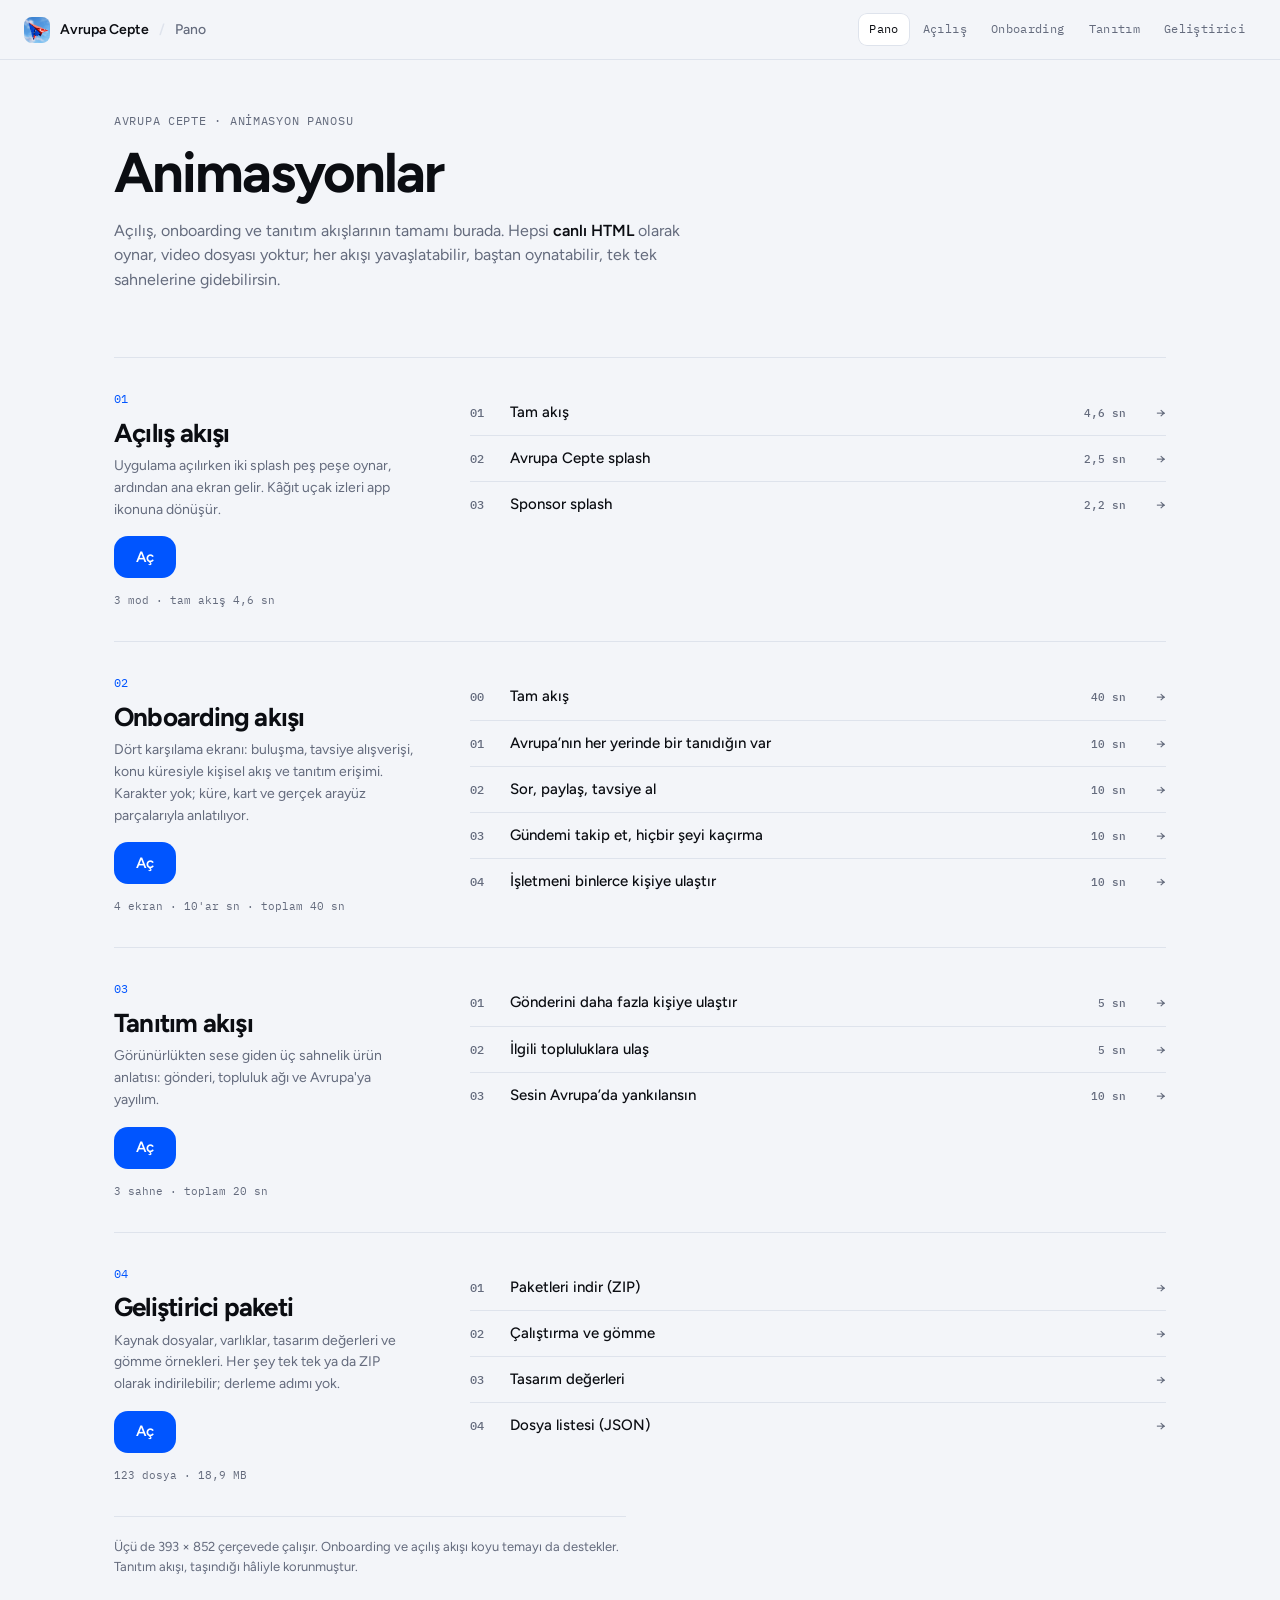
<file: index.html>
<!doctype html>
<html lang="tr">
<head>
<meta charset="utf-8">
<meta name="viewport" content="width=device-width, initial-scale=1">
<title>Avrupa Cepte · Animasyonlar</title>
<meta name="description" content="Avrupa Cepte hareket çalışmaları tek panoda: açılış akışı, onboarding akışı, tanıtım akışı.">
<link rel="icon" href="assets/icon.jpg">
<link rel="preconnect" href="https://fonts.googleapis.com">
<link rel="preconnect" href="https://fonts.gstatic.com" crossorigin>
<link rel="stylesheet" href="https://fonts.googleapis.com/css2?family=Figtree:wght@400;500;600;700&family=IBM+Plex+Mono:wght@400;500&display=swap">
<link rel="stylesheet" href="system.css">
<style>
  .hub {
    max-width: 1100px;
    margin: 0 auto;
    padding-inline: 24px;
    padding-block: 52px 96px;
  }
  .hub header { max-width: 60ch; margin-bottom: 64px; }

  .flow {
    display: grid;
    grid-template-columns: minmax(0, 300px) minmax(0, 1fr);
    gap: 16px 56px;
    align-items: start;
    padding-block: 32px;
    border-top: 1px solid var(--line);
  }
  .flow-head h3 {
    margin: 0 0 8px;
    font-size: 26px;
    font-weight: 700;
    letter-spacing: -.03em;
    line-height: 1.1;
  }
  .flow-head .num {
    font-family: "IBM Plex Mono", ui-monospace, Menlo, monospace;
    font-size: 12px;
    color: var(--accent);
    display: block;
    margin-bottom: 10px;
  }
  .flow-head p { margin: 0 0 16px; color: var(--muted); font-size: 14px; max-width: 42ch; }
  .flow-head .meta {
    font-family: "IBM Plex Mono", ui-monospace, Menlo, monospace;
    font-size: 11px; color: var(--muted); display: block; margin-top: 14px;
  }

  .open {
    display: inline-flex; align-items: center; justify-content: center;
    height: 42px; padding: 0 22px; border-radius: 14px;
    background: var(--accent); color: var(--accent-ink);
    font-weight: 600; font-size: 15px; text-decoration: none;
  }
  .open:hover { filter: brightness(1.06); }

  .scenes { margin: 0; padding: 0; list-style: none; }
  .scenes li { border-top: 1px solid var(--line); }
  /* başlık esner, süre sabit genişlikte sağa yaslanır: tüm satırlarda aynı hiza */
  .scenes .ttl { flex: 1; min-width: 0; }
  .scenes .sn {
    flex: none; width: 52px; text-align: right;
    font-family: "IBM Plex Mono", ui-monospace, Menlo, monospace;
    font-size: 11px; color: var(--muted);
  }
  .scenes li:first-child { border-top: 0; }
  .scenes a {
    display: flex; align-items: baseline; gap: 16px;
    padding-block: 11px; text-decoration: none; color: var(--ink);
    font-size: 15px; font-weight: 500;
  }
  .scenes a:hover { color: var(--accent); }
  .scenes .idx {
    font-family: "IBM Plex Mono", ui-monospace, Menlo, monospace;
    font-size: 12px; color: var(--muted); flex: none; width: 24px;
  }
  .scenes a:hover .idx { color: var(--accent); }
  .scenes .arr { flex: none; margin-left: 14px; color: var(--muted); font-size: 13px; }
  .scenes a:hover .arr { color: var(--accent); }

  @media (max-width: 760px) {
    .hub { padding-block: 40px 64px; padding-inline: 16px; }
    .hub header { margin-bottom: 40px; }
    .flow { grid-template-columns: minmax(0, 1fr); gap: 20px; padding-block: 28px; }
  }
</style>
</head>
<body>

<nav class="topnav">
  <a class="tn-brand" href="/">
    <img class="tn-mark" src="/assets/icon.jpg" alt="">
    <span>Avrupa Cepte</span>
    <span class="tn-sep">/</span>
    <span class="tn-here">Pano</span>
  </a>
  <div class="tn-links">
    <a href="/" aria-current="page">Pano</a>
    <a href="/splash/">Açılış</a>
    <a href="/onboarding/">Onboarding</a>
    <a href="/tanitim/">Tanıtım</a>
    <a href="/gelistirici/">Geliştirici</a>
  </div>
</nav>

<main class="hub">
  <header>
    <p class="eyebrow">Avrupa Cepte · animasyon panosu</p>
    <h1>Animasyonlar</h1>
    <p class="lead">Açılış, onboarding ve tanıtım akışlarının tamamı burada. Hepsi <strong>canlı HTML</strong> olarak oynar, video dosyası yoktur; her akışı yavaşlatabilir, baştan oynatabilir, tek tek sahnelerine gidebilirsin.</p>
  </header>

  <article class="flow">
    <div class="flow-head">
      <span class="num">01</span>
      <h3>Açılış akışı</h3>
      <p>Uygulama açılırken iki splash peş peşe oynar, ardından ana ekran gelir. Kâğıt uçak izleri app ikonuna dönüşür.</p>
      <a class="open" href="splash/">Aç</a>
      <span class="meta">3 mod · tam akış 4,6 sn</span>
    </div>
    <ul class="scenes">
      <li><a href="splash/"><span class="idx">01</span><span class="ttl">Tam akış</span> <span class="sn">4,6 sn</span><span class="arr">→</span></a></li>
      <li><a href="splash/#m=ac"><span class="idx">02</span><span class="ttl">Avrupa Cepte splash</span> <span class="sn">2,5 sn</span><span class="arr">→</span></a></li>
      <li><a href="splash/#m=midas"><span class="idx">03</span><span class="ttl">Sponsor splash</span> <span class="sn">2,2 sn</span><span class="arr">→</span></a></li>
    </ul>
  </article>

  <article class="flow">
    <div class="flow-head">
      <span class="num">02</span>
      <h3>Onboarding akışı</h3>
      <p>Dört karşılama ekranı: buluşma, tavsiye alışverişi, konu küresiyle kişisel akış ve tanıtım erişimi. Karakter yok; küre, kart ve gerçek arayüz parçalarıyla anlatılıyor.</p>
      <a class="open" href="onboarding/">Aç</a>
      <span class="meta">4 ekran · 10'ar sn · toplam 40 sn</span>
    </div>
    <ul class="scenes">
      <li><a href="onboarding/"><span class="idx">00</span><span class="ttl">Tam akış</span> <span class="sn">40 sn</span><span class="arr">→</span></a></li>
      <li><a href="onboarding/#s=1"><span class="idx">01</span><span class="ttl">Avrupa’nın her yerinde bir tanıdığın var</span> <span class="sn">10 sn</span><span class="arr">→</span></a></li>
      <li><a href="onboarding/#s=2"><span class="idx">02</span><span class="ttl">Sor, paylaş, tavsiye al</span> <span class="sn">10 sn</span><span class="arr">→</span></a></li>
      <li><a href="onboarding/#s=3"><span class="idx">03</span><span class="ttl">Gündemi takip et, hiçbir şeyi kaçırma</span> <span class="sn">10 sn</span><span class="arr">→</span></a></li>
      <li><a href="onboarding/#s=4"><span class="idx">04</span><span class="ttl">İşletmeni binlerce kişiye ulaştır</span> <span class="sn">10 sn</span><span class="arr">→</span></a></li>
    </ul>
  </article>

  <article class="flow">
    <div class="flow-head">
      <span class="num">03</span>
      <h3>Tanıtım akışı</h3>
      <p>Görünürlükten sese giden üç sahnelik ürün anlatısı: gönderi, topluluk ağı ve Avrupa'ya yayılım.</p>
      <a class="open" href="tanitim/">Aç</a>
      <span class="meta">3 sahne · toplam 20 sn</span>
    </div>
    <ul class="scenes">
      <li><a href="tanitim/#s=1"><span class="idx">01</span><span class="ttl">Gönderini daha fazla kişiye ulaştır</span> <span class="sn">5 sn</span><span class="arr">→</span></a></li>
      <li><a href="tanitim/#s=2"><span class="idx">02</span><span class="ttl">İlgili topluluklara ulaş</span> <span class="sn">5 sn</span><span class="arr">→</span></a></li>
      <li><a href="tanitim/#s=3"><span class="idx">03</span><span class="ttl">Sesin Avrupa’da yankılansın</span> <span class="sn">10 sn</span><span class="arr">→</span></a></li>
    </ul>
  </article>

  <article class="flow">
    <div class="flow-head">
      <span class="num">04</span>
      <h3>Geliştirici paketi</h3>
      <p>Kaynak dosyalar, varlıklar, tasarım değerleri ve gömme örnekleri. Her şey tek tek ya da ZIP olarak indirilebilir; derleme adımı yok.</p>
      <a class="open" href="gelistirici/">Aç</a>
      <span class="meta">123 dosya · 18,9 MB</span>
    </div>
    <ul class="scenes">
      <li><a href="gelistirici/#indir"><span class="idx">01</span><span class="ttl">Paketleri indir (ZIP)</span><span class="arr">→</span></a></li>
      <li><a href="gelistirici/"><span class="idx">02</span><span class="ttl">Çalıştırma ve gömme</span><span class="arr">→</span></a></li>
      <li><a href="gelistirici/"><span class="idx">03</span><span class="ttl">Tasarım değerleri</span><span class="arr">→</span></a></li>
      <li><a href="dosyalar.json"><span class="idx">04</span><span class="ttl">Dosya listesi (JSON)</span><span class="arr">→</span></a></li>
    </ul>
  </article>

  <p class="note">Üçü de 393 × 852 çerçevede çalışır. Onboarding ve açılış akışı koyu temayı da destekler. Tanıtım akışı, taşındığı hâliyle korunmuştur.</p>
</main>
</body>
</html>
</file>
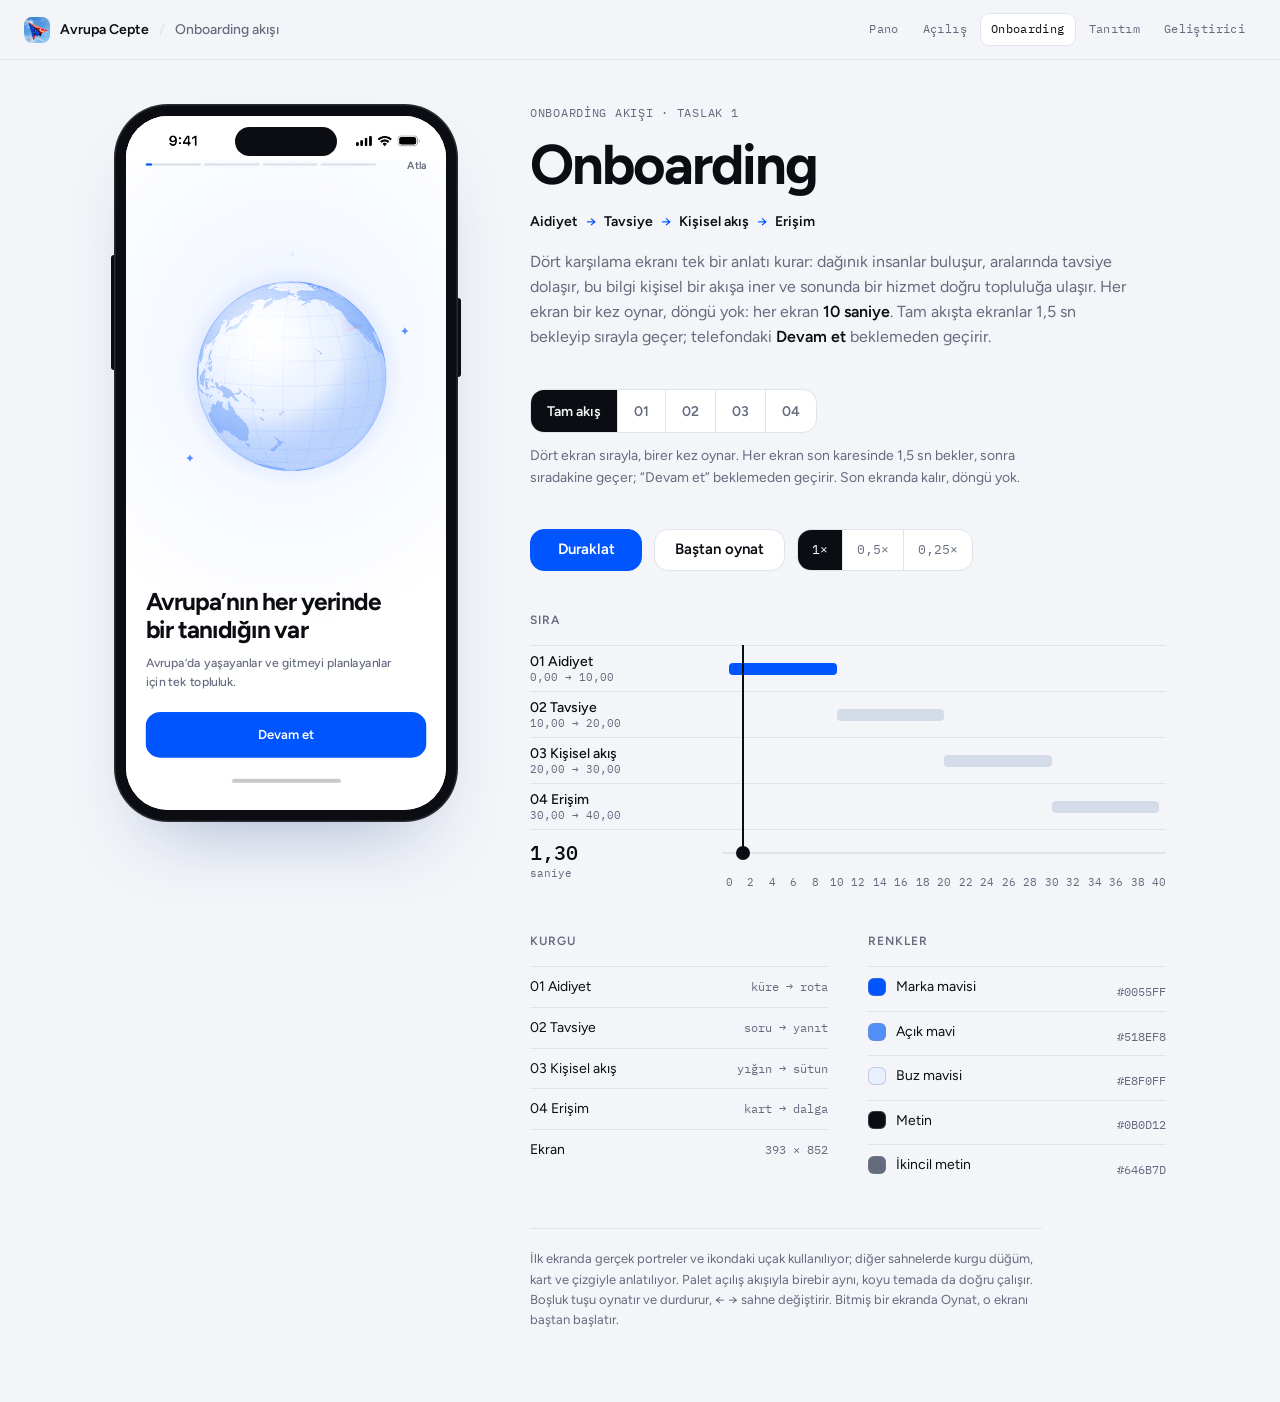
<file: onboarding/index.html>
<!doctype html>
<html lang="tr">
<head>
<meta charset="utf-8">
<meta name="viewport" content="width=device-width, initial-scale=1">
<title>Avrupa Cepte · Onboarding akışı</title>
<meta name="description" content="Avrupa Cepte onboarding akışı: dört karşılama ekranı, canlı HTML animasyon.">
<link rel="icon" href="../assets/icon.jpg">
<link rel="preconnect" href="https://fonts.googleapis.com">
<link rel="preconnect" href="https://fonts.gstatic.com" crossorigin>
<link rel="stylesheet" href="https://fonts.googleapis.com/css2?family=Figtree:wght@400;500;600;700&family=IBM+Plex+Mono:wght@400;500&display=swap">
<link rel="stylesheet" href="../system.css">
<style>
  /* ---------- ekran içi onboarding ---------- */
  .bg {
    inset: 0;
    background:
      radial-gradient(120% 60% at 50% 34%, rgba(0, 85, 255, .07), rgba(0, 85, 255, 0) 68%),
      var(--surface);
  }
  .art { left: 0; top: 0; width: 393px; height: 852px; overflow: visible; }

  /* hikâye çubuğu: her ekran için bir dilim, dolunca sıradakine geçilir.
     Dilim ekran süresi + geçiş beklemesi boyunca dolar, yani tam dolduğu an
     geçiş olur; boşa dolmuş bekleyen çubuk kalmaz. */
  .prog { left: 24px; top: 58px; width: 283px; display: flex; gap: 4px; }
  .prog i { flex: 1; height: 3px; border-radius: 2px; background: var(--line); overflow: hidden; }
  .prog i b { display: block; height: 100%; width: 0; border-radius: 2px; background: var(--brand); }

  .skip, .cta { cursor: pointer; }
  /* Atla: çubukla aynı satırda, sağ uçta. Eskiden çubuğun hemen altındaydı ve
     sanatın üstüne biniyordu. */
  .skip {
    right: 24px; top: 51px; margin: 0;
    font-size: 13px; font-weight: 600; color: var(--muted); letter-spacing: -.01em;
  }

  /* Metin bloğu: 580 + (67 başlık + 14 + 45 alt metin) = 706, butona 26px.
     Eskiden 548'de duruyordu, nokta göstergesi kalkınca altta 58px boşluk
     kalıyordu. */
  .copy { left: 24px; top: 580px; width: 345px; }
  .copy h3 {
    margin: 0 0 14px;
    font-size: 30px; line-height: 1.12; letter-spacing: -.035em; font-weight: 700;
    color: var(--ink);
  }
  .copy h3, .copy p { white-space: nowrap; }
  .copy p {
    margin: 0; font-size: 15px; line-height: 1.5; color: var(--muted); font-weight: 500;
  }


  .cta {
    left: 24px; top: 732px; width: 345px; height: 56px;
    border-radius: 18px; background: var(--brand); color: #fff;
    display: grid; place-items: center;
    font-size: 16px; font-weight: 600; letter-spacing: -.01em;
  }
  .homebar {
    left: 130px; top: 814px; width: 134px; height: 5px;
    border-radius: 3px; background: var(--ink); opacity: .22;
  }

  /* ---------- vektör sınıfları (tema duyarlı) ---------- */
  .art .nd { fill: var(--brand); }
  .art .nd-halo { fill: var(--brand); fill-opacity: .12; }
  .art .ln { stroke: var(--brand-mid); fill: none; stroke-linecap: round; stroke-width: 1.4; }
  .art .ln-faint { stroke: var(--brand); fill: none; stroke-linecap: round; stroke-width: 1.2; stroke-opacity: .2; }
  .art .ring { stroke: var(--brand); fill: none; }
  .art .card { fill: var(--surface); stroke: var(--line); stroke-width: 1; }
  .art .card-soft { fill: var(--tint); }
  .art .sk { fill: var(--line); }
  .art .sk-on { fill: var(--brand); fill-opacity: .35; }
  .art .t-ink { fill: var(--ink); font-weight: 600; }
  .art .t-mute { fill: var(--muted); font-weight: 500; }
  .art .t-brand { fill: var(--brand); font-weight: 600; }
  .art .pill { fill: var(--surface); stroke: var(--line); stroke-width: 1; }
  /* ---------- 02 · tasarımdaki gerçek arayüz parçaları ---------- */
  /* Renkler Avrupa Cepte.pdf s.77'den: mavi #0055FF, yeşil #15AE3B,
     oy hapı #CCD9F3. Koyu temada yeşil ve yüzeyler tokenlara uyar. */
  .art .ui-card { fill: var(--surface); }
  .art .ui-name { fill: var(--ink); font-weight: 700; }
  .art .ui-body { fill: var(--ink); font-weight: 500; }
  .art .ui-mute { fill: var(--muted); font-weight: 500; }
  .art .ui-ring { fill: none; stroke: var(--line); stroke-width: 1; }
  .art .ui-ring-thin { fill: none; stroke: #0B1B3A; stroke-opacity: .12; stroke-width: .9; }
  .art .ui-seal { fill: none; stroke: var(--muted); stroke-width: 1.2; stroke-opacity: .85; }
  .art .ui-menu { stroke: var(--ink); stroke-width: 2; stroke-linecap: round; stroke-opacity: .8; }
  .art .ui-pill { fill: var(--surface); stroke: var(--line); stroke-width: 1; }
  .art .ui-ghost { fill: none; stroke: var(--line); stroke-width: 1; }
  .art .ui-ico { fill: none; stroke: var(--muted); stroke-width: 1.5; stroke-linecap: round; stroke-linejoin: round; }
  .art .ui-up { fill: var(--brand); fill-opacity: .18; }
  .art .ui-up-t { fill: var(--brand); font-weight: 700; }
  .art .ui-up-i { fill: var(--brand); }
  .art .ui-ok { fill: var(--ok); font-weight: 600; }
  .art .ui-ok-fill { fill: var(--ok); }
  .art .ui-ans { fill: var(--ok-tint); stroke: var(--ok); stroke-width: 1.2; }
  /* koyu temada yeşil açılıyor; üstündeki yazı beyaz kalırsa okunmuyor */
  .art .ui-seal-b { fill: none; stroke: var(--brand); stroke-width: 1.2; }
  .art .ui-brand-t { fill: var(--brand); font-weight: 600; }
  .art .ui-page { fill: var(--tint); fill-opacity: .55; stroke: var(--line); stroke-width: 1; }
  .art .ui-sel { fill: none; stroke: var(--brand); stroke-width: 1.8; }
  .art .ui-chk { fill: var(--surface); stroke: var(--line); stroke-width: 1; }
  .art .ui-chk-off { fill: none; stroke: var(--muted); stroke-width: 1.8; stroke-linecap: round; stroke-linejoin: round; }
  .art .ui-chk-on { fill: none; stroke: var(--ink); stroke-width: 2.1; stroke-linecap: round; stroke-linejoin: round; }
  .art .ui-tag { fill: var(--line); fill-opacity: .6; }
  .art .ui-logo { fill: var(--brand); }
  .art .ui-dot { fill: var(--brand); }
  .art .ui-tint { fill: var(--tint); }
  .art .ui-ico-b { fill: none; stroke: var(--brand); stroke-width: 1.6; stroke-linecap: round; stroke-linejoin: round; }
  .art .ui-ok-ink { fill: #FFFFFF; font-weight: 600; }
  @media (prefers-color-scheme: dark) { :root:not([data-theme="light"]) .art .ui-ok-ink { fill: #06240F; } }
  :root[data-theme="dark"] .art .ui-ok-ink { fill: #06240F; }

  .art .globe-land { fill: var(--brand-mid); fill-opacity: .42; stroke: var(--brand); stroke-opacity: .18; stroke-width: .6; }
  .art .globe-grat { fill: none; stroke: var(--brand); stroke-opacity: .12; stroke-width: .6; }
  .art .globe-rim { fill: none; stroke: var(--brand); stroke-opacity: .22; stroke-width: 1; }
</style>
</head>
<body>

<nav class="topnav">
  <a class="tn-brand" href="/">
    <img class="tn-mark" src="/assets/icon.jpg" alt="">
    <span>Avrupa Cepte</span>
    <span class="tn-sep">/</span>
    <span class="tn-here">Onboarding akışı</span>
  </a>
  <div class="tn-links">
    <a href="/">Pano</a>
    <a href="/splash/">Açılış</a>
    <a href="/onboarding/" aria-current="page">Onboarding</a>
    <a href="/tanitim/">Tanıtım</a>
    <a href="/gelistirici/">Geliştirici</a>
  </div>
</nav>

<main class="wrap">
  <div class="phone">
    <div class="screen" id="screen">
      <div class="stage" id="stage">
        <div class="bg"></div>
        <svg class="art" id="art" viewBox="0 0 393 852" aria-hidden="true"></svg>
        <img class="status" src="../assets/status.png" alt="" id="status">
        <div class="prog" id="obProg" aria-hidden="true"><i><b></b></i><i><b></b></i><i><b></b></i><i><b></b></i></div>
        <p class="skip">Atla</p>
        <div class="copy">
          <h3 id="obHead">Avrupa’nın her yerinde<br>bir tanıdığın var</h3>
          <p id="obSub">Avrupa’da yaşayanlar ve gitmeyi planlayanlar<br>için tek topluluk.</p>
        </div>
        <div class="cta" id="obCta">Devam et</div>
        <div class="homebar"></div>
      </div>
    </div>
  </div>

  <div class="panel">
    <header>
      <p class="eyebrow">Onboarding akışı · taslak 1</p>
      <h1>Onboarding</h1>
      <ul class="chain" aria-label="Akış">
        <li>Aidiyet</li><li>Tavsiye</li><li>Kişisel akış</li><li>Erişim</li>
      </ul>
      <p class="lead">Dört karşılama ekranı tek bir anlatı kurar: dağınık insanlar buluşur, aralarında tavsiye dolaşır, bu bilgi kişisel bir akışa iner ve sonunda bir hizmet doğru topluluğa ulaşır. Her ekran bir kez oynar, döngü yok: her ekran <strong>10 saniye</strong>. Tam akışta ekranlar 1,5 sn bekleyip sırayla geçer; telefondaki <strong>Devam et</strong> beklemeden geçirir.</p>
    </header>

    <div class="modes">
      <div class="seg" role="radiogroup" aria-label="Sahne">
        <input type="radio" name="mode" id="m-full" value="full" checked><label for="m-full">Tam akış</label>
        <input type="radio" name="mode" id="m-1" value="1"><label for="m-1">01</label>
        <input type="radio" name="mode" id="m-2" value="2"><label for="m-2">02</label>
        <input type="radio" name="mode" id="m-3" value="3"><label for="m-3">03</label>
        <input type="radio" name="mode" id="m-4" value="4"><label for="m-4">04</label>
      </div>
      <p class="mode-note" id="modeNote"></p>
    </div>

    <div class="controls">
      <button class="btn primary" id="play" type="button" aria-pressed="false">Oynat</button>
      <button class="btn" id="replay" type="button">Baştan oynat</button>
      <div class="seg" role="radiogroup" aria-label="Oynatma hızı">
        <input type="radio" name="speed" id="sp-1" value="1" checked><label for="sp-1">1×</label>
        <input type="radio" name="speed" id="sp-05" value="0.5"><label for="sp-05">0,5×</label>
        <input type="radio" name="speed" id="sp-025" value="0.25"><label for="sp-025">0,25×</label>
      </div>
    </div>

    <section aria-labelledby="h-seq">
      <h2 id="h-seq">Sıra</h2>
      <div class="tl">
        <div id="rows"></div>
        <div class="tl-axis">
          <div class="timecode" id="time">0,00<small>saniye</small></div>
          <div>
            <input class="scrub" type="range" id="scrub" min="0" max="14400" step="10" value="0" aria-label="Zaman">
            <div class="ticks" id="ticks" aria-hidden="true"></div>
          </div>
        </div>
        <div class="head" aria-hidden="true"><i id="playhead"></i></div>
      </div>
    </section>

    <div class="facts">
      <section aria-labelledby="h-src">
        <h2 id="h-src">Kurgu</h2>
        <ul class="list">
          <li><span>01 Aidiyet</span><span class="src">küre → rota</span></li>
          <li><span>02 Tavsiye</span><span class="src">soru → yanıt</span></li>
          <li><span>03 Kişisel akış</span><span class="src">yığın → sütun</span></li>
          <li><span>04 Erişim</span><span class="src">kart → dalga</span></li>
          <li><span>Ekran</span><span class="src">393 × 852</span></li>
        </ul>
      </section>
      <section aria-labelledby="h-col">
        <h2 id="h-col">Renkler</h2>
        <ul class="list">
          <li><span class="sw"><span class="chip" style="background:#0055FF"></span>Marka mavisi</span><code>#0055FF</code></li>
          <li><span class="sw"><span class="chip" style="background:#518EF8"></span>Açık mavi</span><code>#518EF8</code></li>
          <li><span class="sw"><span class="chip" style="background:#E8F0FF"></span>Buz mavisi</span><code>#E8F0FF</code></li>
          <li><span class="sw"><span class="chip" style="background:#0B0D12"></span>Metin</span><code>#0B0D12</code></li>
          <li><span class="sw"><span class="chip" style="background:#646B7D"></span>İkincil metin</span><code>#646B7D</code></li>
        </ul>
      </section>
    </div>

    <p class="note">İlk ekranda gerçek portreler ve ikondaki uçak kullanılıyor; diğer sahnelerde kurgu düğüm, kart ve çizgiyle anlatılıyor. Palet açılış akışıyla birebir aynı, koyu temada da doğru çalışır. Boşluk tuşu oynatır ve durdurur, ← → sahne değiştirir. Bitmiş bir ekranda Oynat, o ekranı baştan başlatır.</p>
  </div>
</main>

<script src="/tanitim/assets/d3.min.js"></script>
<script src="app.js"></script>
</body>
</html>
</file>
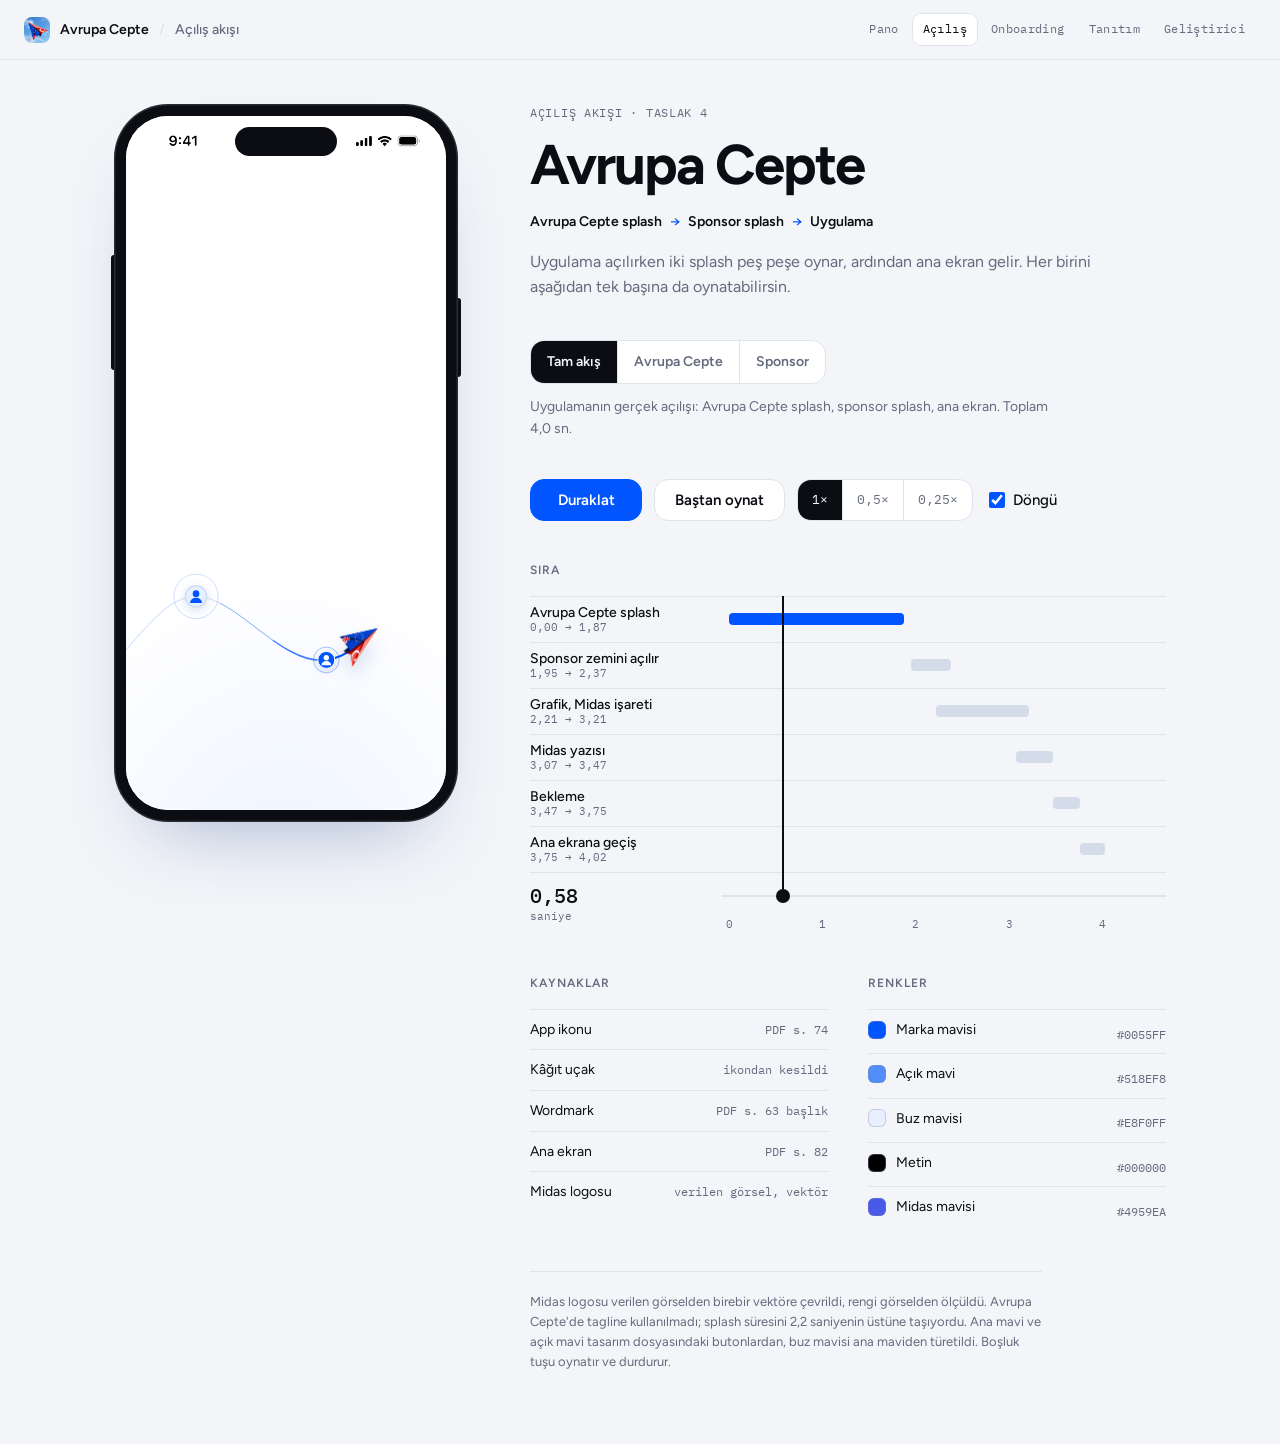
<file: splash/index.html>
<!doctype html>
<html lang="tr">
<head>
<meta charset="utf-8">
<meta name="viewport" content="width=device-width, initial-scale=1">
<title>Avrupa Cepte · Açılış akışı</title>
<link rel="preconnect" href="https://fonts.googleapis.com">
<link rel="preconnect" href="https://fonts.gstatic.com" crossorigin>
<link rel="stylesheet" href="https://fonts.googleapis.com/css2?family=Figtree:wght@400;500;600;700&family=IBM+Plex+Mono:wght@400;500&display=swap">
<link rel="stylesheet" href="../system.css">
<style>
  /* Yalnızca açılış sahnesine ait stiller. Kasa, panel, zaman çizelgesi
     ve tipografi ../system.css dosyasından gelir. */
  .bg {
    inset: 0;
    background:
      radial-gradient(120% 60% at 50% 108%, rgba(0, 85, 255, .07), rgba(0, 85, 255, 0) 70%),
      #FFFFFF;
  }
  .splash { inset: 0; transform-origin: 196.5px 400px; }
  .splash > * { position: absolute; }
  .glow {
    left: 66.5px;
    top: 300px;
    width: 260px;
    height: 220px;
    border-radius: 50%;
    background: radial-gradient(closest-side, rgba(0, 85, 255, .22), rgba(81, 142, 248, .10) 55%, rgba(81, 142, 248, 0));
    filter: blur(6px);
    opacity: 0;
  }
  .scene { left: 0; top: 0; width: 393px; height: 852px; overflow: visible; }
  .person { filter: drop-shadow(0 3px 6px rgba(0, 60, 160, .16)); }
  .tile {
    left: 148.5px;
    top: 344px;
    width: 96px;
    height: 96px;
    border-radius: 22px;
    background: #7FB2EC url("assets/icon.jpg") center / cover no-repeat;
    box-shadow: 0 12px 30px -6px rgba(0, 50, 150, .28), 0 2px 6px rgba(0, 0, 0, .06);
    opacity: 0;
  }
  .plane { left: 0; top: 0; width: 72.09px; height: 65.24px; will-change: transform, filter; }
  .plane img {
    display: block;
    width: 100%;
    height: 100%;
    transform-origin: 50% 50%;
    will-change: transform;
  }
  .wordmark { left: 112.5px; top: 466px; width: 168px; height: auto; opacity: 0; }
  .status-light { opacity: 0; }

  /* sponsor splash */
  .midas { inset: 0; background: #4959EA; clip-path: circle(0px at 196.5px 392px); }
  .midas > * { position: absolute; }
  .m-caption {
    left: 0;
    right: 0;
    top: 752px;
    margin: 0;
    text-align: center;
    color: #FFFFFF;
    font-size: 11px;
    font-weight: 600;
    letter-spacing: .2em;
    opacity: 0;
  }
  .home { left: 0; top: 0; width: 393px; height: 852px; opacity: 0; transform-origin: 50% 40%; }
</style>
</head>
<body>

<nav class="topnav">
  <a class="tn-brand" href="/">
    <img class="tn-mark" src="/assets/icon.jpg" alt="">
    <span>Avrupa Cepte</span>
    <span class="tn-sep">/</span>
    <span class="tn-here">Açılış akışı</span>
  </a>
  <div class="tn-links">
    <a href="/">Pano</a>
    <a href="/splash/" aria-current="page">Açılış</a>
    <a href="/onboarding/">Onboarding</a>
    <a href="/tanitim/">Tanıtım</a>
    <a href="/gelistirici/">Geliştirici</a>
  </div>
</nav>

<main class="wrap">
  <div class="phone">
    <div class="screen" id="screen">
      <div class="stage" id="stage">
        <div class="bg"></div>
        <div class="splash" id="splash">
          <div class="glow" id="glow"></div>
          <svg class="scene" viewBox="0 0 393 852" aria-hidden="true">
            <path id="routeFaint" d="M-40 700 C10 650 44 590 86 590 C136 590 190 675 246 668 C306 660 344 568 326 500 C316 462 238.2 430.5 201.1 396.9" fill="none" stroke="#0055FF" stroke-opacity=".14" stroke-width="1.4" stroke-linecap="round"/>
            <g id="trails" fill="none" stroke="#0055FF" stroke-linecap="round"></g>
            <g id="people"></g>
            <path id="outline" d="M244.5 404 V418 A22 22 0 0 1 222.5 440 H170.5 A22 22 0 0 1 148.5 418 V366 A22 22 0 0 1 170.5 344 H222.5 A22 22 0 0 1 244.5 366 Z" fill="none" stroke="#0055FF" stroke-width="2.2" stroke-linejoin="round" stroke-linecap="round"/>
          </svg>
          <div class="tile" id="tile"></div>
          <div class="plane" id="plane"><img id="planeImg" src="assets/plane.png" alt=""></div>
          <img class="wordmark" id="wordmark" src="assets/wordmark.png" alt="Avrupa Cepte">
        </div>
        <div class="midas" id="midas">
          <svg class="scene" viewBox="0 0 393 852" aria-hidden="true">
            <path id="mChart" d="M-12 566 L28 530 L52 543 L84 494 L108 508 L134 450 L158.4 393.2" fill="none" stroke="#FFFFFF" stroke-width="2.4" stroke-linecap="round" stroke-linejoin="round"/>
            <g transform="translate(196.5 400) scale(.62) translate(-600 -309)" fill="#FFFFFF">
              <clipPath id="mClip1" clipPathUnits="userSpaceOnUse"><rect id="mClipR1" x="536" y="214" width="96" height="0"/></clipPath>
              <clipPath id="mClip2" clipPathUnits="userSpaceOnUse"><rect id="mClipR2" x="596" y="214" width="96" height="0"/></clipPath>
              <g clip-path="url(#mClip1)"><path id="mBar1" d="M605.2 314.4C605.5 314.3 606.4 314.2 607.1 314.1C609.2 313.9 609.9 313.8 610.4 313.4C610.7 313.3 611.3 313.1 611.7 313.0C612.1 312.9 612.7 312.7 613.1 312.4C613.5 312.2 613.9 312.0 614.0 312.0C614.1 312.0 614.5 311.8 614.9 311.6C615.3 311.3 615.7 311.1 615.9 311.0C616.4 310.9 617.9 310.0 618.3 309.5C619.1 308.5 619.2 307.1 618.5 306.0C618.3 305.7 618.1 305.2 618.0 304.9C617.9 304.6 617.6 304.2 617.5 303.9C617.3 303.7 617.1 303.2 617.0 302.9C616.9 302.6 616.6 302.2 616.5 301.9C616.3 301.7 616.1 301.2 616.0 300.9C615.9 300.6 615.6 300.2 615.4 299.9C615.3 299.6 615.0 299.1 614.9 298.8C614.9 298.5 614.6 298.0 614.5 297.7C614.3 297.4 614.0 296.9 613.9 296.6C613.8 296.3 613.6 295.8 613.5 295.7C613.4 295.5 613.2 295.1 613.1 294.7C613.0 294.4 612.7 293.8 612.4 293.4C612.2 293.0 612.0 292.6 612.0 292.5C612.0 292.4 611.8 291.9 611.5 291.5C611.2 291.1 611.0 290.6 611.0 290.5C611.0 290.4 610.8 289.9 610.5 289.5C610.2 289.1 610.0 288.6 610.0 288.5C610.0 288.4 609.8 288.0 609.5 287.5C609.2 287.1 609.0 286.5 608.9 286.2C608.9 286.0 608.7 285.6 608.5 285.2C608.3 284.9 608.0 284.4 607.9 284.1C607.8 283.8 607.7 283.4 607.5 283.3C607.4 283.1 607.2 282.7 607.1 282.3C607.0 281.9 606.7 281.3 606.5 281.0C606.3 280.7 606.1 280.2 606.0 279.9C605.9 279.6 605.6 279.2 605.5 278.9C605.3 278.7 605.1 278.2 605.0 277.9C604.9 277.7 604.6 277.2 604.4 276.8C604.2 276.5 604.0 276.1 604.0 276.0C604.0 275.9 603.8 275.5 603.5 275.0C603.2 274.6 603.0 274.0 602.9 273.8C602.9 273.5 602.7 273.0 602.5 272.7C602.3 272.4 602.1 271.9 602.0 271.7C601.9 271.4 601.7 270.9 601.5 270.6C601.3 270.3 601.1 269.8 601.0 269.6C600.9 269.3 600.7 268.8 600.5 268.5C600.3 268.2 600.1 267.8 600.0 267.5C599.9 267.3 599.7 266.9 599.6 266.6C599.4 266.4 599.1 265.9 599.0 265.6C598.9 265.2 598.6 264.7 598.4 264.3C598.2 264.0 598.0 263.6 598.0 263.5C598.0 263.4 597.8 263.0 597.5 262.6C597.3 262.2 597.0 261.6 596.9 261.3C596.9 261.0 596.6 260.4 596.4 260.1C596.2 259.7 596.0 259.4 596.0 259.3C596.0 259.1 595.9 258.8 595.7 258.5C595.5 258.2 595.2 257.6 595.1 257.3C595.0 256.9 594.7 256.3 594.4 255.9C594.2 255.5 594.0 255.1 594.0 255.0C594.0 254.9 593.8 254.5 593.6 254.2C593.4 253.8 593.1 253.3 593.0 253.0C592.9 252.6 592.6 252.2 592.4 251.9C592.3 251.6 592.1 251.2 592.0 250.9C591.9 250.6 591.6 250.2 591.4 249.9C591.3 249.6 591.0 249.1 590.9 248.8C590.9 248.5 590.6 247.9 590.4 247.6C590.2 247.2 590.0 246.8 589.9 246.6C589.9 246.4 589.7 245.9 589.5 245.6C589.3 245.3 589.1 244.8 589.0 244.6C588.9 244.3 588.7 243.8 588.4 243.4C588.2 243.0 588.0 242.6 588.0 242.5C588.0 242.4 587.8 241.9 587.5 241.5C587.2 241.1 587.0 240.6 587.0 240.5C587.0 240.4 586.8 239.9 586.5 239.5C586.2 239.1 586.0 238.6 586.0 238.5C586.0 238.4 585.8 238.0 585.5 237.6C585.3 237.2 585.0 236.6 584.9 236.3C584.9 236.0 584.6 235.4 584.4 235.1C584.2 234.7 584.0 234.4 584.0 234.3C584.0 234.1 582.7 231.6 582.5 231.4C582.5 231.3 582.2 230.8 582.0 230.4C581.8 230.0 581.6 229.6 581.4 229.5C581.3 229.4 581.1 229.2 581.0 228.9C580.7 228.2 576.7 224.0 576.4 224.0C576.3 224.0 576.0 223.8 575.7 223.5C575.4 223.2 575.1 223.0 575.0 223.0C575.0 223.0 574.7 222.8 574.4 222.6C574.2 222.4 573.7 222.1 573.4 222.0C573.1 221.8 572.6 221.6 572.3 221.4C572.0 221.2 571.5 221.0 571.2 220.9C570.9 220.8 570.4 220.6 570.2 220.4C569.9 220.2 569.4 220.1 568.8 219.9C568.3 219.8 567.5 219.6 567.1 219.4C565.1 218.6 557.1 218.7 555.1 219.6C554.7 219.8 554.2 219.9 553.8 220.0C553.4 220.1 552.8 220.3 552.5 220.5C552.2 220.7 551.6 220.9 551.2 221.0C550.9 221.1 550.3 221.3 549.9 221.6C549.5 221.8 549.1 222.0 549.0 222.0C548.8 222.0 547.2 223.0 546.7 223.4C545.7 224.3 545.6 226.0 546.5 227.5C546.8 227.9 547.0 228.4 547.0 228.5C547.0 228.6 547.2 229.0 547.5 229.5C547.8 229.9 548.0 230.5 548.1 230.8C548.1 231.0 548.3 231.4 548.5 231.8C548.7 232.1 548.9 232.5 549.0 232.8C549.1 233.1 549.4 233.7 549.6 234.1C549.8 234.5 550.0 234.9 550.0 235.0C550.0 235.1 550.2 235.6 550.5 236.0C550.8 236.4 551.0 236.9 551.0 237.0C551.0 237.1 551.2 237.6 551.5 238.0C551.8 238.4 552.0 238.9 552.0 239.0C552.0 239.1 552.2 239.5 552.4 239.8C552.6 240.2 552.9 240.7 553.0 241.1C553.2 241.4 553.4 241.8 553.5 242.0C553.7 242.2 553.9 242.7 554.0 243.1C554.1 243.5 554.4 244.1 554.6 244.3C554.7 244.6 554.9 245.0 555.0 245.3C555.1 245.6 555.3 246.1 555.5 246.4C555.7 246.7 555.9 247.2 556.0 247.4C556.1 247.7 556.3 248.2 556.6 248.6C556.8 249.0 557.0 249.4 557.0 249.5C557.0 249.6 557.2 250.1 557.5 250.5C557.8 250.9 558.0 251.4 558.0 251.5C558.0 251.6 558.2 252.0 558.4 252.4C558.7 252.8 558.9 253.2 559.0 253.5C559.1 253.7 559.3 254.2 559.5 254.5C559.7 254.8 560.0 255.4 560.1 255.7C560.1 256.0 560.4 256.6 560.6 256.9C560.8 257.3 561.0 257.6 561.0 257.7C561.0 257.8 561.2 258.3 561.5 258.8C561.8 259.4 562.0 259.9 562.0 260.0C562.0 260.1 562.2 260.6 562.5 261.0C562.8 261.4 563.0 261.9 563.0 262.0C563.0 262.1 563.2 262.5 563.4 262.8C563.6 263.2 563.9 263.7 564.0 264.0C564.1 264.4 564.4 264.8 564.6 265.1C564.7 265.4 565.0 265.8 565.1 266.1C565.2 266.4 565.4 266.8 565.5 267.0C565.7 267.2 565.9 267.7 566.0 268.1C566.1 268.5 566.4 269.1 566.6 269.3C566.7 269.6 566.9 270.1 567.0 270.4C567.1 270.7 567.3 271.2 567.5 271.4C567.7 271.6 567.9 272.0 568.0 272.3C568.1 272.7 568.3 273.1 568.4 273.4C568.6 273.6 568.9 274.1 569.0 274.4C569.1 274.8 569.4 275.3 569.6 275.7C569.8 276.0 570.0 276.4 570.0 276.5C570.0 276.6 570.2 277.1 570.5 277.5C570.8 277.9 571.0 278.4 571.0 278.5C571.0 278.6 571.2 279.0 571.5 279.5C571.8 279.9 572.0 280.5 572.1 280.8C572.1 281.0 572.3 281.4 572.5 281.6C572.6 281.9 572.9 282.4 573.0 282.7C573.1 283.1 573.3 283.5 573.4 283.7C573.6 283.9 573.8 284.3 573.9 284.7C574.0 285.1 574.3 285.7 574.5 286.0C574.7 286.3 574.9 286.8 575.0 287.1C575.1 287.3 575.4 287.8 575.6 288.2C575.8 288.5 576.0 288.9 576.0 289.0C576.0 289.1 576.2 289.5 576.4 289.8C576.6 290.2 576.9 290.7 577.0 291.0C577.1 291.4 577.4 291.9 577.6 292.1C577.7 292.4 578.0 292.9 578.1 293.2C578.1 293.5 578.4 294.1 578.6 294.4C578.8 294.8 579.0 295.2 579.1 295.4C579.1 295.6 579.3 296.1 579.5 296.4C579.7 296.7 579.9 297.2 580.0 297.4C580.1 297.7 580.3 298.2 580.6 298.6C580.8 299.0 581.0 299.4 581.0 299.5C581.0 299.6 581.2 300.0 581.4 300.4C581.7 300.8 581.9 301.3 582.0 301.5C582.1 301.7 582.3 302.1 582.5 302.4C582.7 302.6 583.0 303.1 583.1 303.3C583.3 303.6 583.4 303.9 583.5 303.9C583.6 304.0 583.8 304.2 584.0 304.5C585.0 306.2 587.8 308.9 589.4 309.9C589.7 310.1 590.0 310.3 590.2 310.5C590.3 310.6 590.6 310.8 590.9 310.9C591.1 311.1 591.5 311.3 591.8 311.5C592.0 311.7 592.4 311.9 592.7 312.0C593.0 312.1 593.4 312.3 593.7 312.5C594.0 312.6 594.7 312.9 595.2 313.0C595.7 313.1 596.4 313.4 596.8 313.5C597.4 313.8 598.2 313.9 599.7 314.1C600.8 314.3 601.7 314.4 601.7 314.4C601.8 314.5 604.6 314.5 605.2 314.4Z"/></g>
              <g clip-path="url(#mClip2)"><path id="mBar2" d="M666.2 314.3C669.7 313.8 669.9 313.8 670.4 313.4C670.7 313.3 671.3 313.1 671.7 313.0C672.1 312.9 672.6 312.7 672.9 312.6C673.1 312.4 673.6 312.1 674.0 312.0C674.3 311.9 674.9 311.6 675.2 311.4C675.5 311.2 675.9 311.0 676.0 311.0C676.3 311.0 677.9 310.0 678.3 309.5C679.2 308.5 679.2 307.1 678.4 305.9C678.2 305.5 678.0 305.1 678.0 305.0C678.0 304.9 677.8 304.5 677.6 304.2C677.4 303.8 677.1 303.3 677.0 303.0C676.9 302.7 676.6 302.1 676.4 301.8C676.2 301.5 676.0 301.1 676.0 301.0C676.0 300.9 675.8 300.5 675.6 300.1C675.3 299.7 675.0 299.1 674.9 298.7C674.8 298.4 674.5 297.8 674.3 297.5C674.1 297.2 674.0 296.9 674.0 296.7C674.0 296.6 673.8 296.2 673.6 295.9C673.3 295.5 673.1 295.0 673.1 294.8C673.0 294.5 672.8 293.9 672.5 293.5C672.2 293.0 672.0 292.6 672.0 292.5C672.0 292.4 671.8 291.9 671.5 291.5C671.2 291.1 671.0 290.6 671.0 290.5C671.0 290.4 670.8 289.9 670.5 289.5C670.2 289.1 670.0 288.6 670.0 288.5C670.0 288.4 669.8 288.0 669.6 287.6C669.3 287.2 669.1 286.7 669.0 286.4C668.9 286.2 668.7 285.7 668.5 285.4C668.3 285.1 668.1 284.6 668.0 284.3C667.9 284.0 667.7 283.6 667.6 283.3C667.4 283.1 667.1 282.6 667.0 282.2C666.9 281.8 666.6 281.2 666.4 280.8C666.2 280.5 666.0 280.1 666.0 280.0C666.0 279.9 665.8 279.5 665.6 279.2C665.4 278.8 665.1 278.3 665.0 278.0C664.9 277.7 664.6 277.1 664.4 276.8C664.2 276.5 664.0 276.1 664.0 276.0C664.0 275.9 663.8 275.5 663.5 275.0C663.2 274.6 663.0 274.0 662.9 273.7C662.8 273.4 662.6 272.9 662.4 272.6C662.2 272.2 662.0 271.8 661.9 271.6C661.9 271.4 661.7 270.9 661.5 270.6C661.3 270.3 661.1 269.8 661.0 269.6C660.9 269.3 660.7 268.8 660.4 268.4C660.2 268.0 660.0 267.6 660.0 267.5C660.0 267.4 659.8 267.0 659.6 266.6C659.3 266.2 659.1 265.7 659.0 265.5C658.9 265.3 658.7 264.8 658.4 264.4C658.2 264.0 658.0 263.6 658.0 263.5C658.0 263.4 657.8 263.0 657.6 262.6C657.3 262.2 657.1 261.7 657.0 261.4C656.9 261.2 656.7 260.7 656.5 260.4C656.3 260.1 656.1 259.6 656.1 259.4C656.0 259.2 655.8 258.7 655.6 258.3C655.3 257.9 655.1 257.4 655.1 257.2C655.0 257.0 654.8 256.4 654.5 256.0C654.2 255.6 654.0 255.0 653.9 254.9C653.9 254.7 653.7 254.3 653.5 254.0C653.3 253.7 653.1 253.2 653.0 252.9C652.9 252.7 652.6 252.2 652.4 251.8C652.2 251.5 652.0 251.1 652.0 251.0C652.0 250.9 651.8 250.5 651.6 250.1C651.3 249.8 651.0 249.2 650.9 248.8C650.8 248.5 650.6 247.9 650.4 247.6C650.2 247.2 650.0 246.8 649.9 246.6C649.9 246.4 649.7 245.9 649.5 245.6C649.3 245.3 649.1 244.8 649.0 244.6C648.9 244.3 648.7 243.8 648.4 243.4C648.2 243.0 648.0 242.6 648.0 242.5C648.0 242.4 647.8 242.0 647.6 241.6C647.3 241.2 647.1 240.7 647.0 240.5C646.9 240.3 646.7 239.8 646.4 239.4C646.2 239.0 646.0 238.6 646.0 238.5C646.0 238.4 645.8 238.0 645.6 237.6C645.3 237.2 645.1 236.7 645.0 236.4C644.9 236.2 644.7 235.7 644.5 235.4C644.3 235.1 644.1 234.6 644.0 234.3C643.9 234.0 643.8 233.6 643.6 233.4C643.5 233.2 643.2 232.7 643.1 232.3C643.0 232.0 642.7 231.5 642.5 231.2C642.3 231.0 642.1 230.7 642.1 230.5C642.0 230.4 641.8 230.0 641.6 229.7C641.3 229.4 641.1 229.0 641.0 228.9C640.6 228.1 637.1 224.5 636.2 223.8C635.4 223.3 634.8 222.9 634.3 222.5C634.0 222.3 633.6 222.0 633.3 221.9C633.0 221.8 632.6 221.6 632.3 221.4C632.0 221.2 631.5 221.0 631.2 220.9C630.9 220.8 630.4 220.6 630.1 220.4C629.7 220.2 629.2 220.0 628.8 219.9C628.5 219.9 627.8 219.7 627.2 219.5C625.0 218.6 617.2 218.7 615.0 219.6C614.7 219.7 614.1 219.9 613.7 220.0C613.3 220.1 612.7 220.3 612.4 220.5C612.1 220.7 611.6 220.9 611.2 221.0C610.9 221.1 610.3 221.3 610.0 221.5C609.7 221.7 609.2 221.9 608.9 222.0C608.3 222.3 607.1 223.0 606.7 223.4C606.1 223.9 606.0 224.4 606.0 225.5C606.0 226.6 606.1 226.9 606.6 227.6C606.7 227.8 606.9 228.2 607.0 228.5C607.1 228.7 607.3 229.2 607.5 229.5C607.7 229.8 607.9 230.3 608.0 230.6C608.1 230.9 608.3 231.4 608.4 231.6C608.6 231.9 608.9 232.4 609.1 232.9C609.2 233.3 609.4 233.7 609.5 233.8C609.6 233.9 609.7 234.3 609.9 234.7C610.0 235.1 610.3 235.7 610.5 236.0C610.7 236.3 610.9 236.8 611.0 237.1C611.1 237.4 611.4 237.8 611.5 238.1C611.7 238.3 611.9 238.8 612.0 239.1C612.1 239.4 612.4 239.8 612.5 240.1C612.7 240.3 612.9 240.8 613.0 241.1C613.1 241.4 613.4 241.8 613.5 242.1C613.7 242.3 613.9 242.8 614.0 243.2C614.1 243.5 614.3 244.0 614.5 244.3C614.7 244.6 614.9 245.0 615.0 245.3C615.1 245.6 615.3 246.1 615.5 246.4C615.7 246.7 615.9 247.2 616.0 247.4C616.1 247.7 616.3 248.2 616.6 248.6C616.8 249.0 617.0 249.4 617.0 249.5C617.0 249.6 617.2 250.1 617.5 250.5C617.8 250.9 618.0 251.4 618.0 251.5C618.0 251.6 618.2 252.0 618.4 252.4C618.7 252.8 618.9 253.2 619.0 253.5C619.1 253.7 619.3 254.2 619.5 254.5C619.7 254.8 619.9 255.3 620.0 255.6C620.1 255.9 620.3 256.4 620.5 256.6C620.6 256.9 620.9 257.4 621.0 257.7C621.1 258.1 621.3 258.5 621.4 258.7C621.6 258.9 621.8 259.4 621.9 259.8C622.1 260.3 622.4 260.8 622.6 261.1C622.7 261.4 622.9 261.8 623.0 262.1C623.1 262.4 623.4 262.8 623.5 263.1C623.7 263.3 623.9 263.8 624.0 264.1C624.1 264.4 624.4 264.8 624.5 265.1C624.7 265.3 624.9 265.8 625.0 266.1C625.1 266.4 625.4 266.8 625.5 267.1C625.7 267.3 625.9 267.8 626.0 268.2C626.1 268.5 626.3 269.0 626.6 269.4C626.8 269.7 627.0 270.2 627.1 270.4C627.1 270.6 627.3 271.1 627.5 271.4C627.7 271.7 627.9 272.2 628.0 272.4C628.1 272.7 628.3 273.2 628.6 273.6C628.8 274.0 629.0 274.4 629.0 274.5C629.0 274.6 629.2 275.1 629.5 275.5C629.8 275.9 630.0 276.4 630.0 276.5C630.0 276.6 630.2 277.0 630.4 277.4C630.7 277.8 630.9 278.2 631.0 278.5C631.1 278.7 631.3 279.2 631.5 279.5C631.7 279.8 631.9 280.3 632.0 280.6C632.1 280.9 632.3 281.4 632.5 281.6C632.6 281.9 632.9 282.4 633.0 282.7C633.1 283.1 633.3 283.5 633.4 283.7C633.6 283.9 633.8 284.3 633.9 284.7C634.0 285.1 634.3 285.7 634.5 286.0C634.7 286.3 634.9 286.8 635.0 287.1C635.1 287.4 635.4 287.8 635.5 288.1C635.7 288.3 635.9 288.8 636.0 289.1C636.1 289.3 636.4 289.8 636.5 290.0C636.7 290.3 636.9 290.7 637.0 291.0C637.1 291.2 637.3 291.7 637.5 292.0C637.7 292.3 637.9 292.8 638.0 293.1C638.1 293.4 638.3 294.0 638.5 294.3C638.7 294.6 638.9 295.1 639.0 295.3C639.1 295.6 639.3 296.1 639.5 296.4C639.7 296.7 639.9 297.2 640.0 297.4C640.1 297.7 640.3 298.2 640.6 298.6C640.8 299.0 641.0 299.4 641.0 299.5C641.0 299.6 641.2 300.0 641.5 300.5C641.8 300.9 642.0 301.5 642.1 301.6C642.1 301.8 642.3 302.1 642.5 302.4C642.7 302.6 643.0 303.0 643.1 303.3C643.2 303.6 643.4 303.9 643.6 304.0C643.7 304.1 643.8 304.3 643.9 304.5C644.4 305.4 647.2 308.4 648.2 309.1C648.5 309.2 649.0 309.6 649.4 309.9C649.9 310.3 650.3 310.6 650.5 310.7C650.7 310.8 651.1 311.1 651.3 311.2C651.5 311.4 651.9 311.6 652.2 311.8C652.6 311.9 653.2 312.2 653.7 312.4C654.2 312.7 654.9 312.9 655.2 313.0C655.6 313.1 656.3 313.3 656.8 313.5C657.4 313.8 658.1 313.9 659.6 314.1C660.8 314.3 661.7 314.4 661.8 314.5C661.8 314.6 665.1 314.4 666.2 314.3Z"/></g>
              <path id="mWord" fill-rule="evenodd" d="M599.7 399.1C601.2 399.0 602.6 398.7 603.6 398.3C603.9 398.2 604.5 398.0 604.8 397.9C605.1 397.8 605.6 397.6 605.8 397.5C606.0 397.3 606.4 397.1 606.6 397.0C606.8 396.9 607.2 396.7 607.5 396.5C607.8 396.2 608.2 395.9 608.4 395.8C609.1 395.5 610.6 393.9 610.9 393.2C611.2 392.7 611.3 392.5 611.5 392.5C612.0 392.5 612.0 392.9 612.0 395.4C612.0 397.2 612.0 397.7 612.2 397.9C612.4 398.3 620.6 398.2 621.1 397.9C621.6 397.5 621.7 333.1 621.2 332.5C620.8 332.0 612.0 332.0 611.5 332.5C611.2 332.8 611.2 332.8 611.2 345.0C611.1 354.3 611.1 357.3 611.0 357.4C610.7 357.8 610.4 357.6 609.8 356.8C609.2 356.1 607.9 354.9 607.0 354.3C605.4 353.3 604.9 353.0 604.5 352.9C604.2 352.9 603.6 352.7 603.2 352.5C602.4 352.1 602.2 352.1 599.1 351.8C597.9 351.6 595.2 351.7 593.8 351.9C593.3 351.9 592.6 352.0 592.2 352.1C591.4 352.1 588.7 353.1 588.0 353.5C587.7 353.7 587.2 353.9 587.0 354.0C586.7 354.1 586.3 354.3 586.1 354.5C585.9 354.7 585.5 354.9 585.3 355.1C584.2 355.7 581.7 358.3 581.0 359.4C580.8 359.7 580.6 360.0 580.5 360.1C580.4 360.1 580.2 360.4 580.0 360.8C579.9 361.1 579.6 361.6 579.4 361.8C579.3 362.0 579.1 362.4 579.0 362.7C578.9 363.0 578.7 363.4 578.5 363.7C578.3 364.0 578.1 364.6 577.9 365.0C577.8 365.4 577.6 366.0 577.5 366.2C577.4 366.4 577.1 367.2 577.0 367.9C576.9 368.6 576.6 369.8 576.4 370.4C575.6 373.4 576.3 381.9 577.5 384.8C577.7 385.3 578.0 386.0 578.1 386.4C578.1 386.8 578.3 387.3 578.5 387.5C578.6 387.7 578.9 388.1 579.0 388.5C579.2 388.9 579.4 389.3 579.5 389.3C579.6 389.4 579.8 389.7 580.0 390.0C580.3 390.7 580.8 391.3 581.5 392.1C581.7 392.4 582.0 392.7 582.1 392.9C582.6 393.9 586.2 396.7 587.3 397.0C587.6 397.1 588.0 397.3 588.3 397.5C588.6 397.7 589.2 398.0 589.8 398.1C590.3 398.3 590.9 398.4 591.0 398.6C591.5 398.9 592.6 399.0 595.4 399.1C596.8 399.2 598.1 399.2 598.2 399.2C598.3 399.2 599.0 399.1 599.7 399.1ZM708.1 398.6C708.6 398.4 709.5 398.1 710.1 398.0C710.7 397.9 711.4 397.6 711.7 397.4C712.0 397.2 712.4 397.0 712.5 397.0C712.6 397.0 713.0 396.8 713.3 396.6C713.6 396.3 714.1 396.0 714.4 395.9C715.1 395.5 717.6 392.9 717.9 392.3C718.1 391.9 718.3 391.5 718.5 391.2C718.7 390.9 718.9 390.4 719.1 390.0C719.2 389.6 719.4 389.1 719.5 388.8C720.3 387.5 720.2 382.2 719.4 380.5C719.2 380.0 719.0 379.6 719.0 379.5C719.0 379.4 718.8 379.0 718.6 378.7C718.4 378.4 718.2 377.9 718.1 377.7C717.6 376.6 715.4 374.4 714.3 373.9C714.0 373.8 713.7 373.6 713.5 373.5C713.3 373.4 712.7 373.1 712.1 373.0C711.6 372.9 710.8 372.6 710.5 372.5C710.1 372.3 709.3 372.1 708.6 372.1C708.0 372.0 707.0 371.7 706.4 371.6C705.9 371.4 704.7 371.1 703.9 371.0C703.0 370.9 702.1 370.6 701.9 370.5C701.6 370.4 700.9 370.2 700.4 370.1C699.9 370.0 699.2 369.7 698.9 369.6C698.6 369.4 698.1 369.2 697.8 369.1C695.2 368.6 693.4 365.8 694.5 363.9C694.7 363.5 694.9 363.0 695.0 362.7C695.2 361.9 696.3 361.2 698.1 360.6C699.7 360.1 699.7 360.1 701.9 360.1C703.5 360.1 704.2 360.2 704.6 360.3C706.0 360.8 706.7 361.2 707.1 361.5C707.3 361.8 707.8 362.2 708.1 362.6C708.8 363.3 709.6 364.6 709.9 365.6C710.2 366.8 710.0 366.8 714.9 366.7C718.7 366.6 719.3 366.6 719.5 366.4C719.9 366.1 719.8 365.0 719.4 364.1C719.3 363.8 719.1 363.1 719.0 362.7C718.9 362.3 718.7 361.7 718.5 361.4C718.3 361.1 718.1 360.6 718.0 360.3C717.9 360.0 717.7 359.7 717.6 359.6C717.5 359.4 717.2 359.1 717.0 358.7C716.1 357.2 714.5 355.4 713.8 355.0C713.6 354.9 713.3 354.7 713.1 354.5C712.9 354.3 712.4 354.1 712.2 353.9C711.9 353.8 711.4 353.6 711.2 353.4C711.0 353.3 710.5 353.1 710.2 353.0C709.9 352.9 709.2 352.7 708.8 352.5C708.4 352.3 707.7 352.1 707.3 352.1C706.9 352.0 706.0 351.9 705.3 351.8C703.5 351.5 699.6 351.5 698.9 351.8C698.8 351.8 698.1 351.9 697.4 352.0C696.5 352.1 696.0 352.2 695.4 352.5C694.9 352.7 694.2 352.9 693.8 353.0C693.1 353.1 691.8 353.8 691.1 354.4C690.9 354.6 690.5 354.8 690.4 354.9C688.9 355.6 686.7 358.2 685.6 360.2C684.5 362.5 683.9 367.4 684.6 368.9C684.7 369.2 684.8 369.8 684.9 370.2C685.0 370.7 685.3 371.3 685.4 371.5C685.6 371.7 685.9 372.3 686.0 372.6C686.4 373.4 688.5 375.6 689.2 376.0C689.4 376.1 689.7 376.3 690.0 376.5C690.2 376.7 690.6 376.9 690.9 377.0C691.2 377.1 691.8 377.3 692.2 377.5C692.7 377.8 693.3 377.9 694.2 378.0C694.9 378.1 695.9 378.3 696.5 378.5C697.1 378.7 698.2 378.9 699.1 379.1C700.0 379.2 701.0 379.4 701.3 379.5C701.6 379.7 702.4 379.9 703.1 380.0C703.8 380.1 704.6 380.4 705.0 380.5C705.3 380.7 705.8 380.9 706.2 381.0C706.5 381.1 707.0 381.3 707.2 381.5C707.4 381.6 707.9 381.9 708.2 382.0C708.6 382.1 708.8 382.3 709.1 382.7C709.3 383.0 709.6 383.4 709.7 383.6C710.6 384.8 709.7 388.4 708.4 389.0C708.2 389.1 707.8 389.3 707.5 389.5C707.2 389.8 706.7 389.9 706.2 390.0C705.8 390.1 705.1 390.2 704.6 390.4C703.3 390.7 700.4 390.8 699.6 390.5C699.3 390.4 698.5 390.1 697.8 390.0C697.1 389.9 696.4 389.7 696.3 389.5C696.1 389.4 695.6 389.1 695.2 389.0C694.0 388.4 693.0 387.0 692.2 384.8C691.8 383.6 692.2 383.7 687.2 383.7C684.8 383.7 682.7 383.7 682.7 383.7C682.2 383.8 682.1 384.6 682.4 385.8C682.6 386.5 682.8 387.5 682.9 388.0C683.1 388.6 683.3 389.2 683.6 389.6C683.8 390.0 684.0 390.4 684.0 390.5C684.0 390.6 684.2 391.0 684.5 391.4C684.7 391.8 685.0 392.2 685.1 392.4C685.3 392.9 688.3 395.8 688.8 396.1C689.0 396.2 689.3 396.4 689.5 396.6C689.7 396.7 690.1 396.9 690.3 397.0C690.6 397.1 691.0 397.3 691.3 397.5C691.6 397.7 692.0 397.9 692.4 397.9C692.7 398.0 693.2 398.1 693.6 398.3C696.3 399.3 705.0 399.5 708.1 398.6ZM654.2 399.0C655.6 398.8 658.2 398.1 658.9 397.6C659.2 397.4 659.6 397.1 660.0 397.0C660.6 396.8 661.1 396.4 662.0 395.6C662.2 395.4 662.6 395.1 662.7 395.0C662.9 394.9 663.3 394.4 663.7 393.9C664.1 393.4 664.4 393.0 664.5 393.0C664.6 393.0 664.7 393.0 664.8 392.9C665.3 392.7 665.4 393.2 665.3 395.4C665.2 398.4 664.7 398.1 670.2 398.1C674.8 398.1 674.9 398.1 674.9 397.5C674.9 397.4 674.9 387.4 674.9 375.3C674.9 353.4 674.9 353.2 674.6 352.9C674.4 352.7 674.2 352.7 670.8 352.7C664.9 352.6 665.3 352.4 665.3 355.5C665.3 357.0 665.3 357.8 665.2 357.9C664.9 358.2 664.4 357.9 663.9 357.2C663.4 356.4 662.2 355.3 661.6 355.0C661.5 354.9 661.1 354.7 660.9 354.4C660.7 354.2 660.4 354.0 660.3 354.0C660.1 354.0 659.7 353.8 659.4 353.6C659.0 353.3 658.5 353.1 658.2 353.0C657.8 352.9 657.3 352.7 657.0 352.6C655.9 352.0 651.4 351.5 649.0 351.7C648.1 351.8 647.0 351.9 646.4 352.0C645.3 352.0 642.1 353.0 641.3 353.6C641.1 353.7 640.7 353.9 640.4 354.0C640.1 354.1 639.8 354.3 639.6 354.5C639.4 354.6 639.0 354.9 638.8 355.0C637.7 355.6 634.6 358.8 633.5 360.7C633.3 361.1 632.8 361.7 632.6 362.1C632.3 362.5 632.0 363.2 631.9 363.5C631.8 363.9 631.6 364.3 631.5 364.5C631.4 364.7 631.1 365.3 631.0 365.8C630.9 366.4 630.6 367.2 630.5 367.7C630.3 368.2 630.1 369.2 630.0 369.9C629.9 370.6 629.8 371.6 629.7 372.1C629.3 375.1 629.7 381.1 630.5 383.5C630.7 384.1 631.0 384.9 631.1 385.3C631.2 385.8 631.4 386.4 631.6 386.7C631.8 387.0 632.0 387.4 632.0 387.5C632.0 387.6 632.2 388.0 632.5 388.5C632.8 388.9 633.0 389.5 633.1 389.6C633.1 389.8 633.5 390.3 633.9 390.9C634.2 391.4 634.7 392.0 634.9 392.2C635.3 392.9 638.1 395.6 638.6 395.9C638.9 396.0 639.4 396.3 639.7 396.5C640.1 396.8 640.5 397.0 640.6 397.0C640.6 397.0 641.0 397.2 641.3 397.4C641.6 397.6 642.2 397.8 642.6 397.9C643.0 398.1 643.6 398.3 643.9 398.4C645.2 399.0 651.0 399.4 654.2 399.0ZM489.9 397.9C490.1 397.7 490.1 397.1 490.2 383.5C490.2 369.3 490.2 369.3 490.5 368.3C490.7 367.8 490.9 367.1 491.0 366.8C491.1 366.5 491.3 366.1 491.4 365.8C491.6 365.6 491.9 365.1 492.1 364.8C492.4 364.0 494.0 362.5 494.7 362.1C495.0 362.0 495.4 361.7 495.6 361.5C495.8 361.3 496.2 361.1 496.5 361.1C496.7 361.0 497.5 360.9 498.1 360.7C499.6 360.5 500.8 360.4 501.8 360.7C502.2 360.8 502.9 360.9 503.3 360.9C505.2 361.2 507.6 363.8 508.1 366.1C508.3 366.6 508.5 367.4 508.6 367.8C508.8 368.4 508.8 369.3 508.8 383.1C508.9 397.2 508.9 397.7 509.1 397.9C509.4 398.2 518.5 398.3 518.9 397.9C519.0 397.8 519.1 396.6 519.1 386.4C519.1 368.4 519.1 369.2 519.8 367.4C520.1 366.5 520.5 365.5 520.7 365.1C521.1 364.3 523.1 362.3 523.8 361.9C524.0 361.8 524.4 361.6 524.6 361.4C524.8 361.3 525.3 361.1 525.6 361.0C525.9 360.9 526.6 360.8 527.0 360.7C528.1 360.4 530.0 360.4 531.2 360.7C531.7 360.9 532.4 361.0 532.7 361.1C533.3 361.2 534.6 362.0 535.4 362.8C536.4 364.0 536.8 364.9 537.2 366.8C537.9 369.9 537.9 370.0 537.9 384.3C537.9 397.7 537.9 397.9 538.2 398.1C538.8 398.3 547.7 398.2 547.8 397.9C548.0 397.7 548.0 394.8 548.0 382.4C548.0 366.0 548.0 365.2 547.4 364.0C547.3 363.8 547.1 363.2 547.1 362.8C547.0 362.4 546.8 361.8 546.6 361.4C546.4 361.1 546.2 360.5 546.1 360.1C545.9 359.8 545.7 359.3 545.6 359.2C545.4 359.0 545.2 358.6 545.0 358.3C544.1 356.8 542.0 354.6 540.6 353.9C540.4 353.8 540.1 353.6 539.9 353.4C539.8 353.3 539.4 353.1 539.1 353.0C538.8 352.9 538.2 352.7 537.8 352.5C537.0 352.1 536.2 352.0 533.4 351.8C532.7 351.7 532.0 351.6 531.8 351.6C531.6 351.5 529.9 351.6 527.3 351.9C526.4 352.1 525.9 352.2 525.6 352.4C525.4 352.5 524.8 352.7 524.3 352.9C522.4 353.5 520.1 355.0 518.1 356.9C517.3 357.7 516.6 358.4 516.5 358.4C516.3 358.4 515.6 357.6 515.1 356.9C514.2 355.5 511.6 353.5 509.8 352.8C509.3 352.6 508.5 352.4 508.2 352.2C507.8 352.1 507.0 352.0 506.3 351.9C505.6 351.8 504.5 351.7 503.7 351.6C501.7 351.4 498.2 351.9 496.6 352.6C496.1 352.8 495.6 353.0 495.5 353.0C495.4 353.0 495.0 353.2 494.7 353.4C494.4 353.7 493.9 354.0 493.6 354.1C493.4 354.3 492.6 354.9 491.9 355.7C490.7 356.8 489.8 357.5 489.5 357.5C489.5 357.5 489.4 356.7 489.5 355.6C489.6 352.5 490.0 352.7 484.7 352.7C482.4 352.7 480.5 352.7 480.4 352.7C480.0 352.8 480.0 353.1 480.0 375.5C480.0 398.4 480.0 398.0 480.5 398.1C480.6 398.2 482.7 398.2 485.1 398.2C489.4 398.1 489.7 398.1 489.9 397.9ZM567.5 398.1C567.6 398.1 567.8 398.0 568.0 397.9C568.3 397.7 568.3 397.7 568.3 375.5C568.3 352.3 568.3 353.0 567.7 352.8C567.0 352.6 558.6 352.7 558.3 353.0C558.1 353.2 558.1 354.3 558.1 375.5C558.1 387.7 558.2 397.8 558.2 397.9C558.2 398.0 558.4 398.1 558.5 398.1C558.7 398.2 565.5 398.2 567.5 398.1ZM597.8 390.0C596.5 389.9 595.5 389.7 595.2 389.5C594.9 389.4 594.4 389.2 594.0 389.1C593.6 389.0 593.2 388.7 593.0 388.5C592.7 388.3 592.3 388.0 592.0 387.8C591.2 387.4 589.5 385.6 589.1 384.9C589.0 384.6 588.7 384.1 588.5 383.9C588.3 383.7 588.0 383.2 587.9 382.7C587.7 382.3 587.5 381.7 587.3 381.3C587.1 381.0 587.0 380.5 587.0 380.3C587.0 380.1 586.8 379.1 586.6 378.1C586.1 375.8 586.2 375.1 586.7 372.1C587.0 370.5 587.2 369.7 587.5 369.2C587.7 368.9 587.9 368.3 588.0 368.0C588.1 367.8 588.3 367.3 588.6 367.0C588.8 366.7 589.0 366.4 589.0 366.3C589.0 365.9 591.4 363.4 592.2 362.9C592.5 362.8 592.9 362.6 593.1 362.4C593.3 362.2 593.7 362.0 594.0 361.9C594.2 361.9 594.8 361.7 595.2 361.5C596.7 360.7 601.4 360.7 603.2 361.5C603.7 361.8 604.3 362.0 604.5 362.1C604.9 362.2 605.6 362.7 606.4 363.4C606.7 363.6 607.1 363.9 607.3 364.0C607.7 364.2 608.3 364.9 609.0 366.2C609.2 366.5 609.5 366.9 609.7 367.1C609.8 367.3 610.0 367.6 610.0 367.7C610.0 367.9 610.2 368.4 610.5 368.9C610.8 369.5 611.0 370.0 611.0 370.2C611.0 370.4 611.2 371.2 611.4 372.0C611.9 374.2 611.9 376.7 611.5 378.7C611.3 379.4 611.1 380.4 611.0 380.8C610.9 381.2 610.7 381.8 610.5 382.2C610.3 382.5 610.1 383.0 610.0 383.3C609.9 383.5 609.8 383.8 609.7 383.9C609.6 384.0 609.2 384.4 608.9 384.9C608.3 385.9 606.5 387.7 605.8 388.0C605.5 388.2 605.2 388.4 605.0 388.5C604.6 388.8 603.7 389.1 602.1 389.7C601.4 390.0 598.9 390.2 597.8 390.0ZM650.2 389.9C649.7 389.8 649.1 389.6 648.8 389.5C648.4 389.3 647.9 389.1 647.6 389.0C647.3 388.9 646.7 388.7 646.4 388.4C646.1 388.2 645.7 388.0 645.7 388.0C645.6 388.0 645.3 387.8 645.0 387.5C644.7 387.3 644.2 386.7 643.8 386.4C642.8 385.3 642.3 384.7 642.0 384.0C641.9 383.7 641.6 383.1 641.4 382.8C641.2 382.5 641.0 382.0 640.9 381.7C640.9 381.3 640.7 380.8 640.5 380.4C639.7 378.8 639.6 372.5 640.4 370.8C640.6 370.4 640.9 369.7 641.0 369.2C641.2 368.3 642.0 366.8 642.4 366.2C642.6 366.1 642.9 365.7 643.0 365.4C643.4 364.8 644.8 363.4 645.7 362.8C646.0 362.7 646.3 362.4 646.5 362.3C646.7 362.1 647.3 361.9 649.2 361.2C649.6 361.0 650.3 361.0 652.2 361.0C655.0 360.9 656.1 361.1 656.7 361.5C657.0 361.7 657.4 361.9 657.6 361.9C658.0 362.0 659.5 363.0 660.1 363.5C660.3 363.8 660.8 364.2 661.2 364.6C661.6 365.0 662.0 365.5 662.1 365.7C662.2 365.9 662.4 366.2 662.5 366.3C662.8 366.7 663.8 368.7 663.9 369.2C664.0 369.4 664.2 370.2 664.5 370.9C665.3 373.3 665.2 377.7 664.3 380.3C664.1 381.0 663.9 381.7 663.9 381.8C663.9 381.9 663.8 382.2 663.7 382.4C663.6 382.6 663.3 383.1 663.1 383.5C662.9 383.9 662.5 384.5 662.3 384.9C661.9 385.7 660.0 387.5 659.3 387.9C659.1 388.0 658.6 388.3 658.3 388.6C658.0 388.8 657.5 389.0 657.2 389.1C656.9 389.1 656.3 389.3 655.8 389.5C654.9 390.0 652.0 390.1 650.2 389.9ZM566.0 344.3C567.6 343.6 568.7 342.4 569.1 341.2C569.2 340.8 569.4 340.2 569.5 339.9C569.7 339.6 569.7 339.1 569.7 338.2C569.6 337.0 569.5 336.7 568.8 335.1C568.5 334.3 566.4 332.4 565.6 332.1C564.5 331.7 561.0 331.8 560.4 332.3C559.1 333.2 558.4 334.0 557.6 335.1C556.6 336.6 556.6 339.9 557.6 341.7C558.1 342.6 559.4 344.0 559.7 344.0C559.8 344.0 560.2 344.2 560.6 344.4C562.2 345.2 564.2 345.2 566.0 344.3Z"/>
            </g>
            <circle id="mDot" cx="158.4" cy="393.2" r="3" fill="#FFFFFF"/>
          </svg>
          <p class="m-caption" id="mCaption" lang="en">SPONSOR</p>
        </div>
        <img class="status" id="statusDark" src="assets/status-dark.png" alt="">
        <img class="status status-light" id="statusLight" src="assets/status-light.png" alt="">
        <img class="home" id="home" src="assets/home.jpg" alt="Ana ekran">
      </div>
    </div>
  </div>

  <div class="panel">
    <header>
      <p class="eyebrow">Açılış akışı · taslak 4</p>
      <h1>Avrupa Cepte</h1>
      <ul class="chain" aria-label="Akış">
        <li>Avrupa Cepte splash</li><li>Sponsor splash</li><li>Uygulama</li>
      </ul>
      <p class="lead">Uygulama açılırken iki splash peş peşe oynar, ardından ana ekran gelir. Her birini aşağıdan tek başına da oynatabilirsin.</p>
    </header>

    <div class="modes">
      <div class="seg" role="radiogroup" aria-label="Animasyon">
        <input type="radio" name="mode" id="mode-full" value="full" checked><label for="mode-full">Tam akış</label>
        <input type="radio" name="mode" id="mode-ac" value="ac"><label for="mode-ac">Avrupa Cepte</label>
        <input type="radio" name="mode" id="mode-midas" value="midas"><label for="mode-midas">Sponsor</label>
      </div>
      <p class="mode-note" id="modeNote"></p>
    </div>

    <div class="controls">
      <button class="btn primary" id="play" type="button" aria-pressed="false">Oynat</button>
      <button class="btn" id="replay" type="button">Baştan oynat</button>
      <div class="seg" role="radiogroup" aria-label="Oynatma hızı">
        <input type="radio" name="speed" id="speed-1" value="1" checked><label for="speed-1">1×</label>
        <input type="radio" name="speed" id="speed-05" value="0.5"><label for="speed-05">0,5×</label>
        <input type="radio" name="speed" id="speed-025" value="0.25"><label for="speed-025">0,25×</label>
      </div>
      <label class="check"><input type="checkbox" id="loop" checked> Döngü</label>
    </div>

    <section aria-labelledby="h-seq">
      <h2 id="h-seq">Sıra</h2>
      <div class="tl">
        <div id="rows"></div>
        <div class="tl-axis">
          <div class="timecode" id="time">0,00<small>saniye</small></div>
          <div>
            <input class="scrub" type="range" id="scrub" min="0" max="4600" step="10" value="0" aria-label="Zaman">
            <div class="ticks" id="ticks" aria-hidden="true"></div>
          </div>
        </div>
        <div class="head" aria-hidden="true"><i id="playhead"></i></div>
      </div>
    </section>

    <div class="facts">
      <section aria-labelledby="h-src">
        <h2 id="h-src">Kaynaklar</h2>
        <ul class="list">
          <li><span>App ikonu</span><span class="src">PDF s. 74</span></li>
          <li><span>Kâğıt uçak</span><span class="src">ikondan kesildi</span></li>
          <li><span>Wordmark</span><span class="src">PDF s. 63 başlık</span></li>
          <li><span>Ana ekran</span><span class="src">PDF s. 82</span></li>
          <li><span>Midas logosu</span><span class="src">verilen görsel, vektör</span></li>
        </ul>
      </section>
      <section aria-labelledby="h-col">
        <h2 id="h-col">Renkler</h2>
        <ul class="list">
          <li><span class="sw"><span class="chip" style="background:#0055FF"></span>Marka mavisi</span><code>#0055FF</code></li>
          <li><span class="sw"><span class="chip" style="background:#518EF8"></span>Açık mavi</span><code>#518EF8</code></li>
          <li><span class="sw"><span class="chip" style="background:#E8F0FF"></span>Buz mavisi</span><code>#E8F0FF</code></li>
          <li><span class="sw"><span class="chip" style="background:#000000"></span>Metin</span><code>#000000</code></li>
          <li><span class="sw"><span class="chip" style="background:#4959EA"></span>Midas mavisi</span><code>#4959EA</code></li>
        </ul>
      </section>
    </div>

    <p class="note">Midas logosu verilen görselden birebir vektöre çevrildi, rengi görselden ölçüldü. Avrupa Cepte'de tagline kullanılmadı; splash süresini 2,2 saniyenin üstüne taşıyordu. Ana mavi ve açık mavi tasarım dosyasındaki butonlardan, buz mavisi ana maviden türetildi. Boşluk tuşu oynatır ve durdurur.</p>
  </div>
</main>

<script>
  const C = { x: 196.5, y: 392 };     // icon tile center
  const NOSE = Math.atan2(230 - 595, 188 - 591.5) * 180 / Math.PI;  // plane nose direction inside the icon art
  const F0 = .10, F1 = 1.25;          // flight window
  const SVGNS = 'http://www.w3.org/2000/svg';

  const clamp = (x, a = 0, b = 1) => Math.min(b, Math.max(a, x));
  const seg = (t, a, b) => clamp((t - a) / (b - a));
  const lerp = (a, b, p) => a + (b - a) * p;
  const wrap = d => ((d + 540) % 360) - 180;
  const E = {
    inOut: x => x < .5 ? 4 * x * x * x : 1 - Math.pow(-2 * x + 2, 3) / 2,
    out: x => 1 - Math.pow(1 - x, 3),
    in: x => x * x * x,
    back: x => { const c1 = 1.4, c3 = c1 + 1; return 1 + c3 * Math.pow(x - 1, 3) + c1 * Math.pow(x - 1, 2); },
    // enters with speed, eases into the landing without stalling (hermite, v0 = 1.25, v1 = .12)
    glide: x => 1.25 * x + .38 * x * x - .63 * x * x * x,
  };
  const $ = id => document.getElementById(id);
  const num = (v, d = 2) => v.toFixed(d).replace('.', ',');
  const el = (tag, attrs, parent) => {
    const n = document.createElementNS(SVGNS, tag);
    for (const k in attrs) n.setAttribute(k, attrs[k]);
    if (parent) parent.appendChild(n);
    return n;
  };

  // ---------- route + flight ----------
  const route = $('routeFaint');
  const L = route.getTotalLength();
  const at = s => route.getPointAtLength(clamp(s, 0, L));
  const flight = t => L * E.glide(seg(t, F0, F1));
  const heading = (s, back, ahead) => { const a = at(s - back), b = at(s + ahead); return Math.atan2(b.y - a.y, b.x - a.x) * 180 / Math.PI; };
  const windowDash = (path, a, b) => {
    if (b - a < .5) { path.style.opacity = 0; return; }
    path.style.opacity = 1;
    path.style.strokeDasharray = `0 ${a} ${b - a} ${L + 10}`;
  };

  // tapered contrail: long and thin behind, short and bold at the plane
  const TRAILS = [
    { len: 190, w: 1.2, o: .35 },
    { len: 110, w: 1.8, o: .6 },
    { len: 48,  w: 2.6, o: 1 },
  ].map(tr => ({ ...tr, path: el('path', { d: route.getAttribute('d'), 'stroke-width': tr.w, 'stroke-opacity': tr.o }, $('trails')) }));

  // ---------- people the plane reaches ----------
  const PEOPLE = [
    { x: 86,  y: 590, bg: '#E8F0FF', fg: '#0055FF', ring: '#C9DAFF' },
    { x: 246, y: 668, bg: '#0055FF', fg: '#FFFFFF', ring: '#FFFFFF' },
    { x: 326, y: 500, bg: '#518EF8', fg: '#FFFFFF', ring: '#FFFFFF' },
  ];
  const lengthAt = (x, y) => {
    let best = 0, bd = Infinity;
    for (let s = 0; s <= L; s += 1) {
      const p = route.getPointAtLength(s), d = (p.x - x) ** 2 + (p.y - y) ** 2;
      if (d < bd) { bd = d; best = s; }
    }
    return best;
  };
  const timeAtLength = s => { for (let t = F0; t <= F1; t += .001) if (flight(t) >= s) return t; return F1; };

  const gPeople = $('people');
  PEOPLE.forEach(n => {
    n.t = timeAtLength(lengthAt(n.x, n.y));
    n.ping = el('circle', { cx: n.x, cy: n.y, r: 13, fill: 'none', stroke: '#0055FF', 'stroke-width': 1.2 }, gPeople);
    n.g = el('g', { class: 'person' }, gPeople);
    el('circle', { r: 13, fill: n.bg, stroke: n.ring, 'stroke-width': 1.5 }, n.g);
    el('circle', { cy: -3.4, r: 4.1, fill: n.fg }, n.g);
    el('path', { d: 'M-7.4 8 a7.4 6.2 0 0 1 14.8 0 Z', fill: n.fg }, n.g);
  });

  // ---------- scene ----------
  const outline = $('outline');
  const OL = outline.getTotalLength();
  outline.style.strokeDasharray = OL;
  const tile = $('tile'), plane = $('plane'), planeImg = $('planeImg'), glow = $('glow'), wordmark = $('wordmark');
  const splash = $('splash'), home = $('home');
  const PW = 72.09, PH = 65.24;   // plane.png = icon art crop (186,228)-(997,962) at 96/1080
  const END = at(L);

  // ---------- Avrupa Cepte splash (t: 0 → 1.87, then holds) ----------
  function renderAC(t) {
    // route: faint history + tapered trail, both retract into the icon once the plane lands
    const s = flight(t);
    const retract = E.inOut(seg(t, 1.21, 1.41));
    windowDash(route, s * retract, s);
    TRAILS.forEach(tr => windowDash(tr.path, Math.max(s - tr.len, s * retract), s));

    // plane: follows the tangent a little ahead, banks into turns, flutters like paper,
    // flies high (small, soft shadow) and comes down toward the screen to land in the icon
    const land = E.out(seg(t, F1 - .14, F1 + .24));
    const air = 1 - land;
    let rot = wrap(heading(s, 4, 12) - NOSE);
    const turn = wrap(heading(s + 18, 0, 6) - heading(s - 18, 6, 0)) / 36;       // deg per px
    const roll = clamp(turn * 48, -40, 40) * air;
    rot += 1.6 * Math.sin((t - F0) * Math.PI * 2 * 2.4) * air * seg(t, F0, F0 + .2);
    rot = lerp(rot, 0, E.out(seg(t, F1 - .02, F1 + .26)));
    const depth = E.inOut(seg(t, F0, F0 + .75));
    const cruise = lerp(.9, .72, depth);
    const sc = t < F1 - .14 ? cruise : lerp(.72, 1, E.back(seg(t, F1 - .14, F1 + .26)));
    const pos = t <= F1 ? at(s) : END;

    plane.style.transform = `translate(${pos.x - PW / 2}px, ${pos.y - PH / 2}px)`;
    planeImg.style.transform = `rotate(${rot}deg) rotate(${NOSE}deg) scaleY(${Math.cos(roll * Math.PI / 180)}) rotate(${-NOSE}deg) scale(${sc})`;
    const lift = air * depth;
    plane.style.filter = `drop-shadow(0 ${lerp(6, 18, lift)}px ${lerp(7, 12, lift)}px rgba(0, 45, 140, ${lerp(.22, .13, lift)}))`;
    plane.style.opacity = 1 - seg(t, 1.57, 1.67);

    // people pop as the plane reaches them, then gather into the icon
    const gather = E.inOut(seg(t, 1.17, 1.41));
    const fade = 1 - seg(t, 1.30, 1.43);
    PEOPLE.forEach(n => {
      const pop = seg(t, n.t - .03, n.t + .27);
      const nx = lerp(n.x, C.x, gather), ny = lerp(n.y, C.y, gather);
      n.g.setAttribute('transform', `translate(${nx} ${ny}) scale(${E.back(pop) * (1 - .65 * gather)})`);
      n.g.style.opacity = pop > 0 ? fade : 0;
      const pg = seg(t, n.t + .02, n.t + .5);
      n.ping.setAttribute('r', 13 + 16 * E.out(pg));
      n.ping.style.opacity = pg > 0 && pg < 1 ? .4 * (1 - pg) * fade : 0;
    });

    // route becomes the icon frame, then the icon fills in
    const draw = E.inOut(seg(t, 1.23, 1.45));
    outline.style.strokeDashoffset = OL * (1 - draw);
    outline.style.opacity = draw > 0 ? 1 - seg(t, 1.51, 1.65) : 0;
    const tileIn = seg(t, 1.39, 1.61);
    tile.style.opacity = E.out(tileIn);
    tile.style.transform = `scale(${.88 + .12 * E.back(tileIn)})`;
    const g = E.inOut(seg(t, 1.41, 1.81));
    glow.style.opacity = g;
    glow.style.transform = `scale(${.75 + .25 * g})`;

    // wordmark
    const w = E.out(seg(t, 1.53, 1.87));
    wordmark.style.opacity = w;
    wordmark.style.transform = `translateY(${10 * (1 - w)}px)`;
  }

  // ---------- sponsor splash (m: 0 → 1.52, then holds) ----------
  // blue opens from the icon, a rising chart draws in and its last point becomes
  // the Midas dot, the chart folds into that dot, the two bars rise, the name follows
  const midas = $('midas'), mChart = $('mChart'), mDot = $('mDot'), mCaption = $('mCaption');
  const mClip = [$('mClipR1'), $('mClipR2')], mBars = [$('mBar1'), $('mBar2')], mWord = $('mWord');
  const statusLight = $('statusLight'), statusDark = $('statusDark');
  const ML = mChart.getTotalLength();
  const BAR_TOP = 214, BAR_H = 104;       // bar clip box in logo art units (bars span y 219 → 314)
  const DOT_R = 16.9 * .62;

  function renderMidas(m) {
    const open = E.inOut(seg(m, 0, .42));
    midas.style.clipPath = `circle(${open * 520}px at 196.5px 392px)`;
    statusLight.style.opacity = E.inOut(seg(m, .14, .34));

    // chart draws, then folds into its last point
    const head = E.inOut(seg(m, .26, .80)) * ML;
    const tail = E.inOut(seg(m, .74, 1.0)) * ML;
    mChart.style.strokeDasharray = `0 ${tail} ${Math.max(0, head - tail)} ${ML + 10}`;
    mChart.style.opacity = head - tail > .5 ? 1 : 0;
    const hp = mChart.getPointAtLength(head);
    const grow = E.back(seg(m, .78, 1.0));
    mDot.setAttribute('cx', hp.x);
    mDot.setAttribute('cy', hp.y);
    mDot.setAttribute('r', head > 0 ? lerp(3, DOT_R, grow) : 0);

    // bars rise from the baseline like a bar chart
    [[.90, 1.18], [.98, 1.26]].forEach(([a, b], i) => {
      const k = E.out(seg(m, a, b));
      mClip[i].setAttribute('y', BAR_TOP + BAR_H * (1 - k));
      mClip[i].setAttribute('height', BAR_H * k);
      mBars[i].setAttribute('transform', `translate(0 ${10 * (1 - k)})`);
    });

    const w = E.out(seg(m, 1.12, 1.44));
    mWord.style.opacity = w;
    mWord.setAttribute('transform', `translate(0 ${14 * (1 - w)})`);
    mCaption.style.opacity = .7 * E.out(seg(m, 1.22, 1.52));
  }

  // ---------- modes ----------
  const T_M = 1.95;                 // sponsor splash starts over the finished Avrupa Cepte splash
  const T_HOME = T_M + 1.80;        // then the app opens
  const peopleA = Math.min(...PEOPLE.map(n => n.t)) - .03, peopleB = Math.max(...PEOPLE.map(n => n.t)) + .5;
  const MODES = {
    full: {
      D: 4.6,
      note: 'Uygulamanın gerçek açılışı: Avrupa Cepte splash, sponsor splash, ana ekran. Toplam 4,0 sn.',
      phases: [
        { label: 'Avrupa Cepte splash',   a: 0,            b: 1.87 },
        { label: 'Sponsor zemini açılır', a: T_M,          b: T_M + .42 },
        { label: 'Grafik, Midas işareti', a: T_M + .26,    b: T_M + 1.26 },
        { label: 'Midas yazısı',          a: T_M + 1.12,   b: T_M + 1.52 },
        { label: 'Bekleme',               a: T_M + 1.52,   b: T_HOME },
        { label: 'Ana ekrana geçiş',      a: T_HOME,       b: T_HOME + .27 },
      ],
    },
    ac: {
      D: 2.5,
      note: 'Kâğıt uçak süzülür, yolundaki üç kişiye ulaşır, kişiler toplanır ve uçak app ikonuna iner. 1,87 sn.',
      phases: [
        { label: 'Uçak girer, rota çizilir', a: F0,      b: F1 },
        { label: 'Kişiler belirir',          a: peopleA, b: peopleB },
        { label: 'Uçak iner, ikon oluşur',   a: 1.21,    b: 1.67 },
        { label: 'Wordmark yükselir',        a: 1.53,    b: 1.87 },
      ],
    },
    midas: {
      D: 2.2,
      note: 'Mavi zemin ekranın ortasından açılır, yükselen bir grafik Midas noktasına dönüşür, iki çubuk yükselir ve isim gelir. 1,52 sn.',
      phases: [
        { label: 'Mavi zemin açılır',    a: 0,    b: .42 },
        { label: 'Grafik çizilir',       a: .26,  b: .80 },
        { label: 'Grafik noktaya döner', a: .74,  b: 1.0 },
        { label: 'Çubuklar yükselir',    a: .90,  b: 1.26 },
        { label: 'Midas yazısı',         a: 1.12, b: 1.52 },
      ],
    },
  };

  function render(mode, t) {
    let ac = 1, mid = 0, homeK = 0;
    if (mode === 'full') {
      renderAC(Math.min(t, 1.87));
      renderMidas(Math.max(0, t - T_M));
      const cover = E.inOut(seg(t, T_M + .08, T_M + .40));
      ac = 1 - cover;
      splash.style.transform = `scale(${1 - .06 * cover})`;
      mid = t >= T_M ? 1 : 0;
      homeK = E.inOut(seg(t, T_HOME, T_HOME + .27));
    } else if (mode === 'ac') {
      renderAC(t);
      splash.style.transform = 'none';
    } else {
      renderMidas(t);
      ac = 0;
      mid = 1;
    }
    splash.style.opacity = ac;
    midas.style.opacity = mid;
    if (!mid) statusLight.style.opacity = 0;
    statusDark.style.opacity = 1 - statusLight.style.opacity;
    midas.style.transform = `scale(${1 + .04 * homeK})`;
    home.style.opacity = homeK;
    home.style.transform = `scale(${1.025 - .025 * homeK})`;
  }

  const screen = $('screen'), stage = $('stage');
  new ResizeObserver(() => { stage.style.transform = `scale(${screen.clientWidth / 393})`; }).observe(screen);

  // ---------- timeline ----------
  const rows = $('rows'), ticks = $('ticks'), modeNote = $('modeNote');
  let bars = [];
  function buildTimeline() {
    const { D, phases, note } = MODES[state.mode];
    modeNote.textContent = note;
    rows.replaceChildren();
    bars = phases.map(ph => {
      const row = document.createElement('div');
      row.className = 'tl-row';
      row.innerHTML = `<div class="tl-label"><b>${ph.label}</b><small>${num(ph.a)} → ${num(ph.b)}</small></div><div class="track"><div class="bar"></div></div>`;
      const bar = row.querySelector('.bar');
      bar.style.left = (ph.a / D * 100) + '%';
      bar.style.width = ((ph.b - ph.a) / D * 100) + '%';
      rows.appendChild(row);
      return bar;
    });
    ticks.replaceChildren();
    const step = D > 3 ? 1 : .5;
    for (let s = 0; s <= D - .2; s += step) {
      const tk = document.createElement('span');
      tk.textContent = s === 0 ? '0' : num(s, step < 1 ? 1 : 0);
      tk.style.left = (s / D * 100) + '%';
      ticks.appendChild(tk);
    }
    scrub.max = Math.round(D * 1000);
  }

  // ---------- player ----------
  const state = { mode: 'full', t: 0, playing: false, rate: 1, loop: true, last: 0 };
  const playBtn = $('play'), scrub = $('scrub'), time = $('time'), playhead = $('playhead');
  const dur = () => MODES[state.mode].D;

  function update() {
    const { D, phases } = MODES[state.mode];
    render(state.mode, state.t);
    scrub.value = Math.round(state.t * 1000);
    time.firstChild.nodeValue = num(state.t);
    playhead.style.left = (state.t / D * 100) + '%';
    bars.forEach((b, i) => b.classList.toggle('on', state.t >= phases[i].a && state.t < phases[i].b));
  }

  function tick(now) {
    if (!state.playing) return;
    const dt = Math.min(.1, (now - state.last) / 1000);
    state.last = now;
    state.t += dt * state.rate;
    if (state.t >= dur()) {
      if (state.loop) state.t %= dur();
      else { state.t = dur(); setPlaying(false); }
    }
    update();
    if (state.playing) requestAnimationFrame(tick);
  }

  function setPlaying(p) {
    if (p === state.playing) return;
    state.playing = p;
    playBtn.textContent = p ? 'Duraklat' : 'Oynat';
    playBtn.setAttribute('aria-pressed', String(p));
    if (p) {
      if (state.t >= dur()) state.t = 0;
      state.last = performance.now();
      requestAnimationFrame(tick);
    }
  }

  playBtn.addEventListener('click', () => setPlaying(!state.playing));
  $('replay').addEventListener('click', () => { state.t = 0; update(); setPlaying(true); });
  scrub.addEventListener('input', () => { setPlaying(false); state.t = scrub.value / 1000; update(); });
  document.querySelectorAll('input[name="speed"]').forEach(r =>
    r.addEventListener('change', () => { state.rate = parseFloat(r.value); }));
  const setMode = mode => {
    state.mode = mode;
    state.t = 0;
    buildTimeline();
    update();
    try { history.replaceState(null, '', mode === 'full' ? location.pathname : `#m=${mode}`); } catch (e) {}
  };
  document.querySelectorAll('input[name="mode"]').forEach(r =>
    r.addEventListener('change', () => { setMode(r.value); setPlaying(true); }));
  $('loop').addEventListener('change', e => { state.loop = e.target.checked; });
  document.addEventListener('keydown', e => {
    if (e.code !== 'Space' || e.target.closest('button, input')) return;
    e.preventDefault();
    setPlaying(!state.playing);
  });

  // #m=midas picks an animation, #t=1.4 freezes a single frame (handy for reviews and screenshots)
  const params = new URLSearchParams(location.hash.slice(1));
  const startMode = MODES[params.get('m')] ? params.get('m') : 'full';
  $(`mode-${startMode}`).checked = true;
  state.mode = startMode;
  buildTimeline();
  const frozen = parseFloat(params.get('t'));
  if (Number.isFinite(frozen)) state.t = clamp(frozen, 0, dur());
  update();

  const reduced = matchMedia('(prefers-reduced-motion: reduce)').matches;
  if (!reduced && !Number.isFinite(frozen)) {
    const imgs = [...document.querySelectorAll('.stage img')].map(i => i.decode().catch(() => {}));
    Promise.all([document.fonts.ready, ...imgs]).then(() => setTimeout(() => { state.t = 0; update(); setPlaying(true); }, 500));
  }
</script>

</body>
</html>
</file>
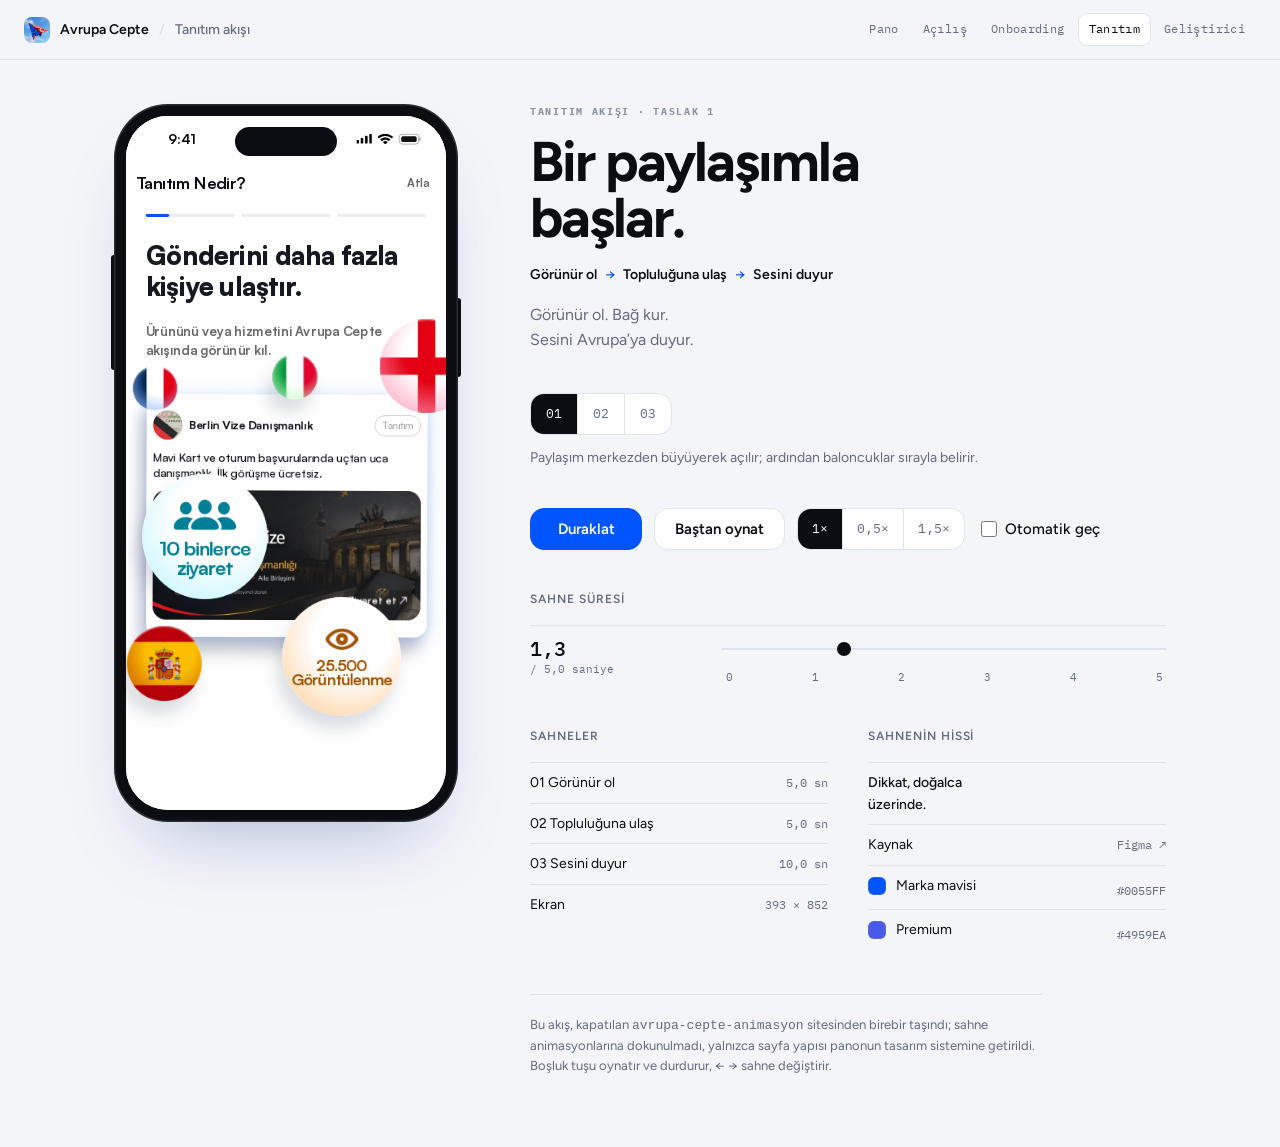
<file: tanitim/index.html>
<!doctype html>
<html lang="tr">
<head>
<meta charset="UTF-8">
<meta name="viewport" content="width=device-width,initial-scale=1">
<title>Avrupa Cepte · Tanıtım akışı</title>
<meta name="description" content="Avrupa Cepte tanıtım akışı: görünürlükten sese üç sahnelik ürün anlatısı.">
<link rel="icon" href="../assets/icon.jpg">
<link rel="preconnect" href="https://fonts.googleapis.com">
<link rel="preconnect" href="https://fonts.gstatic.com" crossorigin>
<link rel="stylesheet" href="https://fonts.googleapis.com/css2?family=Figtree:wght@400;500;600;700&family=IBM+Plex+Mono:wght@400;500&display=swap">
<link rel="stylesheet" href="assets/font.css">
<link rel="stylesheet" href="../system.css">
<link rel="stylesheet" href="styles-v0.css">
<link rel="stylesheet" href="styles.css">
<link rel="stylesheet" href="fit.css">
</head>
<body>

<nav class="topnav">
  <a class="tn-brand" href="/">
    <img class="tn-mark" src="/assets/icon.jpg" alt="">
    <span>Avrupa Cepte</span>
    <span class="tn-sep">/</span>
    <span class="tn-here">Tanıtım akışı</span>
  </a>
  <div class="tn-links">
    <a href="/">Pano</a>
    <a href="/splash/">Açılış</a>
    <a href="/onboarding/">Onboarding</a>
    <a href="/tanitim/" aria-current="page">Tanıtım</a>
    <a href="/gelistirici/">Geliştirici</a>
  </div>
</nav>

<main class="wrap">
  <div class="phone">
    <div class="screen" id="screen">
      <div class="stage" id="phones"></div>
    </div>
  </div>

  <div class="panel">
    <header>
      <p class="eyebrow">Tanıtım akışı · taslak 1</p>
      <h1 id="director-heading">Bir paylaşımla<br>başlar.</h1>
      <ul class="chain" aria-label="Akış">
        <li>Görünür ol</li><li>Topluluğuna ulaş</li><li>Sesini duyur</li>
      </ul>
      <p class="lead" id="director-desc">Görünür ol. Bağ kur.<br>Sesini Avrupa’ya duyur.</p>
    </header>

    <div class="modes">
      <div class="seg scene-picker" role="tablist" aria-label="Sahne">
        <button class="seg-btn scene-tab selected" type="button" data-scene="0" role="tab">01</button>
        <button class="seg-btn scene-tab" type="button" data-scene="1" role="tab">02</button>
        <button class="seg-btn scene-tab" type="button" data-scene="2" role="tab">03</button>
      </div>
      <p class="mode-note" id="note-text">Paylaşım merkezden büyüyerek açılır; ardından baloncuklar sırayla belirir.</p>
    </div>

    <div class="controls">
      <button class="btn primary" id="play" type="button" aria-pressed="true">Duraklat</button>
      <button class="btn" id="replay" type="button">Baştan oynat</button>
      <div class="seg" role="radiogroup" aria-label="Oynatma hızı">
        <input type="radio" name="speed" id="sp-1" value="1" checked><label for="sp-1">1×</label>
        <input type="radio" name="speed" id="sp-05" value="0.5"><label for="sp-05">0,5×</label>
        <input type="radio" name="speed" id="sp-15" value="1.5"><label for="sp-15">1,5×</label>
      </div>
      <label class="check"><input type="checkbox" id="auto"> Otomatik geç</label>
    </div>

    <section aria-labelledby="h-seq">
      <h2 id="h-seq">Sahne süresi</h2>
      <div class="tl">
        <div class="tl-axis">
          <div class="timecode" id="time">0,0<small>saniye</small></div>
          <div>
            <input class="scrub" type="range" id="scrubber" min="0" max="1000" value="0" aria-label="Zaman">
            <div class="ticks" id="ticks" aria-hidden="true"></div>
          </div>
        </div>
      </div>
    </section>

    <div class="facts">
      <section aria-labelledby="h-sc">
        <h2 id="h-sc">Sahneler</h2>
        <ul class="list">
          <li><span>01 Görünür ol</span><span class="src">5,0 sn</span></li>
          <li><span>02 Topluluğuna ulaş</span><span class="src">5,0 sn</span></li>
          <li><span>03 Sesini duyur</span><span class="src">10,0 sn</span></li>
          <li><span>Ekran</span><span class="src">393 × 852</span></li>
        </ul>
      </section>
      <section aria-labelledby="h-fe">
        <h2 id="h-fe">Sahnenin hissi</h2>
        <ul class="list">
          <li><span id="note-title">Dikkat, doğalca üzerinde.</span></li>
          <li><span>Kaynak</span><span class="src"><a href="https://www.figma.com/design/P1pFVExX502FQrV6nCLTjJ/Avrupa-Cepte?node-id=2980-82597&t=2pFAzzNfoVad6KgR-4" target="_blank" rel="noreferrer">Figma ↗</a></span></li>
          <li><span class="sw"><span class="chip" style="background:#0055FF"></span>Marka mavisi</span><code>#0055FF</code></li>
          <li><span class="sw"><span class="chip" style="background:#4959EA"></span>Premium</span><code>#4959EA</code></li>
        </ul>
      </section>
    </div>

    <p class="note">Bu akış, kapatılan <code>avrupa-cepte-animasyon</code> sitesinden birebir taşındı; sahne animasyonlarına dokunulmadı, yalnızca sayfa yapısı panonun tasarım sistemine getirildi. Boşluk tuşu oynatır ve durdurur, ← → sahne değiştirir.</p>
  </div>
</main>

<div class="toast" role="status" aria-live="polite"></div>
<script src="assets/d3.min.js"></script>
<script src="app.js"></script>
</body>
</html>
</file>
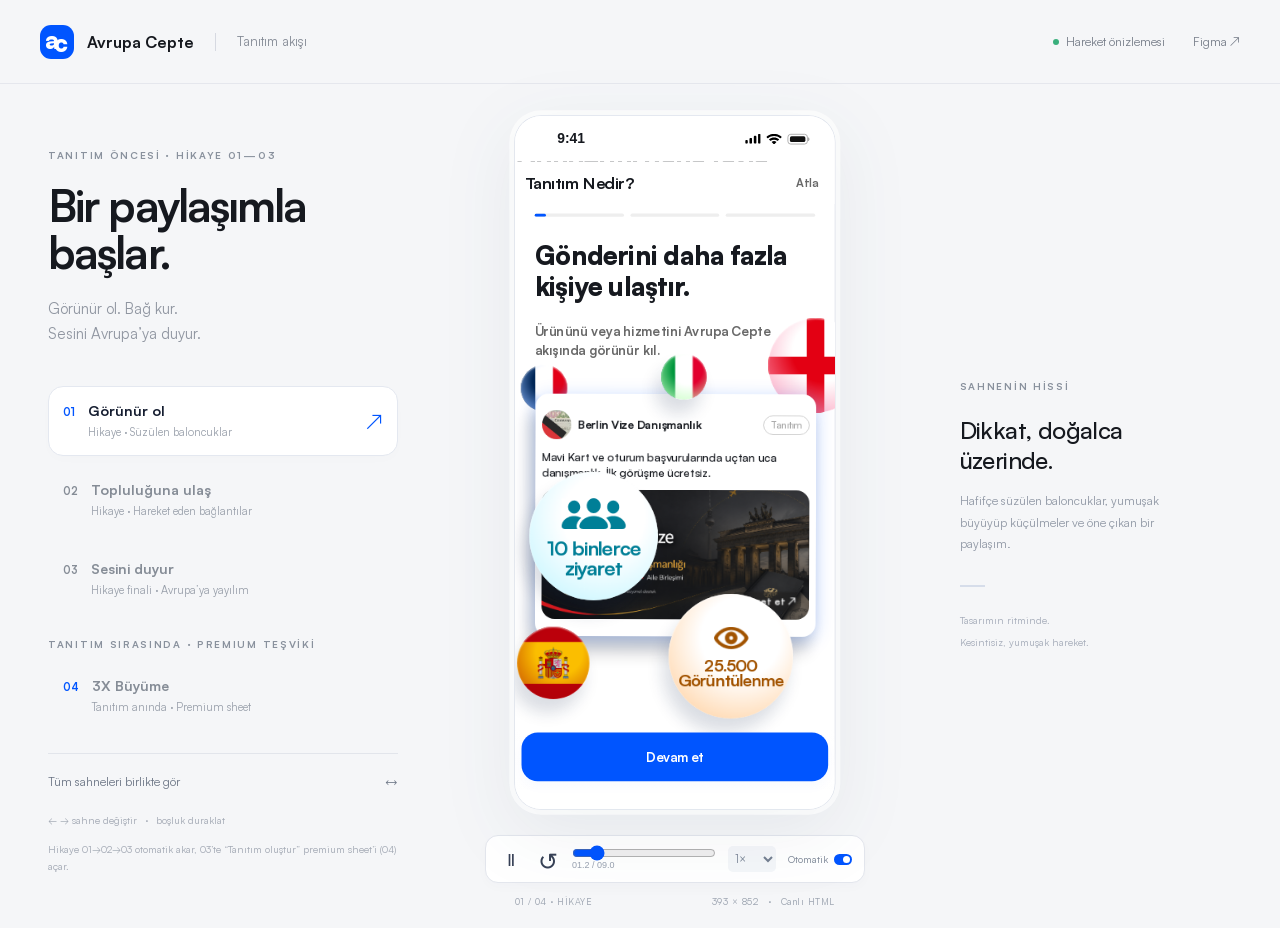
<file: index-v0.html>
<!doctype html>
<html lang="tr">
<head><meta charset="UTF-8"><meta name="viewport" content="width=device-width,initial-scale=1"><meta name="theme-color" content="#f5f6f8"><title>Avrupa Cepte · Tanıtım akışı</title><link rel="stylesheet" href="assets/font.css"><link rel="stylesheet" href="styles-v0.css"></head>
<body>
<header class="studio-header"><a class="brand" href="./"><span class="brand-mark">a<span>c</span></span><strong>Avrupa Cepte</strong><span class="header-divider"></span><span class="header-caption">Tanıtım akışı</span></a><div class="header-right"><button id="return-single">Tek sahneye dön ↙</button><span class="preview-tag"><i></i> Hareket önizlemesi</span><a href="https://www.figma.com/design/P1pFVExX502FQrV6nCLTjJ/Avrupa-Cepte?node-id=2602-48780" target="_blank" rel="noreferrer">Figma ↗</a></div></header>
<main class="workspace">
<aside class="director"><div class="eyebrow">TANITIM ÖNCESİ · HİKAYE 01—03</div><h1>Bir paylaşımla<br>başlar.</h1><p class="intro">Görünür ol. Bağ kur.<br>Sesini Avrupa’ya duyur.</p><nav class="scene-picker" aria-label="Sahneler"><button class="scene-tab selected" data-scene="0"><span class="step">01</span><span><strong>Görünür ol</strong><small>Hikaye · Süzülen baloncuklar</small></span><span class="tab-arrow">↗</span></button><button class="scene-tab" data-scene="1"><span class="step">02</span><span><strong>Topluluğuna ulaş</strong><small>Hikaye · Hareket eden bağlantılar</small></span><span class="tab-arrow">↗</span></button><button class="scene-tab" data-scene="2"><span class="step">03</span><span><strong>Sesini duyur</strong><small>Hikaye finali · Avrupa’ya yayılım</small></span><span class="tab-arrow">↗</span></button></nav><div class="eyebrow premium-eyebrow">TANITIM SIRASINDA · PREMIUM TEŞVİKİ</div><nav class="scene-picker premium-picker" aria-label="Premium teşviki"><button class="scene-tab premium-tab" data-scene="3"><span class="step">04</span><span><strong>3X Büyüme</strong><small>Tanıtım anında · Premium sheet</small></span><span class="tab-arrow">↗</span></button></nav><div class="view-options"><button id="view-toggle" aria-pressed="false">Tüm sahneleri birlikte gör <span>↔</span></button></div><p class="keyboard-tip">← → sahne değiştir <span>·</span> boşluk duraklat</p><p class="flow-tip">Hikaye 01→02→03 otomatik akar, 03’te “Tanıtım oluştur” premium sheet’i (04) açar.</p></aside>
<section class="preview-area" aria-label="Animasyon önizlemesi"><div class="phones" id="phones"></div><div class="transport"><button class="icon-button" id="play" aria-label="Duraklat">Ⅱ</button><button class="icon-button replay" id="replay" aria-label="Baştan oynat">↺</button><div class="timeline"><label class="sr-only" for="scrubber">Sahne zamanı</label><input id="scrubber" type="range" min="0" max="1000" value="0"><span id="time">00.0 / 09.0</span></div><label class="sr-only" for="speed">Oynatma hızı</label><select id="speed"><option value="0.5">0,5×</option><option value="1" selected>1×</option><option value="1.5">1,5×</option></select><button id="auto" class="auto-button" aria-pressed="false">Otomatik <i></i></button></div><div class="preview-caption"><span id="caption">01 / 04 · HİKAYE</span><span>393 × 852 <span class="caption-dot">·</span> Canlı HTML</span></div></section>
<aside class="motion-note"><span class="eyebrow">SAHNENİN HİSSİ</span><h2 id="note-title">Dikkat, doğalca<br>üzerinde.</h2><p id="note-text">Hafifçe süzülen baloncuklar, yumuşak büyüyüp küçülmeler ve öne çıkan bir paylaşım.</p><div class="note-rule"></div><span class="note-bottom">Tasarımın ritminde.<br>Kesintisiz, yumuşak hareket.</span></aside>
</main><div class="toast" role="status" aria-live="polite"></div>
<script src="assets/d3.min.js"></script><script src="app-v0.js"></script>
</body></html>
</file>
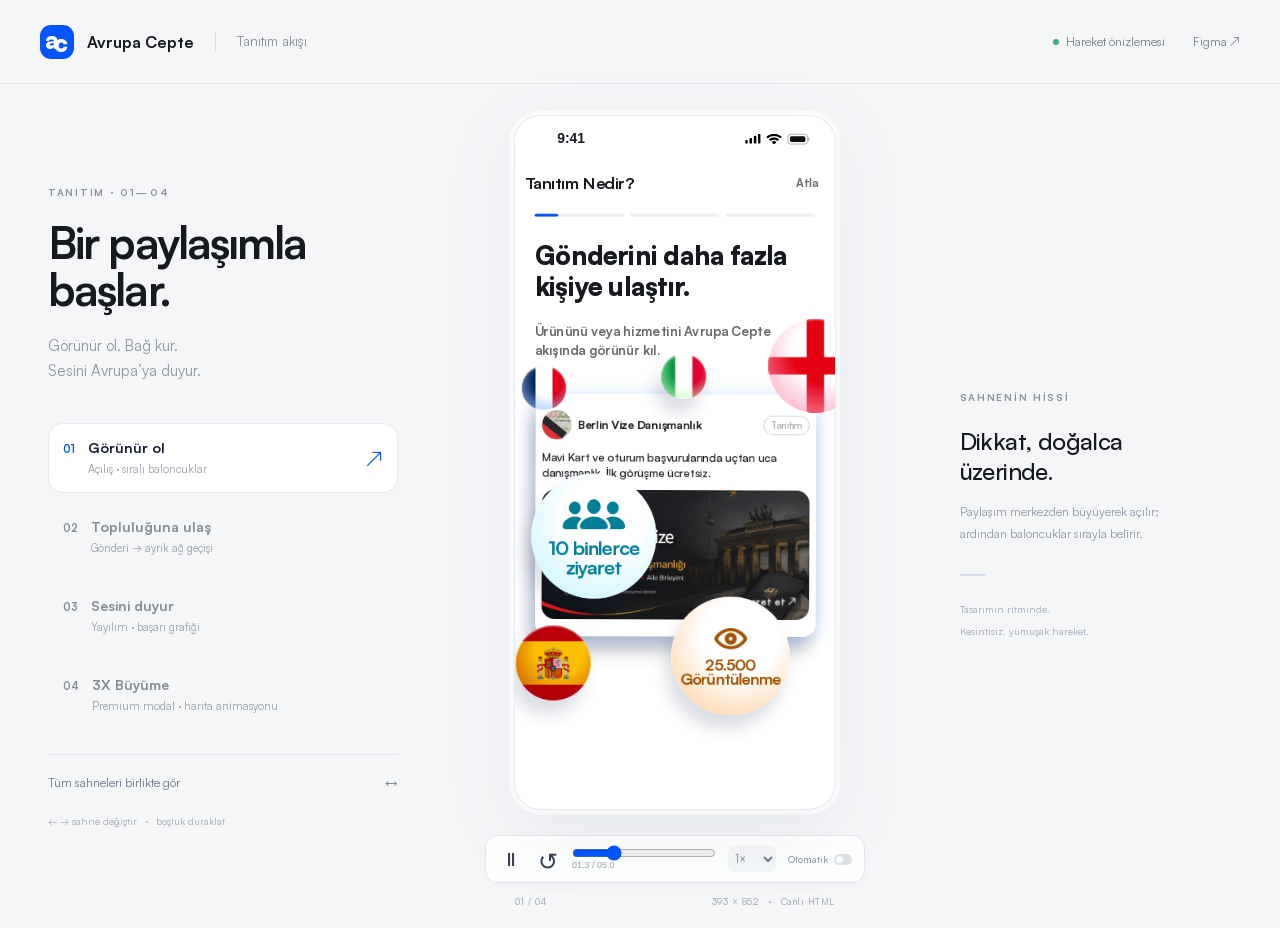
<file: index-v1.html>
<!doctype html>
<html lang="tr">
<head>
  <meta charset="UTF-8">
  <meta name="viewport" content="width=device-width,initial-scale=1">
  <meta name="theme-color" content="#f5f6f8">
  <title>Avrupa Cepte · Tanıtım akışı</title>
  <link rel="stylesheet" href="assets/font.css">
  <link rel="stylesheet" href="styles-v0.css">
  <link rel="stylesheet" href="styles-v1.css">
</head>
<body>
<header class="studio-header">
  <a class="brand" href="./">
    <span class="brand-mark">a<span>c</span></span>
    <strong>Avrupa Cepte</strong>
    <span class="header-divider"></span>
    <span class="header-caption">Tanıtım akışı</span>
  </a>
  <div class="header-right">
    <button id="return-single" style="display:none;">Tek sahneye dön ↙</button>
    <span class="preview-tag"><i></i> Hareket önizlemesi</span>
    <a href="https://www.figma.com/design/P1pFVExX502FQrV6nCLTjJ/Avrupa-Cepte?node-id=2980-82597&t=2pFAzzNfoVad6KgR-4" target="_blank" rel="noreferrer">Figma ↗</a>
  </div>
</header>
<main class="workspace">
  <aside class="director" id="director-sidebar">
    <div class="eyebrow">TANITIM · 01—04</div>
    <h1 id="director-heading">Bir paylaşımla<br>başlar.</h1>
    <p class="intro" id="director-desc">Görünür ol. Bağ kur.<br>Sesini Avrupa’ya duyur.</p>
    <nav class="scene-picker" aria-label="Sahneler">
      <button class="scene-tab selected" data-scene="0">
        <span class="step">01</span>
        <span><strong>Görünür ol</strong><small>Açılış · sıralı baloncuklar</small></span>
        <span class="tab-arrow">↗</span>
      </button>
      <button class="scene-tab" data-scene="1">
        <span class="step">02</span>
        <span><strong>Topluluğuna ulaş</strong><small>Gönderi → ayrık ağ geçişi</small></span>
        <span class="tab-arrow">↗</span>
      </button>
      <button class="scene-tab" data-scene="2">
        <span class="step">03</span>
        <span><strong>Sesini duyur</strong><small>Yayılım · başarı grafiği</small></span>
        <span class="tab-arrow">↗</span>
      </button>
      <button class="scene-tab" data-scene="3">
        <span class="step">04</span>
        <span><strong>3X Büyüme</strong><small>Premium modal · harita animasyonu</small></span>
        <span class="tab-arrow">↗</span>
      </button>
    </nav>
    <div class="view-options">
      <button id="view-toggle" aria-pressed="false">Tüm sahneleri birlikte gör <span>↔</span></button>
    </div>
    <p class="keyboard-tip">← → sahne değiştir <span>·</span> boşluk duraklat</p>
  </aside>

  <section class="preview-area" aria-label="Animasyon önizlemesi">
    <div class="phones" id="phones"></div>
    <div class="transport">
      <button class="icon-button" id="play" aria-label="Duraklat">II</button>
      <button class="icon-button replay" id="replay" aria-label="Baştan oynat">↺</button>
      <div class="timeline">
        <label class="sr-only" for="scrubber">Sahne zamanı</label>
        <input id="scrubber" type="range" min="0" max="1000" value="0">
        <span id="time">00.0 / 05.0</span>
      </div>
      <label class="sr-only" for="speed">Oynatma hızı</label>
      <select id="speed">
        <option value="0.5">0,5×</option>
        <option value="1" selected>1×</option>
        <option value="1.5">1,5×</option>
      </select>
      <button id="auto" class="auto-button" aria-pressed="false">Otomatik <i></i></button>
    </div>
    <div class="preview-caption">
      <span id="caption">01 / 04</span>
      <span>393 × 852 <span class="caption-dot">·</span> Canlı HTML</span>
    </div>
  </section>

  <aside class="motion-note" id="motion-note-sidebar">
    <span class="eyebrow">SAHNENİN HİSSİ</span>
    <h2 id="note-title">Dikkat, doğalca<br>üzerinde.</h2>
    <p id="note-text">Paylaşım merkezden büyüyerek açılır; ardından baloncuklar sırayla belirir.</p>
    <div class="note-rule"></div>
    <span class="note-bottom">Tasarımın ritminde.<br>Kesintisiz, yumuşak hareket.</span>
  </aside>
</main>
<div class="toast" role="status" aria-live="polite"></div>
<script src="assets/d3.min.js"></script>
<script src="app-v1.js"></script>
</body>
</html>
</file>
<file: system.css>
/* Avrupa Cepte · animasyon panosu tasarım sistemi
   Kaynak: açılış akışı sayfası. Panel, cihaz çerçevesi, zaman çizelgesi ve
   tipografi tüm sayfalarda birebir aynı kalır. */

:root {
  --bg: #F3F5F9;
  --surface: #FFFFFF;
  --ink: #0B0D12;
  --muted: #646B7D;
  --line: #DEE3EC;
  --bar: #D5DCE9;
  --bar-on: #0055FF;
  --accent: #0055FF;
  --accent-ink: #FFFFFF;
  --shadow: 0 40px 80px -40px rgba(0, 40, 120, .35);
  --lw: 11rem;

  --brand: #0055FF;
  --brand-mid: #518EF8;
  --tint: #E8F0FF;
  --ok: #15AE3B;
  --ok-tint: #F5FFF8;
  --bezel: #0B0D12;
}
@media (prefers-color-scheme: dark) {
  :root:not([data-theme="light"]) {
    --bg: #0A0C12;
    --surface: #12151D;
    --ink: #ECEFF5;
    --muted: #9097A8;
    --line: #232836;
    --bar: #2A3040;
    --bar-on: #4D8BFF;
    --accent: #4D8BFF;
    --accent-ink: #0A0C12;
    --shadow: 0 40px 80px -30px rgba(0, 0, 0, .8);
    --ok: #2ED45C;
    --ok-tint: #0F2417;
    --bezel: #000000;
  }
}
:root[data-theme="dark"] {
  --bg: #0A0C12;
  --surface: #12151D;
  --ink: #ECEFF5;
  --muted: #9097A8;
  --line: #232836;
  --bar: #2A3040;
  --bar-on: #4D8BFF;
  --accent: #4D8BFF;
  --accent-ink: #0A0C12;
  --shadow: 0 40px 80px -30px rgba(0, 0, 0, .8);
  --ok: #2ED45C;
  --ok-tint: #0F2417;
  --bezel: #000000;
}

* { box-sizing: border-box; }
body {
  margin: 0;
  background: var(--bg);
  color: var(--ink);
  font-family: "Figtree", -apple-system, "SF Pro Text", system-ui, sans-serif;
  font-size: 15px;
  line-height: 1.55;
}
a { color: inherit; }

/* ---------- üst navigasyon ---------- */
.topnav {
  position: sticky;
  top: 0;
  z-index: 40;
  display: flex;
  align-items: center;
  justify-content: space-between;
  gap: 24px;
  height: 60px;
  padding-inline: 24px;
  background: var(--bg);
  border-bottom: 1px solid var(--line);
}
.tn-brand {
  display: inline-flex; align-items: center; gap: 10px;
  font-size: 14px; font-weight: 600; text-decoration: none; color: var(--ink);
  white-space: nowrap;
}
.tn-mark {
  width: 26px; height: 26px; border-radius: 8px; flex: none;
  display: block;
  object-fit: cover;
  background: var(--accent);
  box-shadow: inset 0 0 0 1px rgba(11, 13, 18, .10);
}
.tn-sep { color: var(--line); }
.tn-here { color: var(--muted); font-weight: 500; }
.tn-links { display: flex; gap: 2px; }
.tn-links a {
  font-family: "IBM Plex Mono", ui-monospace, Menlo, monospace;
  font-size: 12px; letter-spacing: .03em;
  color: var(--muted); text-decoration: none;
  padding: 7px 11px; border-radius: 9px;
  transition: color .16s, background-color .16s;
}
.tn-links a:hover { color: var(--ink); background: var(--surface); }
.tn-links a[aria-current="page"] {
  color: var(--ink); background: var(--surface);
  box-shadow: inset 0 0 0 1px var(--line);
}
@media (max-width: 600px) {
  .topnav { height: 52px; padding-inline: 14px; gap: 10px; }
  .tn-sep, .tn-here { display: none; }
  .tn-links a { padding: 6px 8px; font-size: 11px; }
}

.wrap {
  max-width: 1100px;
  margin: 0 auto;
  padding-inline: 24px;
  padding-block: 44px 72px;
  display: grid;
  grid-template-columns: minmax(0, 344px) minmax(0, 1fr);
  gap: 72px;
  align-items: start;
}

/* ---------- cihaz ---------- */
.phone {
  width: 100%;
  background: var(--bezel);
  border-radius: 54px;
  padding: 12px;
  box-shadow:
    var(--shadow),
    inset 0 0 0 1.5px rgba(255, 255, 255, .13);
  position: sticky;
  top: 92px;
}
/* yan tuşlar: sessize alma/ses solda, güç sağda */
.phone::before, .phone::after {
  content: '';
  position: absolute;
  width: 3px;
  background: var(--bezel);
  pointer-events: none;
}
.phone::before {
  left: -3px; top: 21%; height: 16%;
  border-radius: 3px 0 0 3px;
}
.phone::after {
  right: -3px; top: 27%; height: 11%;
  border-radius: 0 3px 3px 0;
}
.screen {
  position: relative;
  aspect-ratio: 393 / 852;
  max-width: 100%;
  border-radius: 42px;
  overflow: hidden;
  background: #FFFFFF;
}
/* Dynamic Island: yüzde ölçülü, ekranla birlikte ölçeklenir */
.screen::after {
  content: '';
  position: absolute;
  z-index: 30;
  left: 34.2%;
  width: 31.6%;
  top: 1.6%;
  aspect-ratio: 124 / 36;
  border-radius: 999px;
  background: #0B0D12;
  pointer-events: none;
}
.stage {
  position: absolute;
  left: 0;
  top: 0;
  width: 393px;
  height: 852px;
  transform-origin: 0 0;
}
.stage > * { position: absolute; }
.status { left: 0; top: 0; width: 393px; height: 54px; }

/* ---------- panel ---------- */
.panel { display: flex; flex-direction: column; gap: 40px; min-width: 0; }
.panel-link {
  display: inline-flex; align-items: center; gap: 6px;
  background: var(--surface); border: 1px solid var(--line);
  border-radius: 9px; padding: 8px 12px; margin: 0 0 18px;
  color: var(--muted); font-size: 12px; font-weight: 600;
  text-decoration: none; align-self: flex-start;
  transition: border-color .18s, color .18s;
}
.panel-link:hover { border-color: var(--accent); color: var(--ink); }

.eyebrow {
  font-family: "IBM Plex Mono", ui-monospace, Menlo, monospace;
  font-size: 12px;
  letter-spacing: .06em;
  text-transform: uppercase;
  color: var(--muted);
  margin: 0 0 14px;
}
h1 {
  font-weight: 700;
  font-size: clamp(2.4rem, 5vw, 3.5rem);
  line-height: 1;
  letter-spacing: -0.035em;
  margin: 0 0 18px;
  text-wrap: balance;
}
.lead { margin: 0; max-width: 60ch; color: var(--muted); font-size: 16px; }
.lead strong { color: var(--ink); font-weight: 600; }
.chain {
  display: flex; flex-wrap: wrap; align-items: center;
  gap: 6px 8px; margin: 0 0 18px; padding: 0;
  list-style: none; font-weight: 600; font-size: 14px;
}
.chain li { display: inline-flex; align-items: center; gap: 8px; }
.chain li + li::before { content: "→"; color: var(--accent); font-weight: 500; }

h2 {
  font-size: 12px; font-weight: 600; letter-spacing: .08em;
  text-transform: uppercase; color: var(--muted); margin: 0 0 16px;
}

.modes { display: flex; flex-direction: column; gap: 12px; }
.modes .seg { align-self: flex-start; max-width: 100%; flex-wrap: wrap; }
.modes .seg label { font-family: inherit; font-size: 14px; font-weight: 600; padding: 0 16px; height: 42px; }
.mode-note { margin: 0; color: var(--muted); font-size: 14px; max-width: 60ch; }
.controls { display: flex; flex-wrap: wrap; align-items: center; gap: 12px; }
.btn {
  height: 42px; padding: 0 20px; border-radius: 14px;
  border: 1px solid var(--line); background: var(--surface);
  color: var(--ink); font: inherit; font-weight: 600; cursor: pointer;
}
.btn:hover { border-color: var(--muted); }
.btn.primary { background: var(--accent); border-color: var(--accent); color: var(--accent-ink); min-width: 112px; }
.btn:focus-visible, .seg input:focus-visible + label, .check input:focus-visible, .scrub:focus-visible {
  outline: 2px solid var(--accent); outline-offset: 2px;
}
.seg {
  display: inline-flex; border: 1px solid var(--line);
  border-radius: 14px; overflow: hidden; background: var(--surface);
}
.seg input { position: absolute; opacity: 0; pointer-events: none; }
.seg label {
  height: 40px; display: grid; place-items: center; padding: 0 14px; cursor: pointer;
  font-family: "IBM Plex Mono", ui-monospace, Menlo, monospace;
  font-size: 13px; color: var(--muted);
}
.seg label + input + label { border-left: 1px solid var(--line); }
.seg input:checked + label { background: var(--ink); color: var(--bg); }
/* buton tabanlı segment (tanıtım akışı sahne seçici) */
.seg .seg-btn {
  height: 40px; padding: 0 15px;
  background: transparent; border: 0; border-left: 1px solid var(--line);
  font-family: "IBM Plex Mono", ui-monospace, Menlo, monospace;
  font-size: 13px; color: var(--muted); cursor: pointer;
  display: grid; place-items: center;
}
.seg .seg-btn:first-child { border-left: 0; }
.seg .seg-btn:hover { color: var(--ink); }
.seg .seg-btn.selected { background: var(--ink); color: var(--bg); }
.seg .seg-btn:focus-visible { outline: 2px solid var(--accent); outline-offset: -2px; }

.check { display: inline-flex; align-items: center; gap: 8px; cursor: pointer; font-weight: 500; padding-inline: 4px; }
.check input { width: 16px; height: 16px; accent-color: var(--accent); margin: 0; }

/* ---------- zaman çizelgesi ---------- */
.tl { position: relative; }
.tl-row, .tl-axis {
  display: grid; grid-template-columns: var(--lw) minmax(0, 1fr);
  gap: 16px; align-items: center;
}
.tl-row { min-height: 46px; border-top: 1px solid var(--line); }
.tl-label { display: flex; flex-direction: column; line-height: 1.25; padding-block: 6px; }
.tl-label b { font-weight: 500; font-size: 14px; }
.tl-label small {
  font-family: "IBM Plex Mono", ui-monospace, Menlo, monospace;
  font-size: 11px; color: var(--muted); font-variant-numeric: tabular-nums;
}
.track { position: relative; height: 12px; margin-inline: 7px; }
.bar {
  position: absolute; top: 0; bottom: 0; border-radius: 4px;
  background: var(--bar); transition: background-color .12s;
}
.bar.on { background: var(--bar-on); }
.tl-axis { border-top: 1px solid var(--line); padding-top: 12px; align-items: start; }
.timecode {
  font-family: "IBM Plex Mono", ui-monospace, Menlo, monospace;
  font-size: 20px; font-weight: 500; font-variant-numeric: tabular-nums; line-height: 1.1;
}
.timecode small { display: block; font-size: 11px; font-weight: 400; color: var(--muted); margin-top: 3px; }
.scrub {
  -webkit-appearance: none; appearance: none; width: 100%; height: 22px;
  margin: 0; background: transparent; cursor: pointer; border-radius: 4px;
}
.scrub::-webkit-slider-runnable-track { height: 2px; background: var(--line); }
.scrub::-moz-range-track { height: 2px; background: var(--line); }
.scrub::-webkit-slider-thumb {
  -webkit-appearance: none; width: 14px; height: 14px; margin-top: -6px;
  border-radius: 50%; background: var(--ink); border: 0;
}
.scrub::-moz-range-thumb { width: 14px; height: 14px; border-radius: 50%; background: var(--ink); border: 0; }
.ticks { position: relative; height: 18px; margin-inline: 7px; margin-top: 2px; }
.ticks span {
  position: absolute; transform: translateX(-50%);
  font-family: "IBM Plex Mono", ui-monospace, Menlo, monospace;
  font-size: 11px; color: var(--muted); font-variant-numeric: tabular-nums;
}
.head {
  position: absolute; top: 0; bottom: 40px;
  left: calc(var(--lw) + 16px + 7px); right: 7px; pointer-events: none;
}
.head i { position: absolute; top: 0; bottom: 0; width: 2px; margin-left: -1px; background: var(--ink); }

/* ---------- kaynaklar + renkler ---------- */
.facts { display: grid; grid-template-columns: repeat(2, minmax(0, 1fr)); gap: 40px; }
.list { margin: 0; padding: 0; list-style: none; }
.list li {
  display: flex; justify-content: space-between; align-items: baseline;
  gap: 16px; padding-block: 9px; border-top: 1px solid var(--line); font-size: 14px;
}
.list code, .list .src {
  font-family: "IBM Plex Mono", ui-monospace, Menlo, monospace;
  font-size: 12px; color: var(--muted); white-space: nowrap;
}
.sw { display: inline-flex; align-items: center; gap: 10px; }
.chip { width: 18px; height: 18px; border-radius: 6px; box-shadow: inset 0 0 0 1px rgba(127, 135, 160, .35); flex: none; }

.note { margin: 0; font-size: 13px; color: var(--muted); max-width: 64ch; padding-top: 20px; border-top: 1px solid var(--line); }

@media (max-width: 860px) {
  .wrap { grid-template-columns: minmax(0, 1fr); gap: 44px; padding-inline: 16px; padding-block: 28px 56px; }
  .phone { position: static; width: min(300px, 100%); margin-inline: auto; border-radius: 46px; padding: 9px; }
  .screen { border-radius: 38px; }
}
@media (max-width: 520px) {
  :root { --lw: 8.25rem; }
  .tl-label b { font-size: 13px; }
  .facts { grid-template-columns: minmax(0, 1fr); gap: 32px; }
}
</file>
<file: tanitim/assets/font.css>
@font-face{font-family:Satoshi;src:url('./satoshi-400.woff2') format('woff2');font-weight:400;font-style:normal;font-display:swap;}
@font-face{font-family:Satoshi;src:url('./satoshi-500.woff2') format('woff2');font-weight:500;font-style:normal;font-display:swap;}
@font-face{font-family:Satoshi;src:url('./satoshi-700.woff2') format('woff2');font-weight:700;font-style:normal;font-display:swap;}
@font-face{font-family:Satoshi;src:url('./satoshi-900.woff2') format('woff2');font-weight:900;font-style:normal;font-display:swap;}
</file>
<file: tanitim/styles-v0.css>
:root{font-family:Satoshi,Arial,sans-serif;color:#16191f;background:#f5f6f8;font-synthesis:none;--blue:#0055ff;--phone-scale:.8}*{box-sizing:border-box}body{margin:0}button,a,input,select{-webkit-tap-highlight-color:transparent}button,select{font:inherit}button{cursor:pointer}button:focus-visible,a:focus-visible,input:focus-visible,select:focus-visible{outline:3px solid #76a7ff;outline-offset:5px}button{border:0}a{color:inherit;text-decoration:none}.studio-header{height:84px;padding:0 40px;border-bottom:1px solid #e5e7ed;display:flex;align-items:center;justify-content:space-between}.brand{display:flex;align-items:center;gap:13px;font-size:16px}.brand-mark{background:var(--blue);color:#fff;width:34px;height:34px;border-radius:11px;font-weight:900;font-size:24px;letter-spacing:-5px;line-height:31px;padding-left:5px}.brand-mark span{position:relative;top:3px}.header-divider{height:18px;width:1px;background:#d6d9e1;margin:0 8px}.header-caption{color:#858b96;font-size:13px}.header-right{display:flex;align-items:center;gap:28px;font-size:12px;color:#747b87}.preview-tag{display:flex;align-items:center;gap:7px}.preview-tag i{width:6px;height:6px;border-radius:100%;background:#3aaf7c}.workspace{display:grid;grid-template-columns:minmax(235px,1fr) minmax(395px,1.35fr) minmax(185px,.8fr);gap:40px;max-width:1380px;margin:auto;padding:32px 48px 20px;align-items:center;min-height:calc(100svh - 84px)}.eyebrow{font-size:10px;letter-spacing:1.7px;color:#89919d;font-weight:700}.director h1{font-size:44px;line-height:1.08;letter-spacing:-1.9px;margin:20px 0}.intro{font-size:15px;line-height:1.65;color:#9096a1}.scene-picker{margin:40px 0 24px;display:flex;flex-direction:column;gap:9px}.scene-tab{display:flex;align-items:center;gap:13px;padding:15px 14px;background:transparent;text-align:left;border:1px solid transparent;border-radius:15px;color:#858c96;width:100%;transition:background .2s,border-color .2s}.scene-tab.selected{background:#fff;border-color:#e4e8f0;box-shadow:0 4px 12px #27385a03;color:#151d30}.scene-tab:hover{background:#fff8}.step{font-size:11px;font-weight:700;align-self:flex-start;padding-top:3px}.selected .step{color:var(--blue)}.scene-tab strong{display:block;font-size:14px;font-weight:700}.scene-tab small{font-size:11px;color:#969da8;display:block;margin-top:5px}.tab-arrow{margin-left:auto;font-size:20px;opacity:0}.selected .tab-arrow{opacity:1;color:var(--blue)}.view-options{border-top:1px solid #e2e5eb;padding-top:20px}.view-options button{background:transparent;padding:0;color:#697383;font-size:12px;display:flex;justify-content:space-between;width:100%}.keyboard-tip{font-size:10px;color:#a4aab5;margin-top:24px}.keyboard-tip span{margin:0 5px}.preview-area{display:flex;flex-direction:column;align-items:center;min-width:0}.phones{width:calc(393px * var(--phone-scale));height:calc(852px * var(--phone-scale));position:relative}.phone-wrap{position:absolute;inset:0;display:none;filter:drop-shadow(0 20px 35px #22345312)}.phone-wrap.active{display:block}.phone{width:393px;height:852px;background:white;border-radius:32px;overflow:hidden;position:relative;transform:scale(var(--phone-scale));transform-origin:top left;box-shadow:0 0 0 1px #dde2eb,0 0 0 7px #fff9;isolation:isolate}.status{position:absolute;top:0;left:0;width:393px;height:56px;display:flex;align-items:center;justify-content:space-between;padding:0 33px 0 52px;font:600 17px Arial;z-index:8;background:#fff}.status-levels{display:flex;align-items:center;gap:7px}.status-levels img{width:19px;height:13px;object-fit:contain}.battery{width:25px;height:13px;border:1px solid #a1a1a1;border-radius:4px;padding:2px;position:relative}.battery:before{content:'';display:block;background:#111;border-radius:2px;width:100%;height:100%}.battery:after{content:'';position:absolute;right:-3px;width:2px;height:5px;top:3px;background:#aaa;border-radius:0 2px 2px 0}.phone-nav{position:absolute;left:0;top:56px;height:52px;width:100%;padding:0 12px;display:flex;align-items:center;justify-content:space-between;z-index:8;background:#fff}.phone-nav strong{font-size:20px;letter-spacing:-.4px}.skip{background:transparent;font-size:14px;font-weight:700;color:#696969;padding:12px 8px}.progress-segments{position:absolute;left:24px;top:120px;display:flex;gap:8px;width:345px;height:4px;z-index:6}.progress-segments span{flex:1;border-radius:4px;background:#eee;overflow:hidden}.progress-segments i{height:100%;background:var(--blue);display:block;width:0;border-radius:4px}.phone h2{position:absolute;left:24px;top:152px;margin:0;font-size:32px;line-height:38px;letter-spacing:-.65px;font-weight:900;z-index:5;width:345px}.phone .subtitle{position:absolute;left:24px;top:252px;margin:0;font-size:16px;font-weight:700;line-height:24px;color:#696969;width:345px;z-index:5}.phone-art{position:absolute;inset:0;pointer-events:none}.bubble{position:absolute;border-radius:50%;will-change:transform;isolation:isolate}.bubble-photo{position:absolute;width:100%;height:100%;object-fit:cover;border-radius:50%;overflow:hidden}.orb-shine{position:absolute;inset:0;border-radius:50%;background:radial-gradient(circle at 58% 35%,#fff0 37%,var(--orb-tint,#c2d7ff) 100%);box-shadow:inset 0 1px 2px #ffffffa8}.bubble.flag .bubble-photo{width:116%;height:116%;left:-8%;top:-8%}.bubble.shadow{box-shadow:-7px 17px 20px #15274b28}.bubble-glass{position:absolute;width:100%;height:100%;object-fit:fill;z-index:2;pointer-events:none}.post-card{position:absolute;left:24px;top:340px;width:345px;height:298px;border-radius:16px;padding:20px 8px;background:#fff;box-shadow:0 4px 21px #0059ff40,-8px 20px 20px #0003;transform-origin:center;overflow:hidden;will-change:transform}.post-header{display:flex;align-items:center;gap:8px;font-size:14px;font-weight:700;letter-spacing:-.28px}.post-avatar{width:36px;height:36px;object-fit:cover;border-radius:50%}.post-tag{margin-left:auto;border:1px solid #cdcdcd;border-radius:20px;color:#a5a5a5;font-size:12px;font-weight:500;padding:3px 8px}.post-copy{font-size:14px;line-height:19px;font-weight:500;letter-spacing:-.28px;margin:12px 0}.post-cover{height:159px;position:relative;overflow:hidden;border-radius:16px}.post-cover>img{width:100%;height:100%;object-fit:cover;object-position:50% 46%}.visit{position:absolute;right:10px;bottom:10px;color:#fff;font-size:12px;font-weight:700;border-radius:8px;padding:4px 6px;background:#0003;backdrop-filter:blur(15px)}.metric{background:white;display:flex;align-items:center;justify-content:center;flex-direction:column;color:#007f97;text-align:center;font-size:24px;font-weight:700;line-height:24px;letter-spacing:-1.1px}.metric img{width:78px;height:46px;object-fit:contain;position:relative;z-index:2;margin-bottom:6px}.metric .orb-shine{z-index:-1}.metric span{z-index:2}.metric.orange{color:#a25300;font-size:20px;line-height:18px;letter-spacing:-.8px}.metric.orange img{width:44px;height:32px;margin-bottom:8px}.topic-label{position:absolute;z-index:3;left:50%;bottom:19px;transform:translateX(-50%);font-size:14px;font-weight:700;color:#111;background:#fff;border:1px solid #eee;padding:6px 10px;border-radius:40px;white-space:nowrap}.topic-label.big{font-size:24px;bottom:24px;padding:7px 10px;letter-spacing:-.8px}.topic-label{display:inline-flex;align-items:center;gap:6px}.topic-label svg{width:13px;height:13px;flex:none}.topic-label.big svg{width:16px;height:16px;flex:none}.topic-label .pill-flag{width:15px;height:15px;border-radius:50%;object-fit:cover;flex:none;box-shadow:0 0 0 1px #0f19321f}.topic-label.big .pill-flag{width:19px;height:19px}.topic-label .pill-emoji{font-size:14px;line-height:1}.topic-label.big .pill-emoji{font-size:18px}.gb-pill .pill-flag{width:13px;height:13px;border-radius:50%;object-fit:cover;box-shadow:0 0 0 1px #0f19321f}.gb-pill .pill-emoji{font-size:12px;line-height:1}.network-canvas,.globe-canvas{position:absolute;inset:0;width:393px;height:852px}.phone-cta{position:absolute;left:8px;bottom:34px;width:377px;height:60px;border-radius:20px;background:#0055ff;color:white;font-weight:700;font-size:16px;letter-spacing:-.6px;z-index:10;box-shadow:0 6px 15px #0055ff08;transition:background .2s,transform .2s}.phone-cta:hover{background:#004ae0}.phone-cta:active{transform:scale(.98)}.phone-footer{position:absolute;left:0;bottom:0;width:100%;height:99px;background:linear-gradient(#fff0,#fff 80%);z-index:7;pointer-events:none}.transport{margin-top:26px;display:flex;gap:12px;align-items:center;background:#fff;border:1px solid #e3e6ed;box-shadow:0 4px 12px #1d315205;border-radius:13px;padding:9px 12px;width:380px;max-width:calc(100vw - 32px)}.icon-button{width:25px;height:28px;color:#374156;font-weight:700;font-size:17px;padding:0;background:transparent}.replay{font-size:24px;font-weight:400}.timeline{flex:1;min-width:50px;display:flex;flex-direction:column;gap:3px}.timeline input{width:100%;height:8px;margin:0;accent-color:#0055ff;cursor:pointer}.timeline span{font:9px Arial;color:#98a0af;font-variant-numeric:tabular-nums}.transport select{border:0;background:#f4f6f9;padding:5px 3px;border-radius:5px;font-size:11px;color:#747f91}.auto-button{display:flex;align-items:center;gap:6px;font-size:10px;color:#7e8797;padding:0;background:none}.auto-button i{width:18px;height:11px;background:#dce0e7;border-radius:10px;padding:2px}.auto-button i:before{content:'';display:block;width:7px;height:7px;background:#fff;border-radius:50%;transition:transform .2s}.auto-button[aria-pressed=true] i{background:#0055ff}.auto-button[aria-pressed=true] i:before{transform:translateX(7px)}.preview-caption{display:flex;justify-content:space-between;margin-top:13px;width:calc(393px * var(--phone-scale));color:#9da5b1;font-size:9px;letter-spacing:.5px}.caption-dot{margin:0 6px}.motion-note{max-width:200px;margin-left:8px}.motion-note h2{font-size:24px;line-height:1.25;letter-spacing:-.6px;font-weight:500;margin:20px 0 15px}.motion-note p{font-size:12px;line-height:1.8;color:#8f97a4}.note-rule{width:25px;height:2px;background:#d6ddea;margin:30px 0 20px}.note-bottom{font-size:10px;line-height:1.8;color:#a6adba}.sr-only{position:absolute;width:1px;height:1px;overflow:hidden;clip:rect(0,0,0,0);white-space:nowrap}.reach-person{border:3px solid #fff;background:#e8f0ff;box-shadow:0 8px 18px #004fda25}.city-tag{position:absolute;left:50%;bottom:-11px;transform:translateX(-50%);background:#fff;border:1px solid #e5edff;padding:4px 9px;border-radius:20px;font-size:10px;font-weight:700;color:#356bd1;white-space:nowrap;box-shadow:0 3px 8px #003cbb0b;z-index:4}.city-tag i{display:inline-block;background:#3cba85;border-radius:50%;height:5px;width:5px;margin-right:4px}.reach-bubble{background:#fff;box-shadow:-5px 12px 20px #1846a722;display:flex;flex-direction:column;align-items:center;justify-content:center;color:#004cef}.reach-bubble strong{font-size:19px;line-height:21px;letter-spacing:-.6px;z-index:1}.reach-bubble small{font-size:11px;z-index:1;margin-top:3px;font-weight:700}.reach-bubble .orb-shine{z-index:0}.tiny-flag{font-size:26px}.broadcast-card{position:absolute;left:92px;top:650px;display:flex;align-items:center;gap:10px;padding:12px;background:#fff;border:1px solid #e1eaff;border-radius:18px;width:228px;box-shadow:0 8px 30px #004edd26;will-change:transform}.broadcast-thumb{width:42px;height:42px;border-radius:11px;object-fit:cover}.broadcast-card strong{display:block;font-size:13px;letter-spacing:-.3px}.broadcast-card small{font-size:10px;color:#71829c}.voice-bars{display:flex;gap:3px;align-items:center;height:22px;margin-left:auto}.voice-bars i{height:16px;width:3px;background:#0055ff;border-radius:4px;transform-origin:center}.globe-word{position:absolute;top:595px;left:146px;font-size:9px;font-weight:700;letter-spacing:3px;color:#6a90d1;pointer-events:none}.toast{position:fixed;bottom:24px;left:50%;transform:translate(-50%,20px);background:#182439;color:white;padding:13px 20px;border-radius:12px;opacity:0;pointer-events:none;font-size:13px;transition:opacity .2s,transform .2s;z-index:50;max-width:90vw;text-align:center}.toast.show{opacity:1;transform:translate(-50%,0)}body.all-view .workspace{grid-template-columns:210px 1fr;max-width:1600px;gap:35px}body.all-view .motion-note{display:none}body.all-view .phones{display:flex;width:100%;justify-content:center;gap:24px;height:calc(852px * var(--phone-scale))}body.all-view .phone-wrap{display:block;position:relative;inset:auto;width:calc(393px * var(--phone-scale));height:100%;flex:none}body.all-view .transport{margin-top:26px}body.all-view .preview-caption{width:380px}
@media(min-width:1500px){.workspace{gap:70px}}@media(max-width:1100px){.workspace{grid-template-columns:230px 1fr;padding:26px 32px;max-width:930px;gap:32px}.motion-note{display:none}.director h1{font-size:39px}.studio-header{padding:0 28px}.all-view .director{display:none}body.all-view .workspace{grid-template-columns:1fr;padding:26px 20px}body.all-view .phones{gap:18px}}@media(max-width:650px){.studio-header{height:60px;padding:0 17px}.header-caption,.header-divider,.preview-tag{display:none}.brand{font-size:14px;gap:9px}.brand-mark{width:29px;height:29px;border-radius:9px;font-size:21px;line-height:27px}.header-right{font-size:11px}.workspace{display:flex;flex-direction:column;gap:22px;padding:20px 12px;min-height:auto}.director{width:100%}.director>.eyebrow,.director h1,.intro,.keyboard-tip,.view-options{display:none}.scene-picker{margin:0;flex-direction:row;gap:4px;justify-content:center}.scene-tab{width:auto;padding:8px 10px;gap:5px;border-radius:10px}.scene-tab strong{font-size:11px}.scene-tab small,.tab-arrow{display:none}.step{font-size:9px;padding-top:2px}.preview-area{width:100%}.transport{margin-top:19px}.phone{border-radius:24px}.preview-caption{margin-top:10px}body.all-view .phones{overflow-x:auto;justify-content:flex-start;width:100%;padding-left:8px;padding-right:8px;box-sizing:content-box}body.all-view .director{display:block}}
/* Keep oversized flag artwork inside its glass sphere. */
.bubble.flag{overflow:hidden}.reach-bubble{text-align:center}.reach-bubble strong{font-size:17px;line-height:18px;max-width:80px}.reach-bubble small{font-size:10px}
@media(prefers-reduced-motion:reduce){*,*:before,*:after{scroll-behavior:auto!important;transition:none!important}}
#return-single{display:none;background:white;border:1px solid #e0e5ed;border-radius:8px;padding:8px 11px;color:#657287;font-size:11px}body.all-view #return-single{display:block}
/* Hikaye (01-03) + Premium teşviki (04) ayrımı */
.premium-eyebrow{margin:22px 0 0}.premium-picker{margin:10px 0 22px}.premium-tab{border-style:dashed}.premium-tab.selected{border-style:solid;border-color:#bcd0ff;box-shadow:0 4px 14px #0055ff14}.premium-tab .step{color:var(--blue)}.flow-tip{font-size:10px;line-height:1.7;color:#a4aab5;margin:14px 0 0}
/* ── SAHNE 04: Premium sheet (tanıtım sırasında) ── */
.phone.phone-modal-view{background:#f1f3f7}
.modal-phone-nav{position:absolute;left:0;top:56px;width:100%;height:52px;display:flex;align-items:center;gap:12px;padding:0 20px;z-index:8;background:#fff}
.nav-back-btn{width:36px;height:36px;border-radius:50%;background:#fff;border:1px solid #e5e7eb;display:flex;align-items:center;justify-content:center;box-shadow:0 2px 6px #0000000a}
.modal-phone-nav strong{font-size:20px;font-weight:800;letter-spacing:-.4px}
.segments-6{position:absolute;left:20px;top:116px;display:flex;gap:6px;width:353px;height:4px;z-index:6}
.segments-6 span{flex:1;border-radius:4px;background:#e5e7eb;overflow:hidden}
.segments-6 span:first-child i{height:100%;background:var(--blue);display:block;width:100%;border-radius:4px}
.modal-standard-caption{position:absolute;left:0;top:128px;width:100%;text-align:center;font-size:13px;font-weight:600;color:#697383;z-index:6}
.modal-sheet-card{position:absolute;left:0;top:154px;width:393px;height:698px;background:#fff;border-radius:28px 28px 0 0;box-shadow:0 -12px 40px #0f19321a;padding:16px 20px 20px;z-index:9;display:flex;flex-direction:column;box-sizing:border-box}
.sheet-header-row{display:flex;align-items:center;justify-content:space-between;margin-bottom:12px}
.sheet-header-row h3{margin:0;font-size:16px;font-weight:800;letter-spacing:-.3px}
.sheet-close-icon{width:28px;height:28px;border-radius:50%;background:#f3f4f6;display:flex;align-items:center;justify-content:center;color:#4b5563}
.modal-anim-graybox{position:relative;width:353px;height:235px;border-radius:18px;background:radial-gradient(circle at 60% 40%,#fff 0%,#edf1f8 60%,#e2e8f3 100%);overflow:hidden;box-shadow:inset 0 0 0 1px #ffffffe6,0 4px 18px #001e500f;flex-shrink:0}
.graybox-canvas{position:absolute;inset:0;width:353px;height:235px;z-index:1}
.gb-cloud{position:absolute;pointer-events:none;filter:blur(14px);background:#ffffffd9;border-radius:50%;z-index:2}
.gb-cloud-tl{top:-20px;left:-20px;width:140px;height:90px}.gb-cloud-bl{bottom:-25px;left:-20px;width:160px;height:100px}.gb-cloud-br{bottom:-20px;right:-20px;width:140px;height:90px}
.gb-eu-hub{position:absolute;left:112px;top:104px;transform:translate(-50%,-50%);width:44px;height:44px;z-index:10;pointer-events:none}
.gb-eu-core{position:absolute;inset:0;border-radius:50%;background:radial-gradient(circle at 35% 35%,#06f,#33b 80%);box-shadow:0 0 18px #0055ff8c,0 0 0 2.5px #fff;display:flex;align-items:center;justify-content:center}
.gb-eu-stars{width:32px;height:32px;animation:eu-rotate 16s linear infinite}
.gb-eu-pulse{position:absolute;inset:-8px;border-radius:50%;border:1.5px dashed #0055ff73;animation:eu-pulse 2.6s ease-out infinite}
@keyframes eu-rotate{to{transform:rotate(360deg)}}
@keyframes eu-pulse{0%{transform:scale(.7);opacity:.8}100%{transform:scale(1.4);opacity:0}}
.gb-bubble{position:absolute;z-index:12;pointer-events:none;display:flex;flex-direction:column;align-items:center}
.gb-bubble-inner{width:54px;height:54px;border-radius:50%;overflow:hidden;box-shadow:0 4px 14px #00329633,0 0 0 2.5px #fff,0 0 0 4px #0055ff2e}
.gb-bubble-inner img{width:100%;height:100%;object-fit:cover;display:block}
.gb-pill{margin-top:-8px;background:#fff;padding:2px 7px;border-radius:12px;box-shadow:0 2px 8px #001e5a26,0 0 0 .8px #dce7ff;display:flex;align-items:center;gap:3.5px;z-index:2}
.gb-pill svg{width:10px;height:10px}.gb-pill span{font-size:8.5px;font-weight:800;color:#102040}
.gb-b-nl{left:16px;top:14px}.gb-b-de{left:154px;top:12px}.gb-b-er{left:12px;top:130px}.gb-b-alp{left:154px;top:134px}
.gb-chart-assembly{position:absolute;right:8px;bottom:8px;width:136px;height:195px;z-index:15;pointer-events:none}
.gb-crown-group{position:absolute;right:18px;top:10px;display:flex;align-items:center;gap:6px}
.gb-crown-svg{width:24px;height:20px;filter:drop-shadow(0 2px 6px #f0a00080);animation:sc-crown-float 2s ease-in-out infinite alternate}
@keyframes sc-crown-float{0%{transform:translateY(0) rotate(-4deg)}100%{transform:translateY(-4px) rotate(4deg)}}
.gb-3x-text{font-size:38px;font-weight:900;color:var(--blue);letter-spacing:-2px;line-height:1;text-shadow:0 4px 16px #0055ff59}
.gb-bars-container{position:absolute;right:6px;bottom:6px;display:flex;align-items:flex-end;gap:6px;height:130px}
.gb-bar-track{width:18px;height:100%;display:flex;align-items:flex-end}
.gb-3d-bar{position:relative;width:16px;height:0;will-change:height}
.gb-bar-front{position:absolute;inset:0;background:linear-gradient(to top,#04c,#06f);border-radius:3px;box-shadow:0 2px 8px #003cb459}
.gb-bar-top{position:absolute;top:-5px;left:3px;width:16px;height:6px;background:#70c4ff;transform:skewX(-45deg);border-radius:1px}
.gb-bar-side{position:absolute;top:-2.5px;right:-4px;width:4px;height:100%;background:#039;transform:skewY(-45deg);border-radius:0 1px 1px 0}
.gb-arrow-curve{position:absolute;inset:0;width:100%;height:100%;filter:drop-shadow(0 4px 10px #0055ff59)}
.gb-airplane{position:absolute;left:15px;top:90px;width:22px;height:22px}
.sheet-subhead{margin:10px 0 3px;font-size:15.5px;font-weight:800;text-align:center;letter-spacing:-.3px}
.sheet-desc{margin:0 10px 10px;font-size:11.5px;line-height:15.5px;color:#6b7280;text-align:center;font-weight:500}
.sheet-benefit-list{display:flex;flex-direction:column;gap:7px;margin-bottom:10px}
.sheet-benefit-card{display:flex;align-items:center;gap:12px;background:#edf3ff;border-radius:14px;padding:9px 14px}
.sbc-icon{width:32px;height:32px;border-radius:9px;background:#fff;display:flex;align-items:center;justify-content:center;box-shadow:0 2px 6px #003ca014}
.sbc-icon svg{width:18px;height:18px}.sbc-text{flex:1;font-size:13.5px;font-weight:700;letter-spacing:-.2px}.sbc-crown{width:20px;height:20px}
.sheet-link{display:block;text-align:center;font-size:13.5px;font-weight:600;color:var(--blue);margin:6px 0 10px}
.sheet-cta-btn{width:100%;height:48px;background:var(--blue);color:#fff;font-size:15.5px;font-weight:700;border-radius:16px;display:flex;align-items:center;justify-content:center;gap:8px;box-shadow:0 6px 20px #0055ff59}
.sheet-cta-btn:active{transform:scale(.98)}
@media(max-width:650px){.premium-eyebrow,.flow-tip{display:none}.premium-picker{margin:0}.premium-tab{padding:8px 10px}}
</file>
<file: tanitim/styles.css>
/* ── Avrupa Cepte v1 — Nihai Tasarım & Modal Animasyon Sistemi ── */

.v1-badge {
  position: fixed;
  top: 10px;
  right: 14px;
  background: #0055ff;
  color: #fff;
  font-size: 10px;
  font-weight: 700;
  letter-spacing: .8px;
  padding: 3px 9px;
  border-radius: 20px;
  z-index: 200;
}

.post-card { opacity: 0; }

/* ── S2: Origin Post (Sahne 0 post-card ile BİREBİR AYNI Konum & Boyut) ── */
.origin-post {
  position: absolute;
  left: 24px;
  top: 340px;
  width: 345px;
  height: 298px;
  border-radius: 16px;
  padding: 20px 16px;
  background: #ffffff;
  box-shadow: 0 4px 21px rgba(0, 89, 255, 0.25), -8px 20px 20px rgba(0, 0, 0, 0.1);
  border: 1px solid #e2eafc;
  transform-origin: center center;
  overflow: hidden;
  will-change: transform, opacity, box-shadow;
  z-index: 14;
  opacity: 0;
}
.op-head { display: flex; align-items: center; gap: 8px; font-size: 14px; font-weight: 700; }
.op-ava { width: 36px; height: 36px; border-radius: 50%; object-fit: cover; }
.op-head > span { flex: 1; min-width: 0; }
.op-head strong { display: block; font-size: 13.5px; font-weight: 700; color: #151d30; white-space: nowrap; overflow: hidden; text-overflow: ellipsis; }
.op-head em { font-style: normal; font-size: 11px; color: #3aaf7c; font-weight: 600; }
.op-badge { margin-left: auto; border: 1px solid #0055ff; background: #eef3ff; border-radius: 20px; color: #0055ff; font-size: 11px; font-weight: 700; padding: 3px 9px; }
.op-body { font-size: 13.5px; line-height: 18px; font-weight: 500; color: #555e6d; margin: 10px 0; }
.op-cover { height: 140px; position: relative; overflow: hidden; border-radius: 12px; }
.op-cover img { width: 100%; height: 100%; object-fit: cover; }

/* ── S2: Baloncuk & Vektör Pill Tasarımı ── */
.bubble-photo {
  position: absolute;
  inset: 0;
  width: 100%;
  height: 100%;
  border-radius: 50%;
  object-fit: cover;
  transition: opacity 0.35s ease, transform 0.35s ease;
}

.bubble .topic-label {
  position: absolute;
  left: 50%;
  bottom: -11px;
  transform: translateX(-50%);
  background: #ffffff;
  color: #0f172a;
  font-size: 11px;
  font-weight: 800;
  letter-spacing: -0.2px;
  padding: 5px 11px;
  border-radius: 20px;
  box-shadow: 0 4px 14px rgba(0, 50, 150, 0.18), 0 0 0 1px #dce7ff;
  white-space: nowrap;
  pointer-events: none;
  z-index: 6;
  display: flex;
  align-items: center;
  gap: 5px;
}
.bubble .topic-label svg {
  width: 12px;
  height: 12px;
  flex-shrink: 0;
}
.pill-svg {
  width: 12px;
  height: 12px;
  flex-shrink: 0;
  fill: #0055ff;
}
.bubble .topic-label.big {
  font-size: 13px;
  padding: 6px 13px;
  bottom: -13px;
}
.bubble .topic-label.big svg {
  width: 14px;
  height: 14px;
}
.bubble .topic-label .pill-flag {
  width: 15px;
  height: 15px;
  border-radius: 50%;
  object-fit: cover;
  flex: none;
  box-shadow: 0 0 0 1px rgba(15, 25, 50, .12);
}
.bubble .topic-label.big .pill-flag {
  width: 17px;
  height: 17px;
}
.bubble .topic-label .pill-emoji {
  font-size: 14px;
  line-height: 1;
}
.bubble .topic-label.big .pill-emoji {
  font-size: 16px;
}
.bubble .topic-label.mini {
  font-size: 9.5px;
  padding: 3px 8px;
  bottom: -4px;
  color: #0044cc;
}

/* ── S3: Dev Engage Kartı (Optik Merkez y=514) ── */
.engage-card {
  position: absolute;
  left: 24px;
  top: 414px;
  width: 345px;
  background: #ffffff;
  border-radius: 22px;
  padding: 24px;
  box-shadow: 0 12px 48px rgba(0, 85, 255, 0.25), 0 2px 10px rgba(0, 0, 0, 0.08);
  border: 1.5px solid #dce8ff;
  will-change: transform, opacity;
  z-index: 15;
  pointer-events: none;
  opacity: 0;
}
.ec-head { display: flex; align-items: center; gap: 10px; margin-bottom: 16px; padding-bottom: 12px; border-bottom: 1px solid #f0f4ff; }
.ec-head img { width: 36px; height: 36px; border-radius: 10px; object-fit: cover; }
.ec-head span { font-size: 13px; font-weight: 800; color: #151d30; }
.ec-growth { display: flex; align-items: baseline; gap: 10px; margin-bottom: 14px; }
.ec-pct { font-size: 44px; font-weight: 900; color: #0055ff; letter-spacing: -2px; line-height: 1; font-variant-numeric: tabular-nums; text-shadow: 0 4px 18px rgba(0, 85, 255, 0.3); }
.ec-sub { font-size: 11.5px; color: #8292ab; font-weight: 700; text-transform: uppercase; letter-spacing: .4px; }
.ec-track { width: 100%; height: 14px; background: #eef3ff; border-radius: 10px; overflow: hidden; margin-bottom: 12px; padding: 2px; box-sizing: border-box; }
.ec-fill { height: 100%; width: 0; border-radius: 8px; background: linear-gradient(90deg, #1a55ff, #0066ff 60%, #00d5ff); box-shadow: 0 0 14px rgba(0, 150, 255, 0.6); will-change: width; }
.ec-stat { font-size: 11px; color: #5577dd; font-weight: 700; text-align: right; }

/* ── S3: Checkmark Katmanı & Parıltılar (Optik Merkez y=514) ── */
.check-scene {
  position: absolute;
  left: 50%;
  top: 514px;
  transform: translate(-50%, -50%) scale(.8);
  display: flex;
  flex-direction: column;
  align-items: center;
  gap: 14px;
  z-index: 16;
  pointer-events: none;
  opacity: 0;
  width: 345px;
}
.sparkles-bg {
  position: absolute;
  top: 45px;
  left: 50%;
  width: 240px;
  height: 240px;
  transform: translate(-50%, -50%);
  background: radial-gradient(circle, rgba(0, 102, 255, 0.25) 0%, rgba(0, 200, 255, 0.1) 45%, rgba(255, 255, 255, 0) 70%);
  border-radius: 50%;
  z-index: 1;
  pointer-events: none;
}
.sp {
  position: absolute;
  left: 50%;
  top: 50%;
  transform: translate(-50%, -50%) scale(0);
  opacity: 0;
  will-change: transform, opacity;
  filter: drop-shadow(0 0 10px currentColor);
  font-weight: 900;
}
.check-ring { position: relative; width: 90px; height: 90px; z-index: 2; }
.check-svg { width: 90px; height: 90px; filter: drop-shadow(0 6px 18px rgba(0, 85, 255, 0.4)); }
.check-text-wrap { position: relative; z-index: 2; text-align: center; }
.check-title { font-size: 21px; font-weight: 900; color: #151d30; letter-spacing: -.6px; margin: 0 0 6px; line-height: 1.2; }
.check-sub { font-size: 12.5px; color: #6a7e9e; font-weight: 600; }
.check-count { font-weight: 800; color: #0055ff; font-variant-numeric: tabular-nums; }

/* ── S3: Canlı rozet, sayaç parıltısı ve nabız ── */
.ec-head .ec-live {
  margin-left: auto;
  display: flex;
  align-items: center;
  gap: 6px;
  font-size: 11px;
  font-weight: 800;
  color: #0a7a42;
  background: #e9faf0;
  border: 1px solid #bdeed3;
  padding: 4px 9px;
  border-radius: 20px;
  white-space: nowrap;
}
.ec-live i {
  width: 7px;
  height: 7px;
  border-radius: 50%;
  background: #22c55e;
  animation: live-blink 1.4s ease-in-out infinite;
}
@keyframes live-blink {
  0%, 100% { box-shadow: 0 0 0 0 rgba(34, 197, 94, .45); }
  50% { box-shadow: 0 0 0 5px rgba(34, 197, 94, 0); }
}
.ec-fill { position: relative; overflow: hidden; }
.ec-fill::after {
  content: '';
  position: absolute;
  inset: 0;
  background: linear-gradient(100deg, transparent 20%, rgba(255, 255, 255, .55) 50%, transparent 80%);
  animation: fill-shine 1.8s linear infinite;
}
@keyframes fill-shine {
  from { transform: translateX(-100%); }
  to { transform: translateX(100%); }
}
.ec-pct { animation: pct-pulse 1.6s ease-in-out infinite; }
@keyframes pct-pulse {
  0%, 100% { transform: scale(1); }
  50% { transform: scale(1.06); }
}
.ec-views, .ec-likes, .ec-viewers { font-variant-numeric: tabular-nums; }

/* ── S3: Canlı katılım bildirimleri (küre altı, tek slot) ── */
.live-stack {
  position: absolute;
  left: 24px;
  top: 648px;
  width: 345px;
  height: 62px;
  z-index: 14;
  pointer-events: none;
}
.live-notif {
  position: absolute;
  left: 0;
  top: 0;
  width: 100%;
  display: flex;
  align-items: center;
  gap: 10px;
  background: rgba(255, 255, 255, .96);
  backdrop-filter: blur(8px);
  -webkit-backdrop-filter: blur(8px);
  border: 1px solid #e2eafc;
  border-radius: 16px;
  padding: 8px 12px 8px 8px;
  box-shadow: 0 8px 24px rgba(0, 78, 221, .18);
  opacity: 0;
  will-change: transform, opacity;
}
.ln-ava {
  width: 38px;
  height: 38px;
  border-radius: 50%;
  display: flex;
  align-items: center;
  justify-content: center;
  font-size: 22px;
  flex: none;
}
.ln-body { flex: 1; min-width: 0; }
.ln-body strong { display: block; font-size: 12.5px; color: #151d30; }
.ln-body small { display: block; font-size: 11px; color: #6a7e9e; font-weight: 600; white-space: nowrap; overflow: hidden; text-overflow: ellipsis; }
.ln-chip {
  width: 34px;
  height: 34px;
  border-radius: 11px;
  display: flex;
  align-items: center;
  justify-content: center;
  flex: none;
}
.ln-chip svg { width: 18px; height: 18px; }

/* ── S3: Karttan yükselen tepki emojileri ── */
.react-layer {
  position: absolute;
  left: 24px;
  top: 372px;
  width: 345px;
  height: 160px;
  z-index: 16;
  pointer-events: none;
  overflow: visible;
}
.react {
  position: absolute;
  bottom: 6px;
  opacity: 0;
  will-change: transform, opacity;
  filter: drop-shadow(0 3px 8px rgba(0, 60, 180, .25));
}

/* ════════════════════════════════════════════════════════════════════════
   ── DUYARLI ALL-VIEW ──
   ════════════════════════════════════════════════════════════════════════ */

body.all-view .workspace {
  grid-template-columns: 210px 1fr;
  max-width: 98vw;
  padding: 24px 20px;
  gap: 20px;
}

body.all-view .phones {
  display: flex;
  width: 100%;
  justify-content: center;
  gap: 16px;
  overflow-x: auto;
  padding: 6px 0;
  height: calc(852px * var(--phone-scale));
}

body.all-view .phone-wrap {
  display: block;
  position: relative;
  inset: auto;
  width: calc(393px * var(--phone-scale));
  height: calc(852px * var(--phone-scale));
  flex: none;
}

body.all-view .preview-caption {
  width: 440px;
}

.phone-cta {
  transition: background .2s, transform .25s cubic-bezier(0.2, 0.9, 0.3, 1), opacity .3s ease;
  will-change: transform, opacity;
}

.progress-segments span i {
  will-change: width;
}

/* Canvas Bağlantıları Kesinlikle Baloncukların Altında Kalır */
.network-canvas, .globe-canvas, canvas.network-canvas, canvas.globe-canvas {
  position: absolute;
  inset: 0;
  width: 393px;
  height: 852px;
  z-index: 1 !important;
  pointer-events: none;
}

.phone-art .bubble {
  z-index: 3 !important;
}
</file>
<file: tanitim/fit.css>
/* Tanıtım akışını panonun tasarım sistemine oturtan katman.
   styles-v0.css / styles.css içindeki sahne stilleri korunur; yalnızca
   eski stüdyo kabuğundan kalan yerleşim kuralları burada nötrlenir.
   Not: eski sayfada da `.phone` sınıfı vardı, dış çerçeveyle çakışmasın
   diye dış kasa `.wrap > .phone` ile yeniden tanımlanıyor. */

/* --- dış kasa: sistemin cihaz çerçevesi ---
   styles-v0.css'teki `.phone{position:relative}` sistemin sticky değerini
   eziyor, o zaman `top:92px` bir itme olarak uygulanıp telefonu aşağı
   kaydırıyordu. Konum burada yeniden sabitleniyor. */
.wrap > .phone {
  position: sticky;
  top: 92px;
  width: 100%;
  height: auto;
  background: var(--bezel);
  border-radius: 54px;
  padding: 12px;
  overflow: visible;
  transform: none;
  isolation: auto;
  box-shadow:
    var(--shadow),
    inset 0 0 0 1.5px rgba(255, 255, 255, .13);
}

/* --- sahneleri taşıyan yüzey --- */
#phones.stage {
  position: absolute;
  left: 0; top: 0;
  width: 393px; height: 852px;
  transform-origin: 0 0;
}

/* eski dikey sahne listesi, sistemin yatay segmentine döner */
.scene-picker.seg {
  display: inline-flex;
  flex-direction: row;
  gap: 0;
  margin: 0;
  width: auto;
}
.scene-picker.seg .seg-btn {
  width: auto;
  border-radius: 0;
  box-shadow: none;
  gap: 0;
  text-align: center;
  padding: 0 15px;
}

/* Sahne tipografisi Satoshi'de kalır; system.css'in gövde fontu ekrana sızmasın. */
#phones, #phones * { font-family: Satoshi, Arial, sans-serif; }

.phone-wrap {
  position: absolute;
  inset: 0;
  display: none;
  filter: none;
}
.phone-wrap.active { display: block; }

.phone-wrap > .phone {
  width: 393px;
  height: 852px;
  background: #fff;
  border-radius: 0;
  overflow: hidden;
  position: relative;
  inset: auto;          /* dış kasanın sticky `top` değeri buraya sızmasın */
  transform: none;
  box-shadow: none;
  padding: 0;
  isolation: isolate;
}

/* Panelin h2 kuralı (küçük, büyük harfli, gri) ekranın başlığına sızmasın. */
.phone-wrap h2 {
  text-transform: none;
  color: #16191f;
  letter-spacing: -.65px;
  margin: 0;
}
.phone-wrap h1, .phone-wrap h3 { text-transform: none; }

/* --- eski stüdyo kabuğundan kalanlar --- */
.studio-header, .director, .motion-note, .preview-area, .transport,
.preview-caption, .view-options, .keyboard-tip, #return-single, #view-toggle {
  display: none !important;
}

/* sahnenin hissi satırı tek sütun olarak okunur */
#note-title { font-weight: 500; }

@media (max-width: 860px) {
  .wrap > .phone { border-radius: 46px; padding: 9px; }
}
</file>
<file: assets/font.css>
@font-face{font-family:Satoshi;src:url('./satoshi-400.woff2') format('woff2');font-weight:400;font-style:normal;font-display:swap;}
@font-face{font-family:Satoshi;src:url('./satoshi-500.woff2') format('woff2');font-weight:500;font-style:normal;font-display:swap;}
@font-face{font-family:Satoshi;src:url('./satoshi-700.woff2') format('woff2');font-weight:700;font-style:normal;font-display:swap;}
@font-face{font-family:Satoshi;src:url('./satoshi-900.woff2') format('woff2');font-weight:900;font-style:normal;font-display:swap;}
</file>
<file: styles-v0.css>
:root{font-family:Satoshi,Arial,sans-serif;color:#16191f;background:#f5f6f8;font-synthesis:none;--blue:#0055ff;--phone-scale:.8}*{box-sizing:border-box}body{margin:0}button,a,input,select{-webkit-tap-highlight-color:transparent}button,select{font:inherit}button{cursor:pointer}button:focus-visible,a:focus-visible,input:focus-visible,select:focus-visible{outline:3px solid #76a7ff;outline-offset:5px}button{border:0}a{color:inherit;text-decoration:none}.studio-header{height:84px;padding:0 40px;border-bottom:1px solid #e5e7ed;display:flex;align-items:center;justify-content:space-between}.brand{display:flex;align-items:center;gap:13px;font-size:16px}.brand-mark{background:var(--blue);color:#fff;width:34px;height:34px;border-radius:11px;font-weight:900;font-size:24px;letter-spacing:-5px;line-height:31px;padding-left:5px}.brand-mark span{position:relative;top:3px}.header-divider{height:18px;width:1px;background:#d6d9e1;margin:0 8px}.header-caption{color:#858b96;font-size:13px}.header-right{display:flex;align-items:center;gap:28px;font-size:12px;color:#747b87}.preview-tag{display:flex;align-items:center;gap:7px}.preview-tag i{width:6px;height:6px;border-radius:100%;background:#3aaf7c}.workspace{display:grid;grid-template-columns:minmax(235px,1fr) minmax(395px,1.35fr) minmax(185px,.8fr);gap:40px;max-width:1380px;margin:auto;padding:32px 48px 20px;align-items:center;min-height:calc(100svh - 84px)}.eyebrow{font-size:10px;letter-spacing:1.7px;color:#89919d;font-weight:700}.director h1{font-size:44px;line-height:1.08;letter-spacing:-1.9px;margin:20px 0}.intro{font-size:15px;line-height:1.65;color:#9096a1}.scene-picker{margin:40px 0 24px;display:flex;flex-direction:column;gap:9px}.scene-tab{display:flex;align-items:center;gap:13px;padding:15px 14px;background:transparent;text-align:left;border:1px solid transparent;border-radius:15px;color:#858c96;width:100%;transition:background .2s,border-color .2s}.scene-tab.selected{background:#fff;border-color:#e4e8f0;box-shadow:0 4px 12px #27385a03;color:#151d30}.scene-tab:hover{background:#fff8}.step{font-size:11px;font-weight:700;align-self:flex-start;padding-top:3px}.selected .step{color:var(--blue)}.scene-tab strong{display:block;font-size:14px;font-weight:700}.scene-tab small{font-size:11px;color:#969da8;display:block;margin-top:5px}.tab-arrow{margin-left:auto;font-size:20px;opacity:0}.selected .tab-arrow{opacity:1;color:var(--blue)}.view-options{border-top:1px solid #e2e5eb;padding-top:20px}.view-options button{background:transparent;padding:0;color:#697383;font-size:12px;display:flex;justify-content:space-between;width:100%}.keyboard-tip{font-size:10px;color:#a4aab5;margin-top:24px}.keyboard-tip span{margin:0 5px}.preview-area{display:flex;flex-direction:column;align-items:center;min-width:0}.phones{width:calc(393px * var(--phone-scale));height:calc(852px * var(--phone-scale));position:relative}.phone-wrap{position:absolute;inset:0;display:none;filter:drop-shadow(0 20px 35px #22345312)}.phone-wrap.active{display:block}.phone{width:393px;height:852px;background:white;border-radius:32px;overflow:hidden;position:relative;transform:scale(var(--phone-scale));transform-origin:top left;box-shadow:0 0 0 1px #dde2eb,0 0 0 7px #fff9;isolation:isolate}.status{position:absolute;top:0;left:0;width:393px;height:56px;display:flex;align-items:center;justify-content:space-between;padding:0 33px 0 52px;font:600 17px Arial;z-index:8;background:#fff}.status-levels{display:flex;align-items:center;gap:7px}.status-levels img{width:19px;height:13px;object-fit:contain}.battery{width:25px;height:13px;border:1px solid #a1a1a1;border-radius:4px;padding:2px;position:relative}.battery:before{content:'';display:block;background:#111;border-radius:2px;width:100%;height:100%}.battery:after{content:'';position:absolute;right:-3px;width:2px;height:5px;top:3px;background:#aaa;border-radius:0 2px 2px 0}.phone-nav{position:absolute;left:0;top:56px;height:52px;width:100%;padding:0 12px;display:flex;align-items:center;justify-content:space-between;z-index:8;background:#fff}.phone-nav strong{font-size:20px;letter-spacing:-.4px}.skip{background:transparent;font-size:14px;font-weight:700;color:#696969;padding:12px 8px}.progress-segments{position:absolute;left:24px;top:120px;display:flex;gap:8px;width:345px;height:4px;z-index:6}.progress-segments span{flex:1;border-radius:4px;background:#eee;overflow:hidden}.progress-segments i{height:100%;background:var(--blue);display:block;width:0;border-radius:4px}.phone h2{position:absolute;left:24px;top:152px;margin:0;font-size:32px;line-height:38px;letter-spacing:-.65px;font-weight:900;z-index:5;width:345px}.phone .subtitle{position:absolute;left:24px;top:252px;margin:0;font-size:16px;font-weight:700;line-height:24px;color:#696969;width:345px;z-index:5}.phone-art{position:absolute;inset:0;pointer-events:none}.bubble{position:absolute;border-radius:50%;will-change:transform;isolation:isolate}.bubble-photo{position:absolute;width:100%;height:100%;object-fit:cover;border-radius:50%;overflow:hidden}.orb-shine{position:absolute;inset:0;border-radius:50%;background:radial-gradient(circle at 58% 35%,#fff0 37%,var(--orb-tint,#c2d7ff) 100%);box-shadow:inset 0 1px 2px #ffffffa8}.bubble.flag .bubble-photo{width:116%;height:116%;left:-8%;top:-8%}.bubble.shadow{box-shadow:-7px 17px 20px #15274b28}.bubble-glass{position:absolute;width:100%;height:100%;object-fit:fill;z-index:2;pointer-events:none}.post-card{position:absolute;left:24px;top:340px;width:345px;height:298px;border-radius:16px;padding:20px 8px;background:#fff;box-shadow:0 4px 21px #0059ff40,-8px 20px 20px #0003;transform-origin:center;overflow:hidden;will-change:transform}.post-header{display:flex;align-items:center;gap:8px;font-size:14px;font-weight:700;letter-spacing:-.28px}.post-avatar{width:36px;height:36px;object-fit:cover;border-radius:50%}.post-tag{margin-left:auto;border:1px solid #cdcdcd;border-radius:20px;color:#a5a5a5;font-size:12px;font-weight:500;padding:3px 8px}.post-copy{font-size:14px;line-height:19px;font-weight:500;letter-spacing:-.28px;margin:12px 0}.post-cover{height:159px;position:relative;overflow:hidden;border-radius:16px}.post-cover>img{width:100%;height:100%;object-fit:cover;object-position:50% 46%}.visit{position:absolute;right:10px;bottom:10px;color:#fff;font-size:12px;font-weight:700;border-radius:8px;padding:4px 6px;background:#0003;backdrop-filter:blur(15px)}.metric{background:white;display:flex;align-items:center;justify-content:center;flex-direction:column;color:#007f97;text-align:center;font-size:24px;font-weight:700;line-height:24px;letter-spacing:-1.1px}.metric img{width:78px;height:46px;object-fit:contain;position:relative;z-index:2;margin-bottom:6px}.metric .orb-shine{z-index:-1}.metric span{z-index:2}.metric.orange{color:#a25300;font-size:20px;line-height:18px;letter-spacing:-.8px}.metric.orange img{width:44px;height:32px;margin-bottom:8px}.topic-label{position:absolute;z-index:3;left:50%;bottom:19px;transform:translateX(-50%);font-size:14px;font-weight:700;color:#111;background:#fff;border:1px solid #eee;padding:6px 10px;border-radius:40px;white-space:nowrap}.topic-label.big{font-size:24px;bottom:24px;padding:7px 10px;letter-spacing:-.8px}.topic-label{display:inline-flex;align-items:center;gap:6px}.topic-label svg{width:13px;height:13px;flex:none}.topic-label.big svg{width:16px;height:16px;flex:none}.topic-label .pill-flag{width:15px;height:15px;border-radius:50%;object-fit:cover;flex:none;box-shadow:0 0 0 1px #0f19321f}.topic-label.big .pill-flag{width:19px;height:19px}.topic-label .pill-emoji{font-size:14px;line-height:1}.topic-label.big .pill-emoji{font-size:18px}.gb-pill .pill-flag{width:13px;height:13px;border-radius:50%;object-fit:cover;box-shadow:0 0 0 1px #0f19321f}.gb-pill .pill-emoji{font-size:12px;line-height:1}.network-canvas,.globe-canvas{position:absolute;inset:0;width:393px;height:852px}.phone-cta{position:absolute;left:8px;bottom:34px;width:377px;height:60px;border-radius:20px;background:#0055ff;color:white;font-weight:700;font-size:16px;letter-spacing:-.6px;z-index:10;box-shadow:0 6px 15px #0055ff08;transition:background .2s,transform .2s}.phone-cta:hover{background:#004ae0}.phone-cta:active{transform:scale(.98)}.phone-footer{position:absolute;left:0;bottom:0;width:100%;height:99px;background:linear-gradient(#fff0,#fff 80%);z-index:7;pointer-events:none}.transport{margin-top:26px;display:flex;gap:12px;align-items:center;background:#fff;border:1px solid #e3e6ed;box-shadow:0 4px 12px #1d315205;border-radius:13px;padding:9px 12px;width:380px;max-width:calc(100vw - 32px)}.icon-button{width:25px;height:28px;color:#374156;font-weight:700;font-size:17px;padding:0;background:transparent}.replay{font-size:24px;font-weight:400}.timeline{flex:1;min-width:50px;display:flex;flex-direction:column;gap:3px}.timeline input{width:100%;height:8px;margin:0;accent-color:#0055ff;cursor:pointer}.timeline span{font:9px Arial;color:#98a0af;font-variant-numeric:tabular-nums}.transport select{border:0;background:#f4f6f9;padding:5px 3px;border-radius:5px;font-size:11px;color:#747f91}.auto-button{display:flex;align-items:center;gap:6px;font-size:10px;color:#7e8797;padding:0;background:none}.auto-button i{width:18px;height:11px;background:#dce0e7;border-radius:10px;padding:2px}.auto-button i:before{content:'';display:block;width:7px;height:7px;background:#fff;border-radius:50%;transition:transform .2s}.auto-button[aria-pressed=true] i{background:#0055ff}.auto-button[aria-pressed=true] i:before{transform:translateX(7px)}.preview-caption{display:flex;justify-content:space-between;margin-top:13px;width:calc(393px * var(--phone-scale));color:#9da5b1;font-size:9px;letter-spacing:.5px}.caption-dot{margin:0 6px}.motion-note{max-width:200px;margin-left:8px}.motion-note h2{font-size:24px;line-height:1.25;letter-spacing:-.6px;font-weight:500;margin:20px 0 15px}.motion-note p{font-size:12px;line-height:1.8;color:#8f97a4}.note-rule{width:25px;height:2px;background:#d6ddea;margin:30px 0 20px}.note-bottom{font-size:10px;line-height:1.8;color:#a6adba}.sr-only{position:absolute;width:1px;height:1px;overflow:hidden;clip:rect(0,0,0,0);white-space:nowrap}.reach-person{border:3px solid #fff;background:#e8f0ff;box-shadow:0 8px 18px #004fda25}.city-tag{position:absolute;left:50%;bottom:-11px;transform:translateX(-50%);background:#fff;border:1px solid #e5edff;padding:4px 9px;border-radius:20px;font-size:10px;font-weight:700;color:#356bd1;white-space:nowrap;box-shadow:0 3px 8px #003cbb0b;z-index:4}.city-tag i{display:inline-block;background:#3cba85;border-radius:50%;height:5px;width:5px;margin-right:4px}.reach-bubble{background:#fff;box-shadow:-5px 12px 20px #1846a722;display:flex;flex-direction:column;align-items:center;justify-content:center;color:#004cef}.reach-bubble strong{font-size:19px;line-height:21px;letter-spacing:-.6px;z-index:1}.reach-bubble small{font-size:11px;z-index:1;margin-top:3px;font-weight:700}.reach-bubble .orb-shine{z-index:0}.tiny-flag{font-size:26px}.broadcast-card{position:absolute;left:92px;top:650px;display:flex;align-items:center;gap:10px;padding:12px;background:#fff;border:1px solid #e1eaff;border-radius:18px;width:228px;box-shadow:0 8px 30px #004edd26;will-change:transform}.broadcast-thumb{width:42px;height:42px;border-radius:11px;object-fit:cover}.broadcast-card strong{display:block;font-size:13px;letter-spacing:-.3px}.broadcast-card small{font-size:10px;color:#71829c}.voice-bars{display:flex;gap:3px;align-items:center;height:22px;margin-left:auto}.voice-bars i{height:16px;width:3px;background:#0055ff;border-radius:4px;transform-origin:center}.globe-word{position:absolute;top:595px;left:146px;font-size:9px;font-weight:700;letter-spacing:3px;color:#6a90d1;pointer-events:none}.toast{position:fixed;bottom:24px;left:50%;transform:translate(-50%,20px);background:#182439;color:white;padding:13px 20px;border-radius:12px;opacity:0;pointer-events:none;font-size:13px;transition:opacity .2s,transform .2s;z-index:50;max-width:90vw;text-align:center}.toast.show{opacity:1;transform:translate(-50%,0)}body.all-view .workspace{grid-template-columns:210px 1fr;max-width:1600px;gap:35px}body.all-view .motion-note{display:none}body.all-view .phones{display:flex;width:100%;justify-content:center;gap:24px;height:calc(852px * var(--phone-scale))}body.all-view .phone-wrap{display:block;position:relative;inset:auto;width:calc(393px * var(--phone-scale));height:100%;flex:none}body.all-view .transport{margin-top:26px}body.all-view .preview-caption{width:380px}
@media(min-width:1500px){.workspace{gap:70px}}@media(max-width:1100px){.workspace{grid-template-columns:230px 1fr;padding:26px 32px;max-width:930px;gap:32px}.motion-note{display:none}.director h1{font-size:39px}.studio-header{padding:0 28px}.all-view .director{display:none}body.all-view .workspace{grid-template-columns:1fr;padding:26px 20px}body.all-view .phones{gap:18px}}@media(max-width:650px){.studio-header{height:60px;padding:0 17px}.header-caption,.header-divider,.preview-tag{display:none}.brand{font-size:14px;gap:9px}.brand-mark{width:29px;height:29px;border-radius:9px;font-size:21px;line-height:27px}.header-right{font-size:11px}.workspace{display:flex;flex-direction:column;gap:22px;padding:20px 12px;min-height:auto}.director{width:100%}.director>.eyebrow,.director h1,.intro,.keyboard-tip,.view-options{display:none}.scene-picker{margin:0;flex-direction:row;gap:4px;justify-content:center}.scene-tab{width:auto;padding:8px 10px;gap:5px;border-radius:10px}.scene-tab strong{font-size:11px}.scene-tab small,.tab-arrow{display:none}.step{font-size:9px;padding-top:2px}.preview-area{width:100%}.transport{margin-top:19px}.phone{border-radius:24px}.preview-caption{margin-top:10px}body.all-view .phones{overflow-x:auto;justify-content:flex-start;width:100%;padding-left:8px;padding-right:8px;box-sizing:content-box}body.all-view .director{display:block}}
/* Keep oversized flag artwork inside its glass sphere. */
.bubble.flag{overflow:hidden}.reach-bubble{text-align:center}.reach-bubble strong{font-size:17px;line-height:18px;max-width:80px}.reach-bubble small{font-size:10px}
@media(prefers-reduced-motion:reduce){*,*:before,*:after{scroll-behavior:auto!important;transition:none!important}}
#return-single{display:none;background:white;border:1px solid #e0e5ed;border-radius:8px;padding:8px 11px;color:#657287;font-size:11px}body.all-view #return-single{display:block}
/* Hikaye (01-03) + Premium teşviki (04) ayrımı */
.premium-eyebrow{margin:22px 0 0}.premium-picker{margin:10px 0 22px}.premium-tab{border-style:dashed}.premium-tab.selected{border-style:solid;border-color:#bcd0ff;box-shadow:0 4px 14px #0055ff14}.premium-tab .step{color:var(--blue)}.flow-tip{font-size:10px;line-height:1.7;color:#a4aab5;margin:14px 0 0}
/* ── SAHNE 04: Premium sheet (tanıtım sırasında) ── */
.phone.phone-modal-view{background:#f1f3f7}
.modal-phone-nav{position:absolute;left:0;top:56px;width:100%;height:52px;display:flex;align-items:center;gap:12px;padding:0 20px;z-index:8;background:#fff}
.nav-back-btn{width:36px;height:36px;border-radius:50%;background:#fff;border:1px solid #e5e7eb;display:flex;align-items:center;justify-content:center;box-shadow:0 2px 6px #0000000a}
.modal-phone-nav strong{font-size:20px;font-weight:800;letter-spacing:-.4px}
.segments-6{position:absolute;left:20px;top:116px;display:flex;gap:6px;width:353px;height:4px;z-index:6}
.segments-6 span{flex:1;border-radius:4px;background:#e5e7eb;overflow:hidden}
.segments-6 span:first-child i{height:100%;background:var(--blue);display:block;width:100%;border-radius:4px}
.modal-standard-caption{position:absolute;left:0;top:128px;width:100%;text-align:center;font-size:13px;font-weight:600;color:#697383;z-index:6}
.modal-sheet-card{position:absolute;left:0;top:154px;width:393px;height:698px;background:#fff;border-radius:28px 28px 0 0;box-shadow:0 -12px 40px #0f19321a;padding:16px 20px 20px;z-index:9;display:flex;flex-direction:column;box-sizing:border-box}
.sheet-header-row{display:flex;align-items:center;justify-content:space-between;margin-bottom:12px}
.sheet-header-row h3{margin:0;font-size:16px;font-weight:800;letter-spacing:-.3px}
.sheet-close-icon{width:28px;height:28px;border-radius:50%;background:#f3f4f6;display:flex;align-items:center;justify-content:center;color:#4b5563}
.modal-anim-graybox{position:relative;width:353px;height:235px;border-radius:18px;background:radial-gradient(circle at 60% 40%,#fff 0%,#edf1f8 60%,#e2e8f3 100%);overflow:hidden;box-shadow:inset 0 0 0 1px #ffffffe6,0 4px 18px #001e500f;flex-shrink:0}
.graybox-canvas{position:absolute;inset:0;width:353px;height:235px;z-index:1}
.gb-cloud{position:absolute;pointer-events:none;filter:blur(14px);background:#ffffffd9;border-radius:50%;z-index:2}
.gb-cloud-tl{top:-20px;left:-20px;width:140px;height:90px}.gb-cloud-bl{bottom:-25px;left:-20px;width:160px;height:100px}.gb-cloud-br{bottom:-20px;right:-20px;width:140px;height:90px}
.gb-eu-hub{position:absolute;left:112px;top:104px;transform:translate(-50%,-50%);width:44px;height:44px;z-index:10;pointer-events:none}
.gb-eu-core{position:absolute;inset:0;border-radius:50%;background:radial-gradient(circle at 35% 35%,#06f,#33b 80%);box-shadow:0 0 18px #0055ff8c,0 0 0 2.5px #fff;display:flex;align-items:center;justify-content:center}
.gb-eu-stars{width:32px;height:32px;animation:eu-rotate 16s linear infinite}
.gb-eu-pulse{position:absolute;inset:-8px;border-radius:50%;border:1.5px dashed #0055ff73;animation:eu-pulse 2.6s ease-out infinite}
@keyframes eu-rotate{to{transform:rotate(360deg)}}
@keyframes eu-pulse{0%{transform:scale(.7);opacity:.8}100%{transform:scale(1.4);opacity:0}}
.gb-bubble{position:absolute;z-index:12;pointer-events:none;display:flex;flex-direction:column;align-items:center}
.gb-bubble-inner{width:54px;height:54px;border-radius:50%;overflow:hidden;box-shadow:0 4px 14px #00329633,0 0 0 2.5px #fff,0 0 0 4px #0055ff2e}
.gb-bubble-inner img{width:100%;height:100%;object-fit:cover;display:block}
.gb-pill{margin-top:-8px;background:#fff;padding:2px 7px;border-radius:12px;box-shadow:0 2px 8px #001e5a26,0 0 0 .8px #dce7ff;display:flex;align-items:center;gap:3.5px;z-index:2}
.gb-pill svg{width:10px;height:10px}.gb-pill span{font-size:8.5px;font-weight:800;color:#102040}
.gb-b-nl{left:16px;top:14px}.gb-b-de{left:154px;top:12px}.gb-b-er{left:12px;top:130px}.gb-b-alp{left:154px;top:134px}
.gb-chart-assembly{position:absolute;right:8px;bottom:8px;width:136px;height:195px;z-index:15;pointer-events:none}
.gb-crown-group{position:absolute;right:18px;top:10px;display:flex;align-items:center;gap:6px}
.gb-crown-svg{width:24px;height:20px;filter:drop-shadow(0 2px 6px #f0a00080);animation:sc-crown-float 2s ease-in-out infinite alternate}
@keyframes sc-crown-float{0%{transform:translateY(0) rotate(-4deg)}100%{transform:translateY(-4px) rotate(4deg)}}
.gb-3x-text{font-size:38px;font-weight:900;color:var(--blue);letter-spacing:-2px;line-height:1;text-shadow:0 4px 16px #0055ff59}
.gb-bars-container{position:absolute;right:6px;bottom:6px;display:flex;align-items:flex-end;gap:6px;height:130px}
.gb-bar-track{width:18px;height:100%;display:flex;align-items:flex-end}
.gb-3d-bar{position:relative;width:16px;height:0;will-change:height}
.gb-bar-front{position:absolute;inset:0;background:linear-gradient(to top,#04c,#06f);border-radius:3px;box-shadow:0 2px 8px #003cb459}
.gb-bar-top{position:absolute;top:-5px;left:3px;width:16px;height:6px;background:#70c4ff;transform:skewX(-45deg);border-radius:1px}
.gb-bar-side{position:absolute;top:-2.5px;right:-4px;width:4px;height:100%;background:#039;transform:skewY(-45deg);border-radius:0 1px 1px 0}
.gb-arrow-curve{position:absolute;inset:0;width:100%;height:100%;filter:drop-shadow(0 4px 10px #0055ff59)}
.gb-airplane{position:absolute;left:15px;top:90px;width:22px;height:22px}
.sheet-subhead{margin:10px 0 3px;font-size:15.5px;font-weight:800;text-align:center;letter-spacing:-.3px}
.sheet-desc{margin:0 10px 10px;font-size:11.5px;line-height:15.5px;color:#6b7280;text-align:center;font-weight:500}
.sheet-benefit-list{display:flex;flex-direction:column;gap:7px;margin-bottom:10px}
.sheet-benefit-card{display:flex;align-items:center;gap:12px;background:#edf3ff;border-radius:14px;padding:9px 14px}
.sbc-icon{width:32px;height:32px;border-radius:9px;background:#fff;display:flex;align-items:center;justify-content:center;box-shadow:0 2px 6px #003ca014}
.sbc-icon svg{width:18px;height:18px}.sbc-text{flex:1;font-size:13.5px;font-weight:700;letter-spacing:-.2px}.sbc-crown{width:20px;height:20px}
.sheet-link{display:block;text-align:center;font-size:13.5px;font-weight:600;color:var(--blue);margin:6px 0 10px}
.sheet-cta-btn{width:100%;height:48px;background:var(--blue);color:#fff;font-size:15.5px;font-weight:700;border-radius:16px;display:flex;align-items:center;justify-content:center;gap:8px;box-shadow:0 6px 20px #0055ff59}
.sheet-cta-btn:active{transform:scale(.98)}
@media(max-width:650px){.premium-eyebrow,.flow-tip{display:none}.premium-picker{margin:0}.premium-tab{padding:8px 10px}}
</file>
<file: styles-v1.css>
/* ── Avrupa Cepte v1 — Nihai Tasarım & Modal Animasyon Sistemi ── */

.v1-badge {
  position: fixed;
  top: 10px;
  right: 14px;
  background: #0055ff;
  color: #fff;
  font-size: 10px;
  font-weight: 700;
  letter-spacing: .8px;
  padding: 3px 9px;
  border-radius: 20px;
  z-index: 200;
}

.post-card { opacity: 0; }

/* ── S2: Origin Post (Sahne 0 post-card ile BİREBİR AYNI Konum & Boyut) ── */
.origin-post {
  position: absolute;
  left: 24px;
  top: 340px;
  width: 345px;
  height: 298px;
  border-radius: 16px;
  padding: 20px 16px;
  background: #ffffff;
  box-shadow: 0 4px 21px rgba(0, 89, 255, 0.25), -8px 20px 20px rgba(0, 0, 0, 0.1);
  border: 1px solid #e2eafc;
  transform-origin: center center;
  overflow: hidden;
  will-change: transform, opacity, box-shadow;
  z-index: 14;
  opacity: 0;
}
.op-head { display: flex; align-items: center; gap: 8px; font-size: 14px; font-weight: 700; }
.op-ava { width: 36px; height: 36px; border-radius: 50%; object-fit: cover; }
.op-head > span { flex: 1; min-width: 0; }
.op-head strong { display: block; font-size: 13.5px; font-weight: 700; color: #151d30; white-space: nowrap; overflow: hidden; text-overflow: ellipsis; }
.op-head em { font-style: normal; font-size: 11px; color: #3aaf7c; font-weight: 600; }
.op-badge { margin-left: auto; border: 1px solid #0055ff; background: #eef3ff; border-radius: 20px; color: #0055ff; font-size: 11px; font-weight: 700; padding: 3px 9px; }
.op-body { font-size: 13.5px; line-height: 18px; font-weight: 500; color: #555e6d; margin: 10px 0; }
.op-cover { height: 140px; position: relative; overflow: hidden; border-radius: 12px; }
.op-cover img { width: 100%; height: 100%; object-fit: cover; }

/* ── S2: Baloncuk & Vektör Pill Tasarımı ── */
.bubble-photo {
  position: absolute;
  inset: 0;
  width: 100%;
  height: 100%;
  border-radius: 50%;
  object-fit: cover;
  transition: opacity 0.35s ease, transform 0.35s ease;
}

.bubble .topic-label {
  position: absolute;
  left: 50%;
  bottom: -11px;
  transform: translateX(-50%);
  background: #ffffff;
  color: #0f172a;
  font-size: 11px;
  font-weight: 800;
  letter-spacing: -0.2px;
  padding: 5px 11px;
  border-radius: 20px;
  box-shadow: 0 4px 14px rgba(0, 50, 150, 0.18), 0 0 0 1px #dce7ff;
  white-space: nowrap;
  pointer-events: none;
  z-index: 6;
  display: flex;
  align-items: center;
  gap: 5px;
}
.bubble .topic-label svg {
  width: 12px;
  height: 12px;
  flex-shrink: 0;
}
.pill-svg {
  width: 12px;
  height: 12px;
  flex-shrink: 0;
  fill: #0055ff;
}
.bubble .topic-label.big {
  font-size: 13px;
  padding: 6px 13px;
  bottom: -13px;
}
.bubble .topic-label.big svg {
  width: 14px;
  height: 14px;
}
.bubble .topic-label .pill-flag {
  width: 15px;
  height: 15px;
  border-radius: 50%;
  object-fit: cover;
  flex: none;
  box-shadow: 0 0 0 1px rgba(15, 25, 50, .12);
}
.bubble .topic-label.big .pill-flag {
  width: 17px;
  height: 17px;
}
.bubble .topic-label .pill-emoji {
  font-size: 14px;
  line-height: 1;
}
.bubble .topic-label.big .pill-emoji {
  font-size: 16px;
}
.bubble .topic-label.mini {
  font-size: 9.5px;
  padding: 3px 8px;
  bottom: -4px;
  color: #0044cc;
}

/* ── S3: Dev Engage Kartı (Optik Merkez y=514) ── */
.engage-card {
  position: absolute;
  left: 24px;
  top: 414px;
  width: 345px;
  background: #ffffff;
  border-radius: 22px;
  padding: 24px;
  box-shadow: 0 12px 48px rgba(0, 85, 255, 0.25), 0 2px 10px rgba(0, 0, 0, 0.08);
  border: 1.5px solid #dce8ff;
  will-change: transform, opacity;
  z-index: 15;
  pointer-events: none;
  opacity: 0;
}
.ec-head { display: flex; align-items: center; gap: 10px; margin-bottom: 16px; padding-bottom: 12px; border-bottom: 1px solid #f0f4ff; }
.ec-head img { width: 36px; height: 36px; border-radius: 10px; object-fit: cover; }
.ec-head span { font-size: 13px; font-weight: 800; color: #151d30; }
.ec-growth { display: flex; align-items: baseline; gap: 10px; margin-bottom: 14px; }
.ec-pct { font-size: 44px; font-weight: 900; color: #0055ff; letter-spacing: -2px; line-height: 1; font-variant-numeric: tabular-nums; text-shadow: 0 4px 18px rgba(0, 85, 255, 0.3); }
.ec-sub { font-size: 11.5px; color: #8292ab; font-weight: 700; text-transform: uppercase; letter-spacing: .4px; }
.ec-track { width: 100%; height: 14px; background: #eef3ff; border-radius: 10px; overflow: hidden; margin-bottom: 12px; padding: 2px; box-sizing: border-box; }
.ec-fill { height: 100%; width: 0; border-radius: 8px; background: linear-gradient(90deg, #1a55ff, #0066ff 60%, #00d5ff); box-shadow: 0 0 14px rgba(0, 150, 255, 0.6); will-change: width; }
.ec-stat { font-size: 11px; color: #5577dd; font-weight: 700; text-align: right; }

/* ── S3: Checkmark Katmanı & Parıltılar (Optik Merkez y=514) ── */
.check-scene {
  position: absolute;
  left: 50%;
  top: 514px;
  transform: translate(-50%, -50%) scale(.8);
  display: flex;
  flex-direction: column;
  align-items: center;
  gap: 14px;
  z-index: 16;
  pointer-events: none;
  opacity: 0;
  width: 345px;
}
.sparkles-bg {
  position: absolute;
  top: 45px;
  left: 50%;
  width: 240px;
  height: 240px;
  transform: translate(-50%, -50%);
  background: radial-gradient(circle, rgba(0, 102, 255, 0.25) 0%, rgba(0, 200, 255, 0.1) 45%, rgba(255, 255, 255, 0) 70%);
  border-radius: 50%;
  z-index: 1;
  pointer-events: none;
}
.sp {
  position: absolute;
  left: 50%;
  top: 50%;
  transform: translate(-50%, -50%) scale(0);
  opacity: 0;
  will-change: transform, opacity;
  filter: drop-shadow(0 0 10px currentColor);
  font-weight: 900;
}
.check-ring { position: relative; width: 90px; height: 90px; z-index: 2; }
.check-svg { width: 90px; height: 90px; filter: drop-shadow(0 6px 18px rgba(0, 85, 255, 0.4)); }
.check-text-wrap { position: relative; z-index: 2; text-align: center; }
.check-title { font-size: 21px; font-weight: 900; color: #151d30; letter-spacing: -.6px; margin: 0 0 6px; line-height: 1.2; }
.check-sub { font-size: 12.5px; color: #6a7e9e; font-weight: 600; }
.check-count { font-weight: 800; color: #0055ff; font-variant-numeric: tabular-nums; }

/* ── S3: Canlı rozet, sayaç parıltısı ve nabız ── */
.ec-head .ec-live {
  margin-left: auto;
  display: flex;
  align-items: center;
  gap: 6px;
  font-size: 11px;
  font-weight: 800;
  color: #0a7a42;
  background: #e9faf0;
  border: 1px solid #bdeed3;
  padding: 4px 9px;
  border-radius: 20px;
  white-space: nowrap;
}
.ec-live i {
  width: 7px;
  height: 7px;
  border-radius: 50%;
  background: #22c55e;
  animation: live-blink 1.4s ease-in-out infinite;
}
@keyframes live-blink {
  0%, 100% { box-shadow: 0 0 0 0 rgba(34, 197, 94, .45); }
  50% { box-shadow: 0 0 0 5px rgba(34, 197, 94, 0); }
}
.ec-fill { position: relative; overflow: hidden; }
.ec-fill::after {
  content: '';
  position: absolute;
  inset: 0;
  background: linear-gradient(100deg, transparent 20%, rgba(255, 255, 255, .55) 50%, transparent 80%);
  animation: fill-shine 1.8s linear infinite;
}
@keyframes fill-shine {
  from { transform: translateX(-100%); }
  to { transform: translateX(100%); }
}
.ec-pct { animation: pct-pulse 1.6s ease-in-out infinite; }
@keyframes pct-pulse {
  0%, 100% { transform: scale(1); }
  50% { transform: scale(1.06); }
}
.ec-views, .ec-likes, .ec-viewers { font-variant-numeric: tabular-nums; }

/* ── S3: Canlı katılım bildirimleri (küre altı, tek slot) ── */
.live-stack {
  position: absolute;
  left: 24px;
  top: 648px;
  width: 345px;
  height: 62px;
  z-index: 14;
  pointer-events: none;
}
.live-notif {
  position: absolute;
  left: 0;
  top: 0;
  width: 100%;
  display: flex;
  align-items: center;
  gap: 10px;
  background: rgba(255, 255, 255, .96);
  backdrop-filter: blur(8px);
  -webkit-backdrop-filter: blur(8px);
  border: 1px solid #e2eafc;
  border-radius: 16px;
  padding: 8px 12px 8px 8px;
  box-shadow: 0 8px 24px rgba(0, 78, 221, .18);
  opacity: 0;
  will-change: transform, opacity;
}
.ln-ava {
  width: 38px;
  height: 38px;
  border-radius: 50%;
  display: flex;
  align-items: center;
  justify-content: center;
  font-size: 22px;
  flex: none;
}
.ln-body { flex: 1; min-width: 0; }
.ln-body strong { display: block; font-size: 12.5px; color: #151d30; }
.ln-body small { display: block; font-size: 11px; color: #6a7e9e; font-weight: 600; white-space: nowrap; overflow: hidden; text-overflow: ellipsis; }
.ln-chip {
  width: 34px;
  height: 34px;
  border-radius: 11px;
  display: flex;
  align-items: center;
  justify-content: center;
  flex: none;
}
.ln-chip svg { width: 18px; height: 18px; }

/* ── S3: Karttan yükselen tepki emojileri ── */
.react-layer {
  position: absolute;
  left: 24px;
  top: 372px;
  width: 345px;
  height: 160px;
  z-index: 16;
  pointer-events: none;
  overflow: visible;
}
.react {
  position: absolute;
  bottom: 6px;
  opacity: 0;
  will-change: transform, opacity;
  filter: drop-shadow(0 3px 8px rgba(0, 60, 180, .25));
}

/* ════════════════════════════════════════════════════════════════════════
   ── SAHNE 04: FIGMA PREMIUM MODAL EKRANI (media_1789069975401.png) ──
   ════════════════════════════════════════════════════════════════════════ */

/* Telefon 4 Navigasyon */
.modal-phone-nav {
  position: absolute;
  left: 0;
  top: 56px;
  width: 100%;
  height: 52px;
  display: flex;
  align-items: center;
  gap: 12px;
  padding: 0 20px;
  z-index: 8;
  background: #ffffff;
}
.nav-back-btn {
  width: 36px;
  height: 36px;
  border-radius: 50%;
  background: #ffffff;
  border: 1px solid #e5e7eb;
  display: flex;
  align-items: center;
  justify-content: center;
  cursor: pointer;
  box-shadow: 0 2px 6px rgba(0, 0, 0, 0.04);
}
.modal-phone-nav strong {
  font-size: 20px;
  font-weight: 800;
  color: #111827;
  letter-spacing: -.4px;
}

/* 6 Kademeli İlerleme Çubuğu */
.segments-6 {
  position: absolute;
  left: 20px;
  top: 116px;
  display: flex;
  gap: 6px;
  width: 353px;
  height: 4px;
  z-index: 6;
}
.segments-6 span {
  flex: 1;
  border-radius: 4px;
  background: #e5e7eb;
  overflow: hidden;
}
.segments-6 span:first-child i {
  height: 100%;
  background: #0055ff;
  display: block;
  width: 100%;
  border-radius: 4px;
}

/* Standart seçilebilir sayfa metni */
.modal-standard-caption {
  position: absolute;
  left: 0;
  top: 128px;
  width: 100%;
  text-align: center;
  font-size: 13px;
  font-weight: 600;
  color: #697383;
  z-index: 6;
}

/* Modal Bottom Sheet Kartı */
.modal-sheet-card {
  position: absolute;
  left: 0;
  top: 154px;
  width: 393px;
  height: 698px;
  background: #ffffff;
  border-radius: 28px 28px 0 0;
  box-shadow: 0 -12px 40px rgba(15, 25, 50, 0.1);
  padding: 16px 20px 20px;
  z-index: 9;
  display: flex;
  flex-direction: column;
  box-sizing: border-box;
}

/* Sheet Başlığı & Kapatma */
.sheet-header-row {
  display: flex;
  align-items: center;
  justify-content: space-between;
  margin-bottom: 12px;
}
.sheet-header-row h3 {
  margin: 0;
  font-size: 16px;
  font-weight: 800;
  color: #111827;
  letter-spacing: -.3px;
}
.sheet-close-icon {
  width: 28px;
  height: 28px;
  border-radius: 50%;
  background: #f3f4f6;
  display: flex;
  align-items: center;
  justify-content: center;
  color: #4b5563;
  font-size: 13px;
  font-weight: 700;
}

/* ── GRİ ALAN: 3X BÜYÜME VEKTÖR HARİTA ANİMASYON KUTUSU ── */
.modal-anim-graybox {
  position: relative;
  width: 353px;
  height: 235px;
  border-radius: 18px;
  background: radial-gradient(circle at 60% 40%, #ffffff 0%, #edf1f8 60%, #e2e8f3 100%);
  overflow: hidden;
  box-shadow: inset 0 0 0 1px rgba(255, 255, 255, 0.9), 0 4px 18px rgba(0, 30, 80, 0.06);
  flex-shrink: 0;
}

.graybox-canvas {
  position: absolute;
  inset: 0;
  width: 353px;
  height: 235px;
  z-index: 1;
}

/* Bulut Halesi */
.gb-cloud {
  position: absolute;
  pointer-events: none;
  filter: blur(14px);
  background: rgba(255, 255, 255, 0.85);
  border-radius: 50%;
  z-index: 2;
}
.gb-cloud-tl { top: -20px; left: -20px; width: 140px; height: 90px; }
.gb-cloud-bl { bottom: -25px; left: -20px; width: 160px; height: 100px; }
.gb-cloud-br { bottom: -20px; right: -20px; width: 140px; height: 90px; }

/* Merkez AB Hub Rozeti (Gri kutu içinde) */
.gb-eu-hub {
  position: absolute;
  left: 112px;
  top: 104px;
  transform: translate(-50%, -50%);
  width: 44px;
  height: 44px;
  z-index: 10;
  pointer-events: none;
}
.gb-eu-core {
  position: absolute;
  inset: 0;
  border-radius: 50%;
  background: radial-gradient(circle at 35% 35%, #0066ff, #0033bb 80%);
  box-shadow: 0 0 18px rgba(0, 85, 255, 0.55), 0 0 0 2.5px #ffffff;
  display: flex;
  align-items: center;
  justify-content: center;
}
.gb-eu-stars {
  width: 32px;
  height: 32px;
  animation: eu-rotate 16s linear infinite;
}
.gb-eu-pulse {
  position: absolute;
  inset: -8px;
  border-radius: 50%;
  border: 1.5px dashed rgba(0, 85, 255, 0.45);
  animation: eu-pulse 2.6s ease-out infinite;
}
@keyframes eu-rotate { 0% { transform: rotate(0deg); } 100% { transform: rotate(360deg); } }
@keyframes eu-pulse { 0% { transform: scale(0.7); opacity: 0.8; } 100% { transform: scale(1.4); opacity: 0; } }

/* Gri Kutudaki 4 Adet Yüzen Simge Balon */
.gb-bubble {
  position: absolute;
  z-index: 12;
  pointer-events: none;
  display: flex;
  flex-direction: column;
  align-items: center;
  transition: transform 0.2s ease-out;
}
.gb-bubble-inner {
  width: 54px;
  height: 54px;
  border-radius: 50%;
  overflow: hidden;
  box-shadow: 0 4px 14px rgba(0, 50, 150, 0.2), 0 0 0 2.5px #ffffff, 0 0 0 4px rgba(0, 85, 255, 0.18);
}
.gb-bubble-inner img {
  width: 100%;
  height: 100%;
  object-fit: cover;
  display: block;
}
.gb-pill {
  margin-top: -8px;
  background: #ffffff;
  padding: 2px 7px;
  border-radius: 12px;
  box-shadow: 0 2px 8px rgba(0, 30, 90, 0.15), 0 0 0 0.8px #dce7ff;
  display: flex;
  align-items: center;
  gap: 3.5px;
  z-index: 2;
}
.gb-pill svg {
  width: 10px;
  height: 10px;
}
.gb-pill .pill-flag {
  width: 13px;
  height: 13px;
  border-radius: 50%;
  object-fit: cover;
  box-shadow: 0 0 0 1px rgba(15, 25, 50, .12);
}
.gb-pill .pill-emoji {
  font-size: 12px;
  line-height: 1;
}
.gb-pill span {
  font-size: 8.5px;
  font-weight: 800;
  color: #102040;
}

/* Konumlandırmalar */
.gb-b-nl  { left: 16px;  top: 14px; }
.gb-b-de  { left: 154px; top: 12px; }
.gb-b-er  { left: 12px;  top: 130px; }
.gb-b-alp { left: 154px; top: 134px; }

/* Sağ Taraf: 3X Büyüme Bar Grafiği */
.gb-chart-assembly {
  position: absolute;
  right: 8px;
  bottom: 8px;
  width: 136px;
  height: 195px;
  z-index: 15;
  pointer-events: none;
}

/* Taç ve 3X Rozeti */
.gb-crown-group {
  position: absolute;
  right: 18px;
  top: 10px;
  display: flex;
  align-items: center;
  gap: 6px;
}
.gb-crown-svg {
  width: 24px;
  height: 20px;
  filter: drop-shadow(0 2px 6px rgba(240, 160, 0, 0.5));
  animation: sc-crown-float 2s ease-in-out infinite alternate;
}
@keyframes sc-crown-float {
  0% { transform: translateY(0) rotate(-4deg); }
  100% { transform: translateY(-4px) rotate(4deg); }
}
.gb-3x-text {
  font-size: 38px;
  font-weight: 900;
  color: #0055ff;
  letter-spacing: -2px;
  line-height: 1;
  text-shadow: 0 4px 16px rgba(0, 85, 255, 0.35);
}

/* 3D İzometrik Barlar */
.gb-bars-container {
  position: absolute;
  right: 6px;
  bottom: 6px;
  display: flex;
  align-items: flex-end;
  gap: 6px;
  height: 130px;
}
.gb-bar-track {
  width: 18px;
  height: 100%;
  display: flex;
  align-items: flex-end;
}
.gb-3d-bar {
  position: relative;
  width: 16px;
  height: 0;
  transform-style: preserve-3d;
  transition: height 0.8s cubic-bezier(0.34, 1.56, 0.64, 1);
  will-change: height;
}
.gb-bar-front {
  position: absolute;
  inset: 0;
  background: linear-gradient(to top, #0044cc, #0066ff);
  border-radius: 3px;
  box-shadow: 0 2px 8px rgba(0, 60, 180, 0.35);
}
.gb-bar-top {
  position: absolute;
  top: -5px;
  left: 3px;
  width: 16px;
  height: 6px;
  background: #70c4ff;
  transform: skewX(-45deg);
  border-radius: 1px;
}
.gb-bar-side {
  position: absolute;
  top: -2.5px;
  right: -4px;
  width: 4px;
  height: 100%;
  background: #003399;
  transform: skewY(-45deg);
  border-radius: 0 1px 1px 0;
}

/* Fırlayan Mavi 3D Ok */
.gb-arrow-curve {
  position: absolute;
  inset: 0;
  width: 100%;
  height: 100%;
  filter: drop-shadow(0 4px 10px rgba(0, 85, 255, 0.35));
}

/* Vektör Uçak */
.gb-airplane {
  position: absolute;
  left: 15px;
  top: 90px;
  width: 22px;
  height: 22px;
  animation: airplane-fly-sm 3.5s ease-in-out infinite alternate;
}
@keyframes airplane-fly-sm {
  0% { transform: translate(0, 0) rotate(22deg) scale(0.9); }
  100% { transform: translate(25px, -18px) rotate(26deg) scale(1.05); }
}

/* ── MODAL SHEET ALT KISIMLARI (Figma ile 1:1) ── */
.sheet-subhead {
  margin: 10px 0 3px;
  font-size: 15.5px;
  font-weight: 800;
  color: #111827;
  text-align: center;
  letter-spacing: -.3px;
}
.sheet-desc {
  margin: 0 10px 10px;
  font-size: 11.5px;
  line-height: 15.5px;
  color: #6b7280;
  text-align: center;
  font-weight: 500;
}

/* 3 Adet Avantaj Kartı */
.sheet-benefit-list {
  display: flex;
  flex-direction: column;
  gap: 7px;
  margin-bottom: 10px;
}
.sheet-benefit-card {
  display: flex;
  align-items: center;
  gap: 12px;
  background: #edf3ff;
  border-radius: 14px;
  padding: 9px 14px;
}
.sbc-icon {
  width: 32px;
  height: 32px;
  border-radius: 9px;
  background: #ffffff;
  display: flex;
  align-items: center;
  justify-content: center;
  box-shadow: 0 2px 6px rgba(0, 60, 160, 0.08);
}
.sbc-icon svg {
  width: 18px;
  height: 18px;
}
.sbc-text {
  flex: 1;
  font-size: 13.5px;
  font-weight: 700;
  color: #111827;
  letter-spacing: -.2px;
}
.sbc-crown {
  width: 20px;
  height: 20px;
}

/* Link ve Buton */
.sheet-link {
  display: block;
  text-align: center;
  font-size: 13.5px;
  font-weight: 600;
  color: #0055ff;
  margin: 6px 0 10px;
  text-decoration: none;
}
.sheet-link:hover { text-decoration: underline; }

.sheet-cta-btn {
  width: 100%;
  height: 48px;
  background: #0055ff;
  color: #ffffff;
  font-size: 15.5px;
  font-weight: 700;
  border-radius: 16px;
  border: none;
  display: flex;
  align-items: center;
  justify-content: center;
  gap: 8px;
  cursor: pointer;
  box-shadow: 0 6px 20px rgba(0, 85, 255, 0.35);
  transition: background .2s, transform .2s;
}
.sheet-cta-btn:hover { background: #004ae0; }
.sheet-cta-btn:active { transform: scale(0.98); }

/* ════════════════════════════════════════════════════════════════════════
   ── 4 TELEFON İÇİN DUYARLI ALL-VIEW & MODAL ENTEGRASYONU ──
   ════════════════════════════════════════════════════════════════════════ */

.phone.phone-modal-view {
  background: #f1f3f7;
}

body.all-view .workspace {
  grid-template-columns: 210px 1fr;
  max-width: 98vw;
  padding: 24px 20px;
  gap: 20px;
}

body.all-view .phones {
  display: flex;
  width: 100%;
  justify-content: center;
  gap: 16px;
  overflow-x: auto;
  padding: 6px 0;
  height: calc(852px * var(--phone-scale));
}

body.all-view .phone-wrap {
  display: block;
  position: relative;
  inset: auto;
  width: calc(393px * var(--phone-scale));
  height: calc(852px * var(--phone-scale));
  flex: none;
}

body.all-view .preview-caption {
  width: 440px;
}

.phone-cta {
  transition: background .2s, transform .25s cubic-bezier(0.2, 0.9, 0.3, 1), opacity .3s ease;
  will-change: transform, opacity;
}

.progress-segments span i {
  will-change: width;
}

/* Canvas Bağlantıları Kesinlikle Baloncukların Altında Kalır */
.network-canvas, .globe-canvas, canvas.network-canvas, canvas.globe-canvas {
  position: absolute;
  inset: 0;
  width: 393px;
  height: 852px;
  z-index: 1 !important;
  pointer-events: none;
}

.phone-art .bubble {
  z-index: 3 !important;
}
</file>
